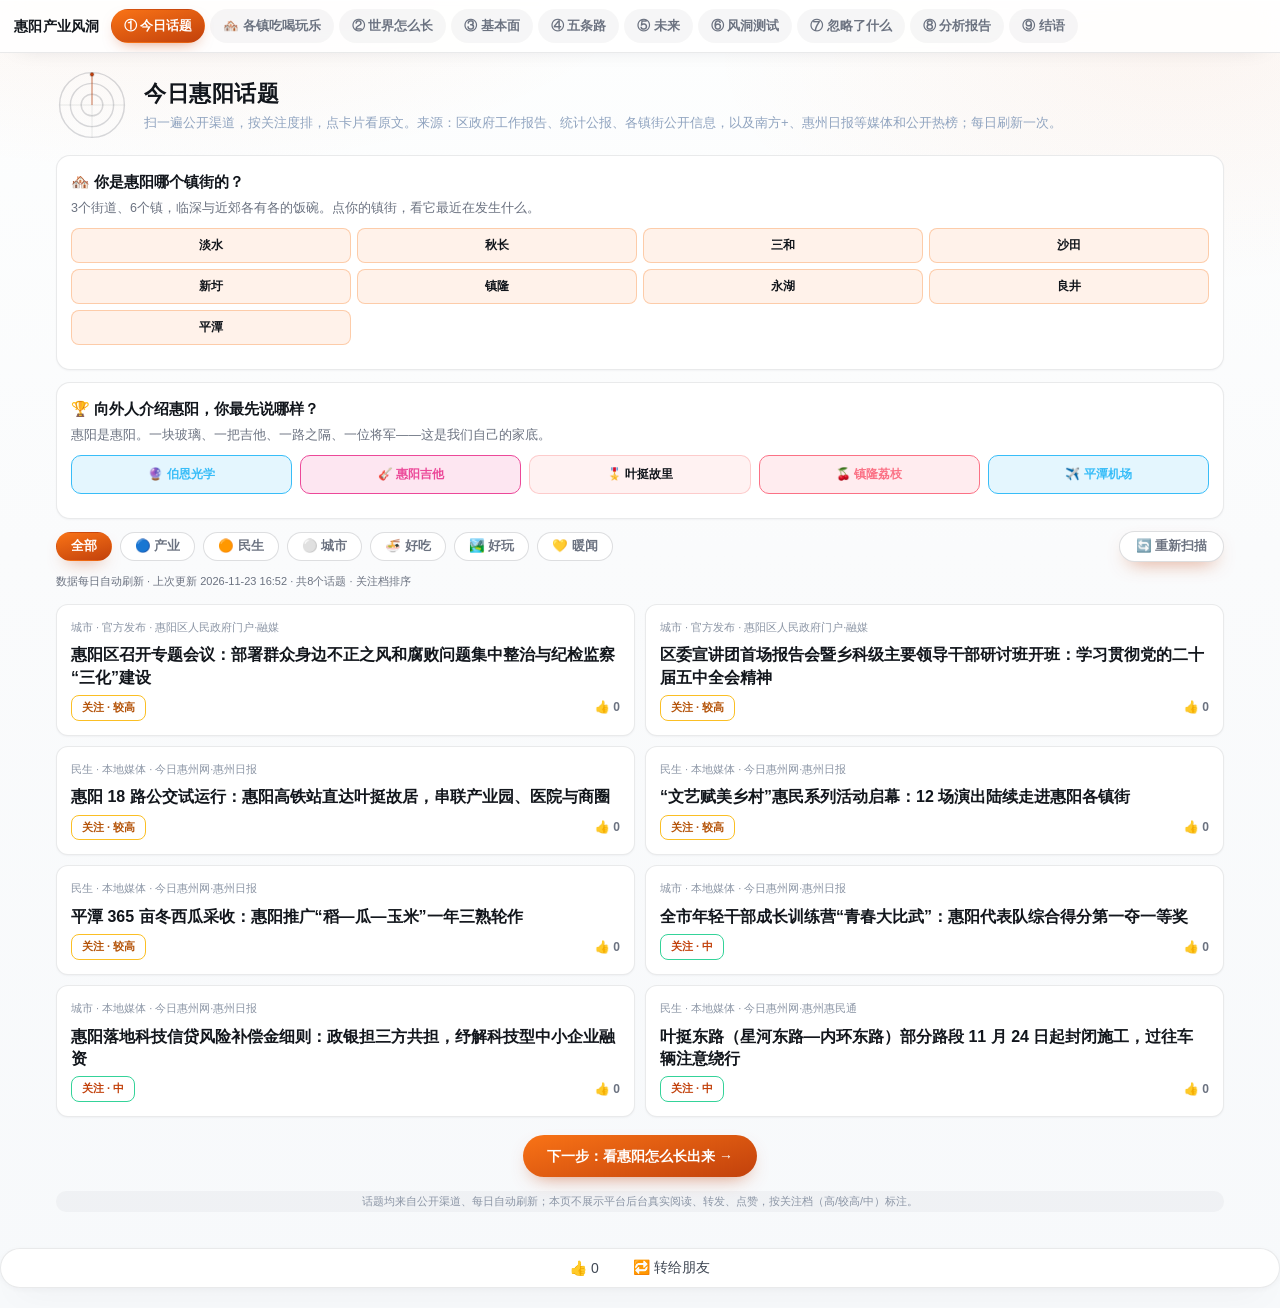
<file: index.html>
<!doctype html>
<html lang="zh-CN"><head><meta charset="utf-8"><meta name="viewport" content="width=device-width,initial-scale=1">
<title>惠阳产业风洞 · 今日话题</title>
<style>
*{box-sizing:border-box}
body{margin:0;background:#080b12;color:#e6edf3;font:14px/1.6 -apple-system,"PingFang SC","Microsoft YaHei",sans-serif}
.nav{position:sticky;top:0;z-index:50;display:flex;gap:5px;align-items:center;padding:9px 14px;background:rgba(8,11,18,.95);border-bottom:1px solid #1b2434;backdrop-filter:blur(8px);overflow-x:auto}
.nav b{font-size:14px;margin-right:6px;letter-spacing:.5px;flex:none}
.nav a{background:#131c2b;color:#93a4bd;border:1px solid #22304a;padding:6px 12px;border-radius:20px;font-size:12.5px;text-decoration:none;white-space:nowrap;flex:none}
.nav a.on{background:#ea580c;border-color:#f97316;color:#fff;font-weight:600}
.wrap{max-width:720px;margin:auto;padding:16px}
.head{display:flex;align-items:center;gap:16px;margin-bottom:14px}
.radar{width:72px;height:72px;flex:none;position:relative}
h1{font-size:22px;margin:0 0 2px;letter-spacing:.5px}
.sub{color:#8fa3bf;font-size:13px;margin:0}
.toolbar{display:flex;gap:8px;align-items:center;margin-bottom:10px;flex-wrap:wrap}
.cat{background:#131c2b;color:#93a4bd;border:1px solid #22304a;padding:5px 14px;border-radius:16px;font-size:12.5px;cursor:pointer;transition:.2s}
.cat.on{background:#ea580c;border-color:#f97316;color:#fff;font-weight:600}
.refresh{background:#f59e0b;color:#1a1206;border:0;padding:6px 16px;border-radius:16px;font-size:12.5px;font-weight:700;cursor:pointer;margin-left:auto}
.refresh:active{transform:scale(.96)}
.scan-info{font-size:11px;color:#5b6b82;margin-bottom:12px}
.next{text-align:center;margin-top:18px}
.next a{background:#ea580c;color:#fff;padding:10px 24px;border-radius:8px;text-decoration:none;font-weight:600;display:inline-block}
.disc{margin-top:14px;font-size:11px;color:#5b6b82;text-align:center}
@keyframes fd{from{opacity:0;transform:translateY(8px)}to{opacity:1;transform:none}}
@keyframes spin{to{transform:rotate(360deg)}}
.scanline{transform-origin:center;animation:spin 3s linear infinite}
.scanline.fast{animation-duration:.8s}
@keyframes pulse{0%,100%{opacity:.4}50%{opacity:1}}
.pulse{animation:pulse 1.5s ease-in-out infinite}
</style><link rel="stylesheet" href="ui/premium.css">
<script>/* premium 样式偶发 503：失败自动重试一次 */
(function(){var r={};Array.prototype.forEach.call(
document.querySelectorAll('link[rel="stylesheet"][href*="premium"]'),
function(l){l.addEventListener("error",function(){if(r[l.href])return;r[l.href]=1;
var s=document.createElement("link");s.rel="stylesheet";
s.href=l.href.split("?")[0]+"?retry="+Date.now();document.head.appendChild(s);});});})();</script>
</head><body>

<div class="nav">
  <b>惠阳产业风洞</b>
  <a href="index.html" class="on">① 今日话题</a>
  <a href="town.html">🏘️ 各镇吃喝玩乐</a>
  <a href="network.html">② 世界怎么长</a>
  <a href="who.html">③ 基本面</a>
  <a href="choices.html">④ 五条路</a>
  <a href="future.html">⑤ 未来</a>
  <a href="windtunnel.html">⑥ 风洞测试</a>
  <a href="blindspot.html">⑦ 忽略了什么</a>
  <a href="report.html">⑧ 分析报告</a>
  <a href="ending.html">⑨ 结语</a>
</div>

<div class="wrap">
  <div class="head">
    <svg class="radar" viewBox="0 0 80 80">
      <circle cx="40" cy="40" r="36" fill="none" stroke="#1c2739" stroke-width="1"/>
      <circle cx="40" cy="40" r="24" fill="none" stroke="#1c2739" stroke-width="1"/>
      <circle cx="40" cy="40" r="12" fill="none" stroke="#1c2739" stroke-width="1"/>
      <line x1="40" y1="4" x2="40" y2="76" stroke="#1c2739" stroke-width="1"/>
      <line x1="4" y1="40" x2="76" y2="40" stroke="#1c2739" stroke-width="1"/>
      <g class="scanline" id="scanline">
        <line x1="40" y1="40" x2="40" y2="6" stroke="#f97316" stroke-width="1.5" opacity="0.8"/>
        <circle cx="40" cy="6" r="2" fill="#f97316"/>
      </g>
    </svg>
    <div>
      <h1>今日惠阳话题</h1>
      <p class="sub">扫一遍公开渠道，按关注度排，点卡片看原文。来源：区政府工作报告、统计公报、各镇街公开信息，以及南方+、惠州日报等媒体和公开热榜；每日刷新一次。</p>
    </div>
  </div>

  <!-- 你是哪个镇街的 -->
  <div style="margin:12px 0;padding:14px;background:linear-gradient(135deg,#2a1506,#0f172a);border:1px solid #f97316;border-radius:14px">
    <div style="font-size:15px;font-weight:800;color:#fff;margin-bottom:4px">🏘️ 你是惠阳哪个镇街的？</div>
    <div style="font-size:12.5px;color:#94a3b8;margin-bottom:10px">3个街道、6个镇，临深与近郊各有各的饭碗。点你的镇街，看它最近在发生什么。</div>
    <div id="townGrid" style="display:grid;grid-template-columns:repeat(4,1fr);gap:6px"></div>
    <div id="townOut" style="margin-top:10px;font-size:12.5px;color:#cbd5e1;line-height:1.6"></div>
  </div>

  <!-- 惠阳骄傲 -->
  <div style="margin:12px 0;padding:14px;background:linear-gradient(135deg,#241a08,#0f172a);border:1px solid #fbbf24;border-radius:14px">
    <div style="font-size:15px;font-weight:800;color:#fff;margin-bottom:4px">🏆 向外人介绍惠阳，你最先说哪样？</div>
    <div style="font-size:12.5px;color:#94a3b8;margin-bottom:10px">惠阳是惠阳。一块玻璃、一把吉他、一路之隔、一位将军——这是我们自己的家底。</div>
    <div id="proudGrid" style="display:flex;gap:8px;flex-wrap:wrap"></div>
    <div id="proudOut" style="margin-top:10px;font-size:12.5px;color:#cbd5e1;line-height:1.6"></div>
  </div>


  <div class="toolbar">
    <button class="cat on" data-c="all">全部</button>
    <button class="cat" data-c="ind">🔵 产业</button>
    <button class="cat" data-c="life">🟠 民生</button>
    <button class="cat" data-c="city">⚪ 城市</button>
    <button class="cat" data-c="food">🍜 好吃</button>
    <button class="cat" data-c="fun">🏞️ 好玩</button>
    <button class="cat" data-c="gossip">💛 暖闻</button>
    <button class="refresh" id="btnScan">🔄 重新扫描</button>
  </div>
  <div class="scan-info" id="scanInfo">正在读取当日话题…</div>

  <div id="topicList"></div>

  <div class="next"><a href="network.html">下一步：看惠阳怎么长出来 →</a></div>
  <div class="disc">话题均来自公开渠道、每日自动刷新；本页不展示平台后台真实阅读、转发、点赞，按关注档（高/较高/中）标注。</div>
</div>

<script>
let curCat="all";
let liveTopics=[];

const catMap={industry:"ind",livelihood:"life",city:"city",food:"food",fun:"fun",gossip:"gossip"};
let allData=[];
let hotMeta={};

// 读取当日话题快照（由数据雷达每日生成、推送）
async function loadHot(){
  let j;
  for(let a=0;a<3;a++){
    try{
      const r=await fetch("hot.json?ts="+Date.now());
      if(!r.ok) throw new Error("http "+r.status);
      j=await r.json(); break;
    }catch(e){ if(a===2) throw e; await new Promise(s=>setTimeout(s,500)); }
  }
  hotMeta=j;
  allData=j.items.map(it=>({
    t:it.title, c:catMap[it.cat]||"city",
    src:it.source, srcLevel:it.srcLevel, url:it.url, d:it.summary,
    live:it.live, tier:it.tier
  }));
}

function allTopics(){return allData;}

function esc(s){return String(s==null?"":s).replace(/[&<>"']/g,c=>({"&":"&amp;","<":"&lt;",">":"&gt;",'"':"&quot;","'":"&#39;"}[c]));}
function render(){
  let list=curCat==="all"?allTopics():allTopics().filter(x=>x.c===curCat);
  const grads={ind:"linear-gradient(135deg,#1e3a8a,#0f1a2e)",life:"linear-gradient(135deg,#7c2d12,#1a0f0f)",city:"linear-gradient(135deg,#374151,#0f1a2e)",food:"linear-gradient(135deg,#7c2d12,#2a1506)",fun:"linear-gradient(135deg,#155e63,#0f1a2e)",gossip:"linear-gradient(135deg,#78350f,#241a08)"};
  const catName={ind:"产业",life:"民生",city:"城市",food:"好吃",fun:"好玩",gossip:"暖闻"};
  const tierColor={"高":"#f87171","较高":"#fbbf24","中":"#34d399"};
  const el=document.getElementById("topicList");
  el.style.cssText="display:grid;grid-template-columns:1fr 1fr;gap:10px";
  el.innerHTML=list.map((x)=>{
    const liveBadge=x.live?'<span style="background:#dc2626;color:#fff;font-size:9px;padding:1px 5px;border-radius:3px;margin-left:5px">实时</span>':'';
    const tc=tierColor[x.tier]||"#34d399";
    return `<div class="tcard" data-t="${esc(x.t)}" style="background:${grads[x.c]||grads.city};border-radius:12px;padding:14px;cursor:pointer">
      <div style="font-size:11px;color:#94a3b8">${catName[x.c]||"城市"}${liveBadge} · ${esc(x.srcLevel||"")} · ${esc(x.src||"")}</div>
      <div style="font-size:16px;font-weight:800;color:#fff;margin:8px 0 6px;line-height:1.4">${esc(x.t)}</div>
      <div style="display:flex;align-items:center;justify-content:space-between">
        <span style="font-size:11px;font-weight:800;color:${tc};border:1px solid ${tc};border-radius:8px;padding:3px 10px">关注 · ${esc(x.tier||"")}</span>
        <span class="likeBtn" onclick="event.stopPropagation();like(this,'${esc(x.t)}')" style="font-size:12px;color:#94a3b8;cursor:pointer">👍 <b class="ln">0</b></span>
      </div>
      <div class="detail" style="font-size:11.5px;color:#cbd5e1;margin-top:8px;display:none">${esc(x.d||"")}${x.url?'<div style="margin-top:8px"><a href="'+esc(x.url)+'" target="_blank" rel="noopener nofollow" style="color:#7dd3fc;text-decoration:underline" onclick="event.stopPropagation()">查看原始报道 ↗</a></div>':''}</div>
    </div>`;
  }).join("")||'<div style="grid-column:1/-1;color:#5b6b82;text-align:center;padding:26px 0">今日话题快照暂不可用（读取失败），可点「重新扫描」重试；页面其余内容不受影响。</div>';
  document.querySelectorAll("#topicList .tcard").forEach(c=>{
    c.onclick=()=>{const d=c.querySelector(".detail");d.style.display=d.style.display==="none"?"block":"none";};
  });
}
function like(el,t){
  let n=parseInt(el.querySelector(".ln").textContent)+1;
  el.querySelector(".ln").textContent=n;
  localStorage.setItem("like_"+t,n);
  el.style.transform="scale(1.2)";setTimeout(()=>el.style.transform="",200);
}
document.querySelectorAll(".cat").forEach(b=>{
  b.onclick=()=>{
    document.querySelectorAll(".cat").forEach(x=>x.classList.remove("on"));
    b.classList.add("on");
    curCat=b.dataset.c;
    render();
  };
});

function scanText(){
  return `数据每日自动刷新 · 上次更新 ${hotMeta.updated||"—"} · 共${allData.length}个话题 · 关注档排序`;
}

document.getElementById("btnScan").onclick=async function(){
  this.innerHTML='<span class="pulse">⏳</span> 扫描中…';
  document.getElementById("scanInfo").textContent="雷达旋转中，正在读取当日话题快照…";
  document.getElementById("scanline").classList.add("fast");
  try{
    await loadHot();
    this.innerHTML="🔄 重新扫描";
    document.getElementById("scanline").classList.remove("fast");
    document.getElementById("scanInfo").textContent=scanText();
  }catch(e){
    this.innerHTML="🔄 重新扫描";
    document.getElementById("scanline").classList.remove("fast");
    document.getElementById("scanInfo").textContent="扫描失败：快照暂不可用（请检查网络后重试）；页面其余内容不受影响。";
  }
  render();
};

(async()=>{
  let hotOk=true;
  try{ await loadHot(); }
  catch(e){ hotOk=false; hotMeta={}; allData=[]; }
  document.getElementById("scanInfo").textContent=hotOk?scanText():"今日话题快照暂不可用（读取失败），可点「重新扫描」重试；页面其余内容不受影响。";
  render();
})();
</script>

<div class="likebar">
  <button onclick="likePage()">👍 <span id="pcount">0</span></button>
  <button onclick="sharePage()">🔁 转给朋友</button>
</div>
<style>
.likebar{position:relative;bottom:auto;transform:none;display:flex;justify-content:center;align-items:center;margin:20px 0;background:rgba(15,23,42,.96);border:1px solid #f97316;border-radius:24px;padding:9px 20px;gap:22px;z-index:999;box-shadow:0 6px 24px rgba(0,0,0,.6)}
.likebar button{background:none;border:none;color:#e2e8f0;font-size:14px;cursor:pointer}
.likebar button:active{transform:scale(1.15)}
</style>
<script>
(function(){
  var k="like_"+location.pathname;
  var n=parseInt(localStorage.getItem(k)||"0");
  document.getElementById("pcount").textContent=n;
  window.likePage=function(){n++;localStorage.setItem(k,n);document.getElementById("pcount").textContent=n;};
  window.sharePage=function(){
    var m=document.getElementById("shareModal");
    if(!m){
      m=document.createElement("div");m.id="shareModal";
      m.style.cssText="position:fixed;inset:0;background:rgba(0,0,0,.8);z-index:9999;display:flex;align-items:center;justify-content:center;padding:20px";
      m.onclick=function(){m.remove();};
      m.innerHTML='<div style="background:#0f172a;padding:20px;border-radius:14px;text-align:center" onclick="event.stopPropagation()"><div style="color:#fff;font-size:14px;margin-bottom:12px">截图二维码，发给朋友/群</div><img src="https://api.qrserver.com/v1/create-qr-code/?size=200x200&data='+encodeURIComponent(location.href)+'" style="width:200px;height:200px;background:#fff;padding:8px;border-radius:8px"><div style="color:#94a3b8;font-size:12px;margin-top:12px">扫码打开</div></div>';
      document.body.appendChild(m);
    }
    navigator.clipboard && navigator.clipboard.writeText(location.href);
  };
})();
</script>
<script>
// 你是惠阳哪个镇街的
(function(){
  const TOWNS=[
    {n:"淡水",tag:"区中心·惠阳站",say:"区政府驻地，深汕高铁枢纽、老城商圈。"},
    {n:"秋长",tag:"伯恩·吉他·将军故里",say:"伯恩8万就业、吉他之乡、叶挺纪念园。"},
    {n:"三和",tag:"千亿园区",say:"象岭智慧科技产业园、具身智能主战场。"},
    {n:"沙田",tag:"温泉·舞麒麟",say:"润杨溪谷温泉、舞麒麟非遗。"},
    {n:"新圩",tag:"临深门户",say:"紧贴深圳，万洋科技城、产业一体化前沿。"},
    {n:"镇隆",tag:"荔枝之乡",say:"镇隆荔枝国家地标，山顶水库山野。"},
    {n:"永湖",tag:"慈姑·车载光学",say:"吊沥慈姑、伯恩车载光学基地。"},
    {n:"良井",tag:"汤粉·三黄鸡",say:"良井汤粉、三黄鸡，凤栖良田。"},
    {n:"平潭",tag:"机场·四季绿",say:"惠州平潭机场、都市蔬菜基地。"}
  ];
  document.getElementById("townGrid").innerHTML=TOWNS.map(t=>
    `<button onclick="pickTown('${t.n}')" style="background:#f9731622;border:1px solid #f9731644;color:#fdba74;border-radius:8px;padding:8px 4px;cursor:pointer;font-size:12px;font-weight:700">${t.n}</button>`
  ).join("");
  window.pickTown=function(n){
    const t=TOWNS.find(x=>x.n===n);if(!t)return;
    document.getElementById("townOut").innerHTML=`你是<b style="color:#fb923c">${t.n}人</b>——${t.tag}。<br>${t.say}<br><span style="color:#6b7280">这个镇街在惠阳这盘棋里，占的是${t.tag}这个位置。</span>`;
  };
})();
</script>
<script>
// 惠阳骄傲：向外人先说什么
(function(){
  const KEY="huiyang_proud_v1";
  const opts=[
    {k:"glass",label:"🔮 伯恩光学",c:"#38bdf8",say:"一块玻璃，全球智能设备外观结构龙头。"},
    {k:"guitar",label:"🎸 惠阳吉他",c:"#ec4899",say:"秋长吉他销40多国、半小时配齐。"},
    {k:"ye",label:"🎖️ 叶挺故里",c:"#f87171",say:"将军故里，红色客乡。"},
    {k:"lychee",label:"🍒 镇隆荔枝",c:"#fb7185",say:"国家地理标志，荔枝之乡。"},
    {k:"airport",label:"✈️ 平潭机场",c:"#38bdf8",say:"惠州机场，临深交通枢纽。"}
  ];
  let d=JSON.parse(localStorage.getItem(KEY)||'{}');
  opts.forEach(o=>{if(typeof d[o.k]!=="number")d[o.k]=0;});
  document.getElementById("proudGrid").innerHTML=opts.map(o=>
    `<button onclick="pickProud('${o.k}')" style="flex:1;min-width:80px;background:${o.c}22;border:1px solid ${o.c};color:${o.c};border-radius:10px;padding:10px 6px;cursor:pointer;font-size:12px;font-weight:700">${o.label}</button>`
  ).join("");
  window.pickProud=function(k){
    if(localStorage.getItem(KEY+"_done"))return;
    d[k]++;localStorage.setItem(KEY,JSON.stringify(d));localStorage.setItem(KEY+"_done","1");
    const my=opts.find(o=>o.k===k);
    document.getElementById("proudOut").innerHTML=`你选了<b style="color:${my.c}">${my.label}</b>。<br>这是你本机的记录——${my.say}<br>惠阳是惠阳，这就是我们的家底。`;
  };
})();
</script>
</body></html>
</file>
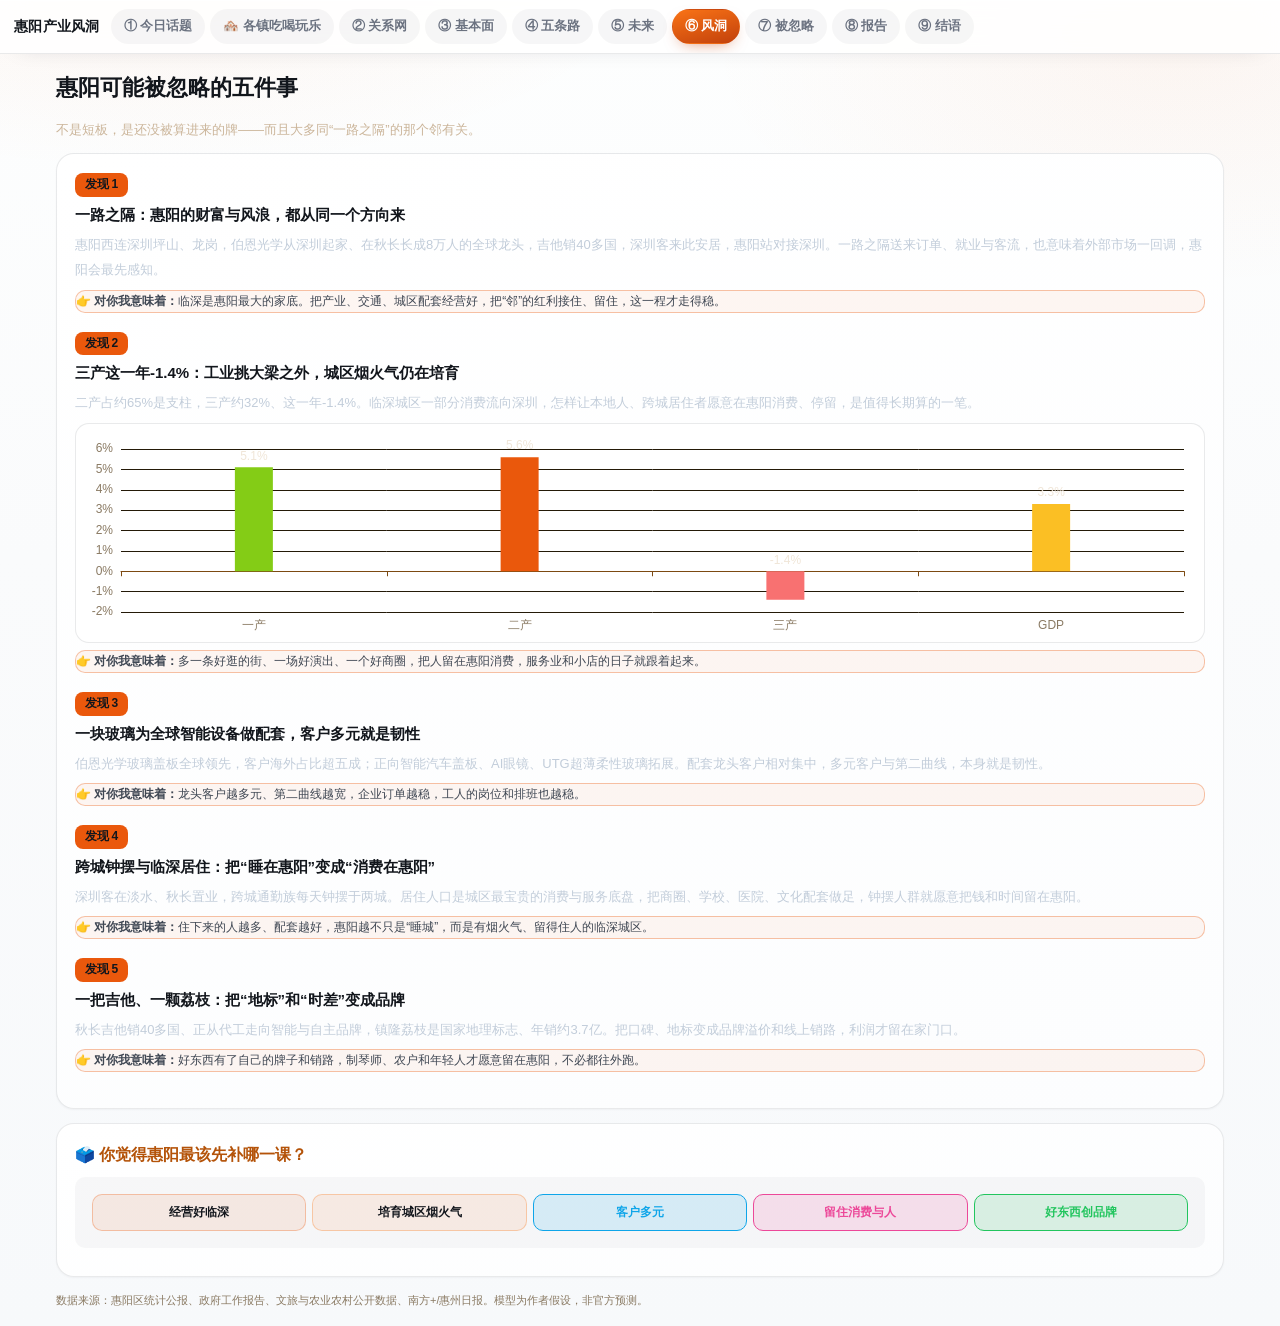
<file: blindspot.html>
<!doctype html>
<html lang="zh-CN"><head><meta charset="utf-8"><meta name="viewport" content="width=device-width,initial-scale=1">
<title>惠阳被忽略的</title>
<script src="lib/echarts.min.js"></script>
<script src="model.js?v=20261012f"></script>
<style>
*{box-sizing:border-box}
body{margin:0;background:#080b12;color:#e6edf3;font:14px/1.65 -apple-system,"PingFang SC","Microsoft YaHei",sans-serif}
.nav{position:sticky;top:0;z-index:50;display:flex;gap:5px;align-items:center;padding:9px 14px;background:rgba(8,11,18,.95);border-bottom:1px solid #1b2434;overflow-x:auto}
.nav b{font-size:14px;margin-right:6px;flex:none}
.nav a{background:#131c2b;color:#93a4bd;border:1px solid #22304a;padding:6px 12px;border-radius:20px;font-size:12.5px;text-decoration:none;white-space:nowrap;flex:none}
.nav a.on{background:#ea580c;border-color:#f97316;color:#fff;font-weight:600}
.wrap{max-width:680px;margin:auto;padding:16px}
.card{background:#0e1523;border:1px solid #1c2739;border-radius:14px;padding:18px;margin-bottom:14px}
h1{font-size:22px;margin:0 0 4px}.sub{color:#cbb59a;font-size:13px}
h2{font-size:16px;margin:0 0 6px}
.finding{margin-bottom:18px}
.finding .num{display:inline-block;background:#ea580c;color:#fff;border-radius:8px;padding:2px 10px;font-size:12px;font-weight:700;margin-bottom:6px}
.finding .t{font-size:15px;font-weight:700;color:#fff;margin-bottom:4px}
.finding .d{font-size:13px;color:#c2cdda;line-height:1.95}
.chart{width:100%;height:220px;margin-top:8px}
.means{margin-top:7px;font-size:12px;color:#fed7aa;line-height:1.75}
.vote{background:#131c2b;border-radius:10px;padding:14px;margin-top:8px}
.vote button{flex:1;min-width:70px;border-radius:10px;padding:10px 6px;cursor:pointer;font-size:11.5px;font-weight:700;margin:3px}
</style><link rel="stylesheet" href="ui/premium.css">
<script>/* premium 样式偶发 503：失败自动重试一次 */
(function(){var r={};Array.prototype.forEach.call(
document.querySelectorAll('link[rel="stylesheet"][href*="premium"]'),
function(l){l.addEventListener("error",function(){if(r[l.href])return;r[l.href]=1;
var s=document.createElement("link");s.rel="stylesheet";
s.href=l.href.split("?")[0]+"?retry="+Date.now();document.head.appendChild(s);});});})();</script>
</head><body>

<div class="nav">
  <b>惠阳产业风洞</b>
  <a href="index.html">① 今日话题</a><a href="town.html">🏘️ 各镇吃喝玩乐</a><a href="network.html">② 关系网</a><a href="who.html">③ 基本面</a><a href="choices.html">④ 五条路</a><a href="future.html">⑤ 未来</a><a href="windtunnel.html" class="on">⑥ 风洞</a><a href="blindspot.html">⑦ 被忽略</a><a href="report.html">⑧ 报告</a><a href="ending.html">⑨ 结语</a>
</div>

<div class="wrap">
  <h1>惠阳可能被忽略的五件事</h1>
  <p class="sub">不是短板，是还没被算进来的牌——而且大多同“一路之隔”的那个邻有关。</p>

  <div class="card" style="margin-top:12px">
    <div class="finding">
      <div class="num">发现 1</div>
      <div class="t">一路之隔：惠阳的财富与风浪，都从同一个方向来</div>
      <div class="d">惠阳西连深圳坪山、龙岗，伯恩光学从深圳起家、在秋长长成8万人的全球龙头，吉他销40多国，深圳客来此安居，惠阳站对接深圳。一路之隔送来订单、就业与客流，也意味着外部市场一回调，惠阳会最先感知。</div>
      <div class="means">👉 <b>对你我意味着：</b>临深是惠阳最大的家底。把产业、交通、城区配套经营好，把“邻”的红利接住、留住，这一程才走得稳。</div>
    </div>
    <div class="finding">
      <div class="num">发现 2</div>
      <div class="t">三产这一年-1.4%：工业挑大梁之外，城区烟火气仍在培育</div>
      <div class="d">二产占约65%是支柱，三产约32%、这一年-1.4%。临深城区一部分消费流向深圳，怎样让本地人、跨城居住者愿意在惠阳消费、停留，是值得长期算的一笔。</div>
      <div id="spChart" class="chart"></div>
      <div class="means">👉 <b>对你我意味着：</b>多一条好逛的街、一场好演出、一个好商圈，把人留在惠阳消费，服务业和小店的日子就跟着起来。</div>
    </div>
    <div class="finding">
      <div class="num">发现 3</div>
      <div class="t">一块玻璃为全球智能设备做配套，客户多元就是韧性</div>
      <div class="d">伯恩光学玻璃盖板全球领先，客户海外占比超五成；正向智能汽车盖板、AI眼镜、UTG超薄柔性玻璃拓展。配套龙头客户相对集中，多元客户与第二曲线，本身就是韧性。</div>
      <div class="means">👉 <b>对你我意味着：</b>龙头客户越多元、第二曲线越宽，企业订单越稳，工人的岗位和排班也越稳。</div>
    </div>
    <div class="finding">
      <div class="num">发现 4</div>
      <div class="t">跨城钟摆与临深居住：把“睡在惠阳”变成“消费在惠阳”</div>
      <div class="d">深圳客在淡水、秋长置业，跨城通勤族每天钟摆于两城。居住人口是城区最宝贵的消费与服务底盘，把商圈、学校、医院、文化配套做足，钟摆人群就愿意把钱和时间留在惠阳。</div>
      <div class="means">👉 <b>对你我意味着：</b>住下来的人越多、配套越好，惠阳越不只是“睡城”，而是有烟火气、留得住人的临深城区。</div>
    </div>
    <div class="finding">
      <div class="num">发现 5</div>
      <div class="t">一把吉他、一颗荔枝：把“地标”和“时差”变成品牌</div>
      <div class="d">秋长吉他销40多国、正从代工走向智能与自主品牌，镇隆荔枝是国家地理标志、年销约3.7亿。把口碑、地标变成品牌溢价和线上销路，利润才留在家门口。</div>
      <div class="means">👉 <b>对你我意味着：</b>好东西有了自己的牌子和销路，制琴师、农户和年轻人才愿意留在惠阳，不必都往外跑。</div>
    </div>
  </div>

  <div class="card" style="border-color:#fbbf24">
    <h2>🗳️ 你觉得惠阳最该先补哪一课？</h2>
    <div class="vote" id="voteGrid" style="display:flex;flex-wrap:wrap"></div>
    <div id="voteOut" style="margin-top:10px;font-size:12.5px;color:#cbd5e1"></div>
  </div>

  <div style="font-size:11px;color:#8a7a63;line-height:1.8">数据来源：惠阳区统计公报、政府工作报告、文旅与农业农村公开数据、南方+/惠州日报。模型为作者假设，非官方预测。</div>
</div>
<script>
// 2025 三次产业与GDP增速（突出三产-1.4%）
echarts.init(document.getElementById('spChart')).setOption({
  backgroundColor:'transparent',
  grid:{left:45,right:20,top:25,bottom:30},
  xAxis:{type:'category',data:['一产','二产','三产','GDP'],axisLabel:{color:'#8a7a63'},axisLine:{lineStyle:{color:'#7c4a12'}}},
  yAxis:{type:'value',axisLabel:{color:'#8a7a63',formatter:'{value}%'},splitLine:{lineStyle:{color:'#241a08'}}},
  series:[{type:'bar',barWidth:38,
    data:[
      {value:5.1,itemStyle:{color:'#84cc16'}},
      {value:5.6,itemStyle:{color:'#ea580c'}},
      {value:-1.4,itemStyle:{color:'#f87171'}},
      {value:3.3,itemStyle:{color:'#fbbf24'}}],
    label:{show:true,position:'top',color:'#f0e6d8',formatter:'{c}%'}}]
});
(function(){
  const KEY="huiyang_vote_v1";
  const opts=[
    {k:"neighbor",label:"经营好临深",c:"#ea580c"},
    {k:"service",label:"培育城区烟火气",c:"#f97316"},
    {k:"diversify",label:"客户多元",c:"#0ea5e9"},
    {k:"live",label:"留住消费与人",c:"#ec4899"},
    {k:"brand",label:"好东西创品牌",c:"#22c55e"}
  ];
  let d=JSON.parse(localStorage.getItem(KEY)||'{}');
  opts.forEach(o=>{if(typeof d[o.k]!=="number")d[o.k]=0;});
  document.getElementById('voteGrid').innerHTML=opts.map(o=>
    `<button style="background:${o.c}22;border:1px solid ${o.c};color:${o.c}" onclick="pick('${o.k}')">${o.label}</button>`).join("");
  window.pick=function(k){
    const cur=opts.find(o=>o.k===k);
    if(localStorage.getItem(KEY+"_done")){
      document.getElementById('voteOut').innerHTML=`你这一票投给了 <b style="color:${cur.c}">${cur.label}</b>。`;return;
    }
    d[k]++;localStorage.setItem(KEY,JSON.stringify(d));localStorage.setItem(KEY+"_done","1");
    document.getElementById('voteOut').innerHTML=`你这一票投给了 <b style="color:${cur.c}">${cur.label}</b>。<span style="color:#8a7a63">（本机选择，不同人的投票暂不汇总，不代表全体）</span>`;
  };
})();
</script>
</body></html>
</file>
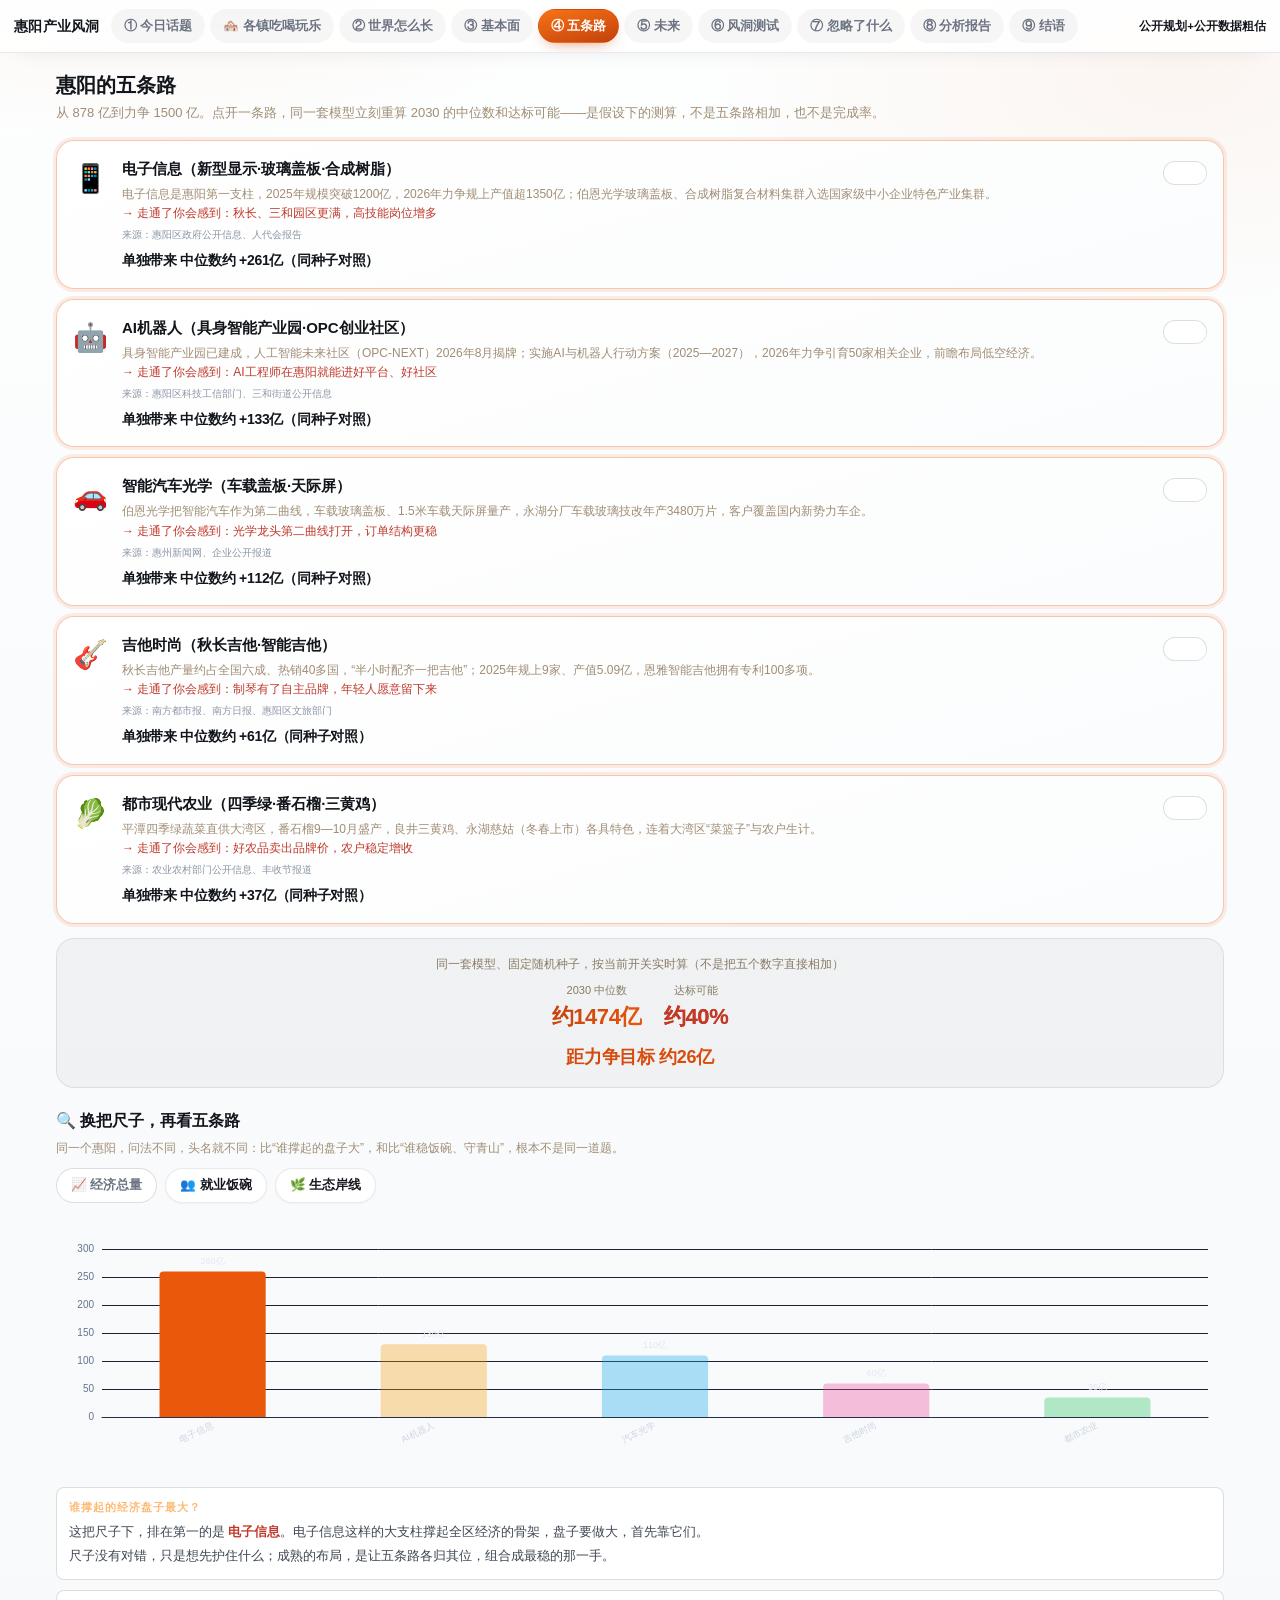
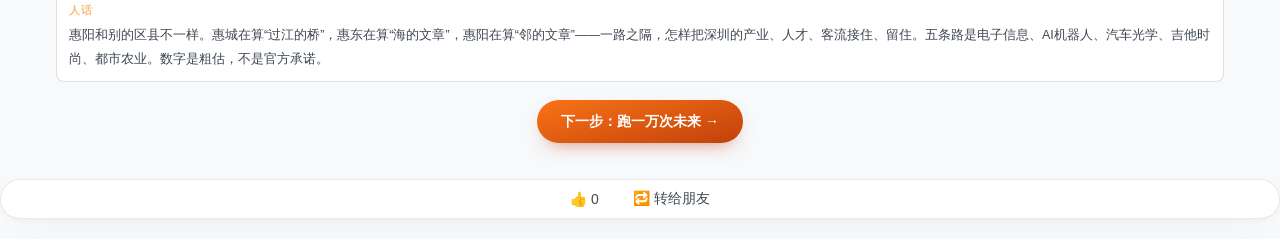
<file: choices.html>
<!doctype html>
<html lang="zh-CN"><head><meta charset="utf-8"><meta name="viewport" content="width=device-width,initial-scale=1">
<title>惠阳产业风洞 · 五条路</title>
<style>
*{box-sizing:border-box}
body{margin:0;background:#080b12;color:#e6edf3;font:14px/1.6 -apple-system,"PingFang SC","Microsoft YaHei",sans-serif}
.nav{position:sticky;top:0;z-index:50;display:flex;gap:5px;align-items:center;padding:9px 14px;background:rgba(8,11,18,.95);border-bottom:1px solid #1b2434;overflow-x:auto}
.nav b{font-size:14px;margin-right:6px;flex:none}
.nav a{background:#131c2b;color:#93a4bd;border:1px solid #22304a;padding:6px 12px;border-radius:20px;font-size:12.5px;text-decoration:none;white-space:nowrap;flex:none}
.nav a.on{background:#ea580c;border-color:#f97316;color:#fff;font-weight:600}
.nav .sp{margin-left:auto;font-size:11.5px;color:#8a7a63;flex:none}
.wrap{max-width:800px;margin:auto;padding:16px}
h1{font-size:20px;margin:0 0 2px}
.sub{color:#a08d75;font-size:13px;margin:0 0 16px}
.path{background:#0e1523;border:1px solid #1c2739;border-radius:12px;padding:16px;margin-bottom:10px;display:flex;gap:14px;align-items:flex-start;cursor:pointer;transition:.2s}
.path:hover{border-color:#f97316}
.path.off{opacity:.4}
.path .icon{font-size:28px;flex:none}
.path .body{flex:1}
.path .t{font-size:15px;font-weight:700;margin-bottom:4px}
.path .d{font-size:12px;color:#a08d75;line-height:1.6}
.path .src{font-size:10px;color:#8a7a63;margin-top:4px}
.path .num{font-size:14px;font-weight:700;color:#fbbf24;margin-top:6px}
.switch{width:44px;height:24px;background:#1c2739;border-radius:12px;position:relative;flex:none;margin-top:4px;transition:.2s}
.switch::after{content:'';position:absolute;width:20px;height:20px;background:#6b7280;border-radius:50%;top:2px;left:2px;transition:.2s}
.path.on .switch{background:#ea580c}
.path.on .switch::after{left:22px;background:#fff}
.gap{background:#0a0f1a;border:1px solid #1c2739;border-radius:12px;padding:16px;margin-top:14px;text-align:center}
.gap .big{font-size:28px;font-weight:800;color:#fbbf24}
.next{text-align:center;margin-top:18px}
.next a{background:#ea580c;color:#fff;padding:10px 24px;border-radius:8px;text-decoration:none;font-weight:600;display:inline-block}
.plain{background:#2a1506;border:1px solid #7c4a12;border-left:3px solid #f97316;border-radius:8px;padding:10px 12px;font-size:12.5px;line-height:1.9;color:#f5e6d3;margin-top:10px}
.plain .lab{display:block;font-size:10.5px;font-weight:800;color:#fdba74;letter-spacing:1px;margin-bottom:3px}
</style><link rel="stylesheet" href="ui/premium.css">
<script>/* premium 样式偶发 503：失败自动重试一次 */
(function(){var r={};Array.prototype.forEach.call(
document.querySelectorAll('link[rel="stylesheet"][href*="premium"]'),
function(l){l.addEventListener("error",function(){if(r[l.href])return;r[l.href]=1;
var s=document.createElement("link");s.rel="stylesheet";
s.href=l.href.split("?")[0]+"?retry="+Date.now();document.head.appendChild(s);});});})();</script>
</head><body>

<div class="nav">
  <b>惠阳产业风洞</b>
  <a href="index.html">① 今日话题</a>
  <a href="town.html">🏘️ 各镇吃喝玩乐</a>
  <a href="network.html">② 世界怎么长</a>
  <a href="who.html">③ 基本面</a>
  <a href="choices.html" class="on">④ 五条路</a>
  <a href="future.html">⑤ 未来</a>
  <a href="windtunnel.html">⑥ 风洞测试</a>
  <a href="blindspot.html">⑦ 忽略了什么</a>
  <a href="report.html">⑧ 分析报告</a>
  <a href="ending.html">⑨ 结语</a>
  <span class="sp">公开规划+公开数据粗估</span>
</div>

<div class="wrap">
  <h1>惠阳的五条路</h1>
  <p class="sub">从 878 亿到力争 1500 亿。点开一条路，同一套模型立刻重算 2030 的中位数和达标可能——是假设下的测算，不是五条路相加，也不是完成率。</p>

  <div class="path on" data-i="0">
    <div class="icon">📱</div>
    <div class="body">
      <div class="t">电子信息（新型显示·玻璃盖板·合成树脂）</div>
      <div class="d">电子信息是惠阳第一支柱，2025年规模突破1200亿，2026年力争规上产值超1350亿；伯恩光学玻璃盖板、合成树脂复合材料集群入选国家级中小企业特色产业集群。<br><span style="color:#fdba74">→ 走通了你会感到：秋长、三和园区更满，高技能岗位增多</span></div>
      <div class="src">来源：惠阳区政府公开信息、人代会报告</div>
      <div class="num">…</div>
    </div>
    <div class="switch"></div>
  </div>

  <div class="path on" data-i="1">
    <div class="icon">🤖</div>
    <div class="body">
      <div class="t">AI机器人（具身智能产业园·OPC创业社区）</div>
      <div class="d">具身智能产业园已建成，人工智能未来社区（OPC-NEXT）2026年8月揭牌；实施AI与机器人行动方案（2025—2027），2026年力争引育50家相关企业，前瞻布局低空经济。<br><span style="color:#fdba74">→ 走通了你会感到：AI工程师在惠阳就能进好平台、好社区</span></div>
      <div class="src">来源：惠阳区科技工信部门、三和街道公开信息</div>
      <div class="num">…</div>
    </div>
    <div class="switch"></div>
  </div>

  <div class="path on" data-i="2">
    <div class="icon">🚗</div>
    <div class="body">
      <div class="t">智能汽车光学（车载盖板·天际屏）</div>
      <div class="d">伯恩光学把智能汽车作为第二曲线，车载玻璃盖板、1.5米车载天际屏量产，永湖分厂车载玻璃技改年产3480万片，客户覆盖国内新势力车企。<br><span style="color:#fdba74">→ 走通了你会感到：光学龙头第二曲线打开，订单结构更稳</span></div>
      <div class="src">来源：惠州新闻网、企业公开报道</div>
      <div class="num">…</div>
    </div>
    <div class="switch"></div>
  </div>

  <div class="path on" data-i="3">
    <div class="icon">🎸</div>
    <div class="body">
      <div class="t">吉他时尚（秋长吉他·智能吉他）</div>
      <div class="d">秋长吉他产量约占全国六成、热销40多国，“半小时配齐一把吉他”；2025年规上9家、产值5.09亿，恩雅智能吉他拥有专利100多项。<br><span style="color:#fdba74">→ 走通了你会感到：制琴有了自主品牌，年轻人愿意留下来</span></div>
      <div class="src">来源：南方都市报、南方日报、惠阳区文旅部门</div>
      <div class="num">…</div>
    </div>
    <div class="switch"></div>
  </div>

  <div class="path on" data-i="4">
    <div class="icon">🥬</div>
    <div class="body">
      <div class="t">都市现代农业（四季绿·番石榴·三黄鸡）</div>
      <div class="d">平潭四季绿蔬菜直供大湾区，番石榴9—10月盛产，良井三黄鸡、永湖慈姑（冬春上市）各具特色，连着大湾区“菜篮子”与农户生计。<br><span style="color:#fdba74">→ 走通了你会感到：好农品卖出品牌价，农户稳定增收</span></div>
      <div class="src">来源：农业农村部门公开信息、丰收节报道</div>
      <div class="num">…</div>
    </div>
    <div class="switch"></div>
  </div>

  <div class="gap">
    <div style="font-size:12px;color:#8a7a63;margin-bottom:8px">同一套模型、固定随机种子，按当前开关实时算（不是把五个数字直接相加）</div>
    <div style="display:flex;gap:22px;justify-content:center;flex-wrap:wrap;margin-bottom:8px">
      <div><div style="font-size:11px;color:#8a7a63">2030 中位数</div><div class="big" id="curP50" style="font-size:22px;margin:0">—</div></div>
      <div><div style="font-size:11px;color:#8a7a63">达标可能</div><div class="big" id="curHit" style="font-size:22px;color:#fdba74;margin:0">—</div></div>
    </div>
    <div class="big" id="gapNum" style="font-size:18px;margin:0">—</div>
  </div>

  <h2 style="font-size:16px;margin:20px 0 4px">🔍 换把尺子，再看五条路</h2>
  <div style="font-size:12px;color:#a08d75;margin-bottom:10px;line-height:1.7">同一个惠阳，问法不同，头名就不同：比“谁撑起的盘子大”，和比“谁稳饭碗、守青山”，根本不是同一道题。</div>
  <div style="display:flex;gap:8px;flex-wrap:wrap;margin-bottom:12px">
    <button class="rbtn" data-k="gdp"  style="background:#ea580c;border:1px solid #f97316;color:#fff;padding:8px 14px;border-radius:18px;font-size:12.5px;cursor:pointer">📈 经济总量</button>
    <button class="rbtn" data-k="jobs" style="background:#131c2b;border:1px solid #22304a;color:#93a4bd;padding:8px 14px;border-radius:18px;font-size:12.5px;cursor:pointer">👥 就业饭碗</button>
    <button class="rbtn" data-k="eco"  style="background:#131c2b;border:1px solid #22304a;color:#93a4bd;padding:8px 14px;border-radius:18px;font-size:12.5px;cursor:pointer">🌿 生态岸线</button>
  </div>
  <div id="rulerChart" style="width:100%;height:262px"></div>
  <div id="rulerText" class="plain" style="margin-top:10px"></div>

  <div class="plain">
    <span class="lab">人话</span>
    惠阳和别的区县不一样。惠城在算“过江的桥”，惠东在算“海的文章”，惠阳在算“邻的文章”——一路之隔，怎样把深圳的产业、人才、客流接住、留住。五条路是电子信息、AI机器人、汽车光学、吉他时尚、都市农业。数字是粗估，不是官方承诺。
  </div>

  <div class="next"><a href="future.html">下一步：跑一万次未来 →</a></div>
</div>

<script src="lib/echarts.min.js"></script>
<script src="model.js?v=20261012f"></script>
<script>
const SEED=42,N=4000,P=HT.DEFAULT_PATHS;
const full=HT.run(SEED,N,P);
const margin=P.map((p,j)=>{
  const off=P.filter((_,k)=>k!==j);
  return full.p50-HT.run(SEED,N,off).p50;
});
document.querySelectorAll(".path").forEach(card=>{
  const i=+card.dataset.i;
  card.querySelector(".num").textContent="单独带来 中位数约 +"+Math.round(margin[i])+"亿（同种子对照）";
  card.onclick=()=>{card.classList.toggle("on");recalc();};
});
function activePaths(){
  return [...document.querySelectorAll(".path")]
    .filter(c=>c.classList.contains("on"))
    .map(c=>P[+c.dataset.i]);
}
function recalc(){
  const paths=activePaths();
  let p50,hit;
  if(paths.length===P.length){p50=full.p50;hit=full.hit;}
  else if(paths.length===0){p50=HT.BASE;hit=0;}
  else{const r=HT.run(SEED,N,paths);p50=r.p50;hit=r.hit;}
  const gap=HT.TARGET-p50;
  document.getElementById("curP50").textContent="约"+Math.round(p50)+"亿";
  document.getElementById("curHit").textContent="约"+Math.round(hit)+"%";
  const gn=document.getElementById("gapNum");
  gn.textContent=gap>0?("距力争目标 约"+Math.round(gap)+"亿"):"已到力争目标";
  gn.style.color=gap<=0?"#34d399":gap<100?"#fbbf24":"#f87171";
}
recalc();
</script>

<script>
// 价值实验：换把尺子，五条路重新排序
const VT = HT.valueTable();
const RMETA = {
  gdp:  {q: "谁撑起的经济盘子最大？",
    note: "电子信息这样的大支柱撑起全区经济的骨架，盘子要做大，首先靠它们。"},
  jobs: {q: "每多投一亿元，谁带回的饭碗最多？",
    note: "吉他、都市农业每亿元带动的岗位是大项目的好几倍，它们守着千家万户的日子，也守着年轻人留在家乡的理由。"},
  eco:  {q: "谁对绿水青山更友好？",
    note: "都市农业、吉他文化的生态友好度最高。绿水青山本身就是惠阳的家底，守住它，才有长久的发展。"}
};
const rulerChart = echarts.init(document.getElementById("rulerChart"));
const rbtns = document.querySelectorAll(".rbtn");
function drawRuler(k) {
  const sorted = VT[k], top = sorted[0];   // 已按该尺子降序
  rulerChart.setOption({
    backgroundColor: "transparent",
    grid: {left: 46, right: 16, top: 34, bottom: 60},
    xAxis: {type: "category", data: sorted.map(x => x.name),
      axisLabel: {color: "#cbd5e1", fontSize: 9, interval: 0, rotate: 26},
      axisTick: {show: false}, axisLine: {lineStyle: {color: "#22304a"}}},
    yAxis: {type: "value", axisLabel: {color: "#64748b", fontSize: 10},
      splitLine: {lineStyle: {color: "#1b2434"}}},
    series: [{type: "bar", barWidth: "48%",
      data: sorted.map(x => ({value: x.val,
        itemStyle: {color: (x.name === top.name ? x.color : x.color + "55"), borderRadius: [4, 4, 0, 0]}})),
      label: {show: true, position: "top", color: "#e2e8f0", fontSize: 9,
        formatter: p => p.value + sorted[p.dataIndex].unit}}]
  }, true);
  document.getElementById("rulerText").innerHTML =
    '<span class="lab">' + RMETA[k].q + '</span>这把尺子下，排在第一的是 <b style="color:#fdba74">' + top.name + '</b>。' + RMETA[k].note +
    '<br>尺子没有对错，只是想先护住什么；成熟的布局，是让五条路各归其位，组合成最稳的那一手。';
  rbtns.forEach(b => {
    const on = b.dataset.k === k;
    b.style.background = on ? "#ea580c" : "#131c2b";
    b.style.color = on ? "#fff" : "#93a4bd";
    b.style.border = on ? "1px solid #f97316" : "1px solid #22304a";
  });
}
rbtns.forEach(b => b.onclick = () => drawRuler(b.dataset.k));
drawRuler("gdp");
window.addEventListener("resize", () => rulerChart.resize());
</script>

<div class="likebar">
  <button onclick="likePage()">👍 <span id="pcount">0</span></button>
  <button onclick="sharePage()">🔁 转给朋友</button>
</div>
<style>
.likebar{position:relative;bottom:auto;transform:none;display:flex;justify-content:center;margin:20px 0;background:rgba(15,23,42,.96);border:1px solid #f97316;border-radius:24px;padding:9px 20px;gap:22px;z-index:999;box-shadow:0 6px 24px rgba(0,0,0,.6)}
.likebar button{background:none;border:none;color:#e2e8f0;font-size:14px;cursor:pointer}
.likebar button:active{transform:scale(1.15)}
</style>
<script>
(function(){
  var k="like_"+location.pathname;
  var n=parseInt(localStorage.getItem(k)||"0");
  document.getElementById("pcount").textContent=n;
  window.likePage=function(){n++;localStorage.setItem(k,n);document.getElementById("pcount").textContent=n;};
  window.sharePage=function(){
    var m=document.getElementById("shareModal");
    if(!m){
      m=document.createElement("div");m.id="shareModal";
      m.style.cssText="position:fixed;inset:0;background:rgba(0,0,0,.8);z-index:9999;display:flex;align-items:center;justify-content:center;padding:20px";
      m.onclick=function(){m.remove();};
      m.innerHTML='<div style="background:#0f172a;padding:20px;border-radius:14px;text-align:center" onclick="event.stopPropagation()"><div style="color:#fff;font-size:14px;margin-bottom:12px">截图二维码，发给朋友/群</div><img src="https://api.qrserver.com/v1/create-qr-code/?size=200x200&data='+encodeURIComponent(location.href)+'" style="width:200px;height:200;background:#fff;padding:8px;border-radius:8px"><div style="color:#94a3b8;font-size:12px;margin-top:12px">扫码打开</div></div>';
      document.body.appendChild(m);
    }
    navigator.clipboard && navigator.clipboard.writeText(location.href);
  };
})();
</script>
</body></html>
</file>
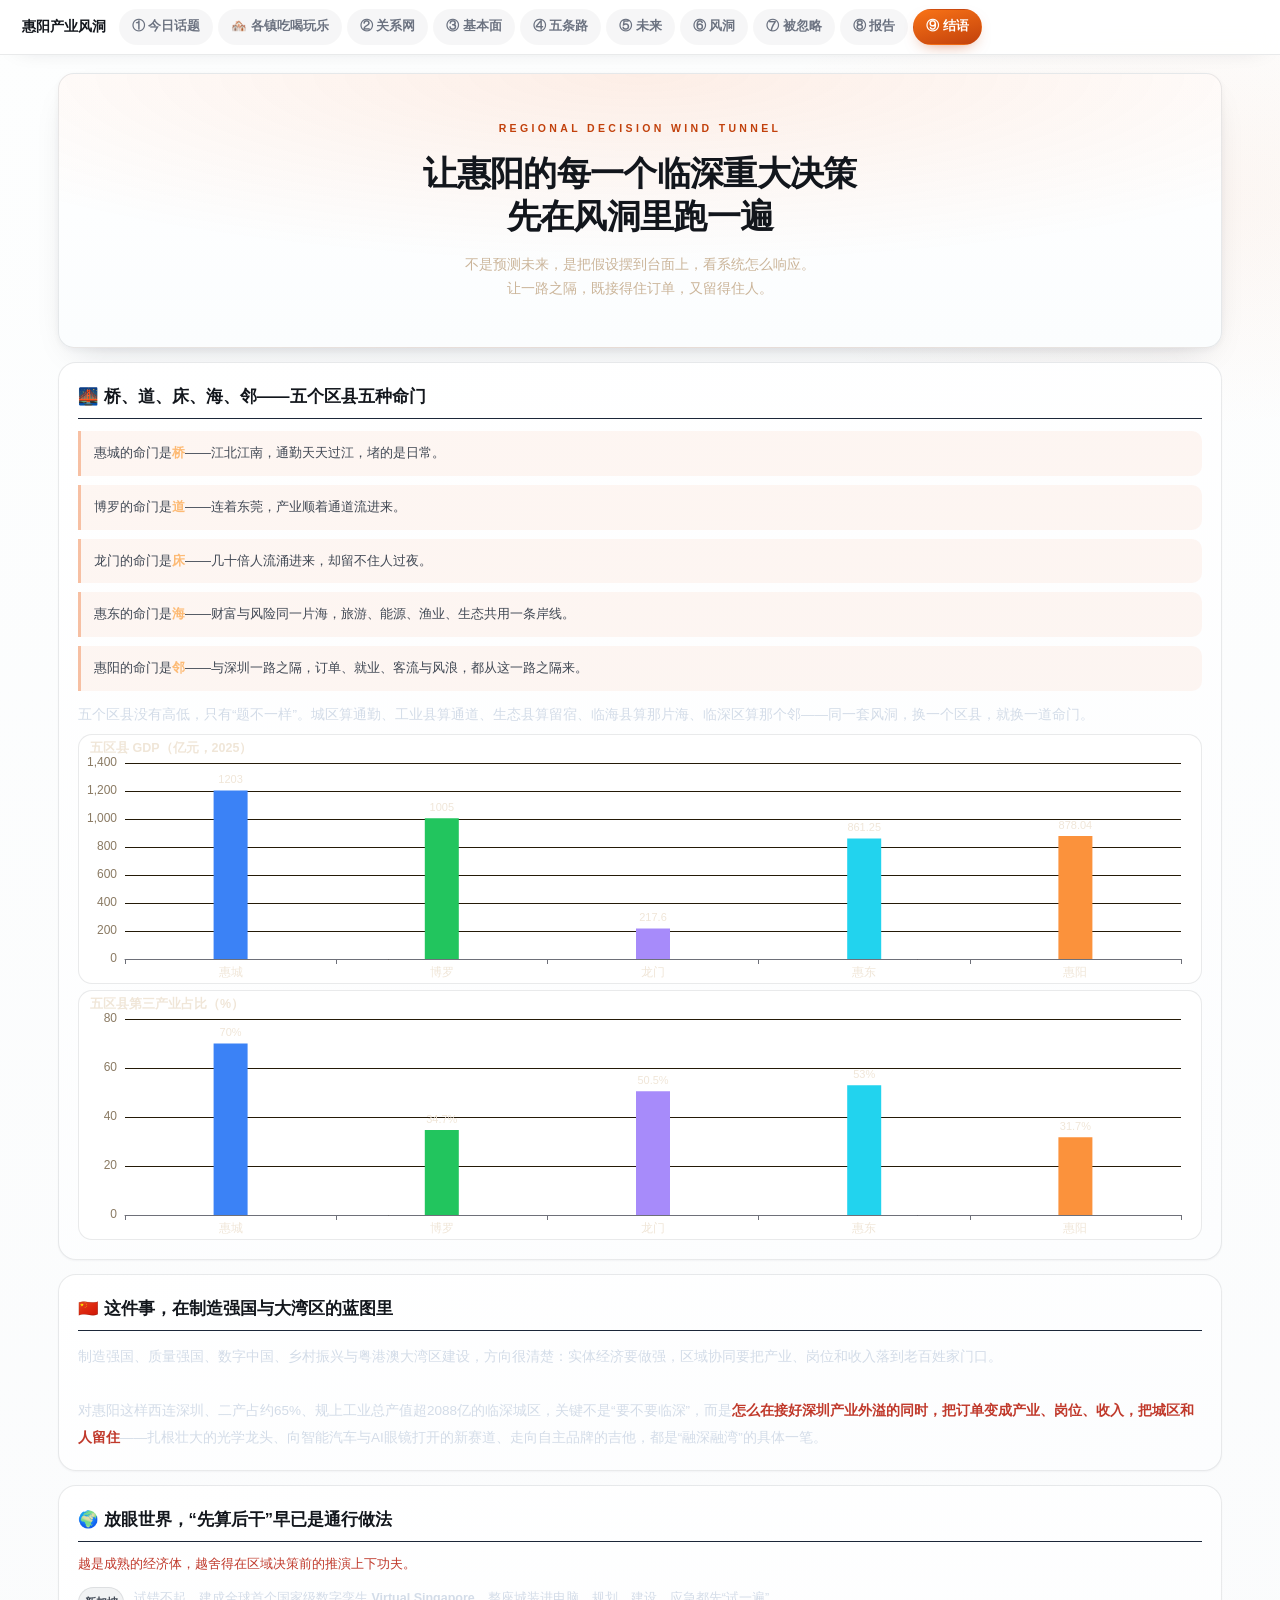
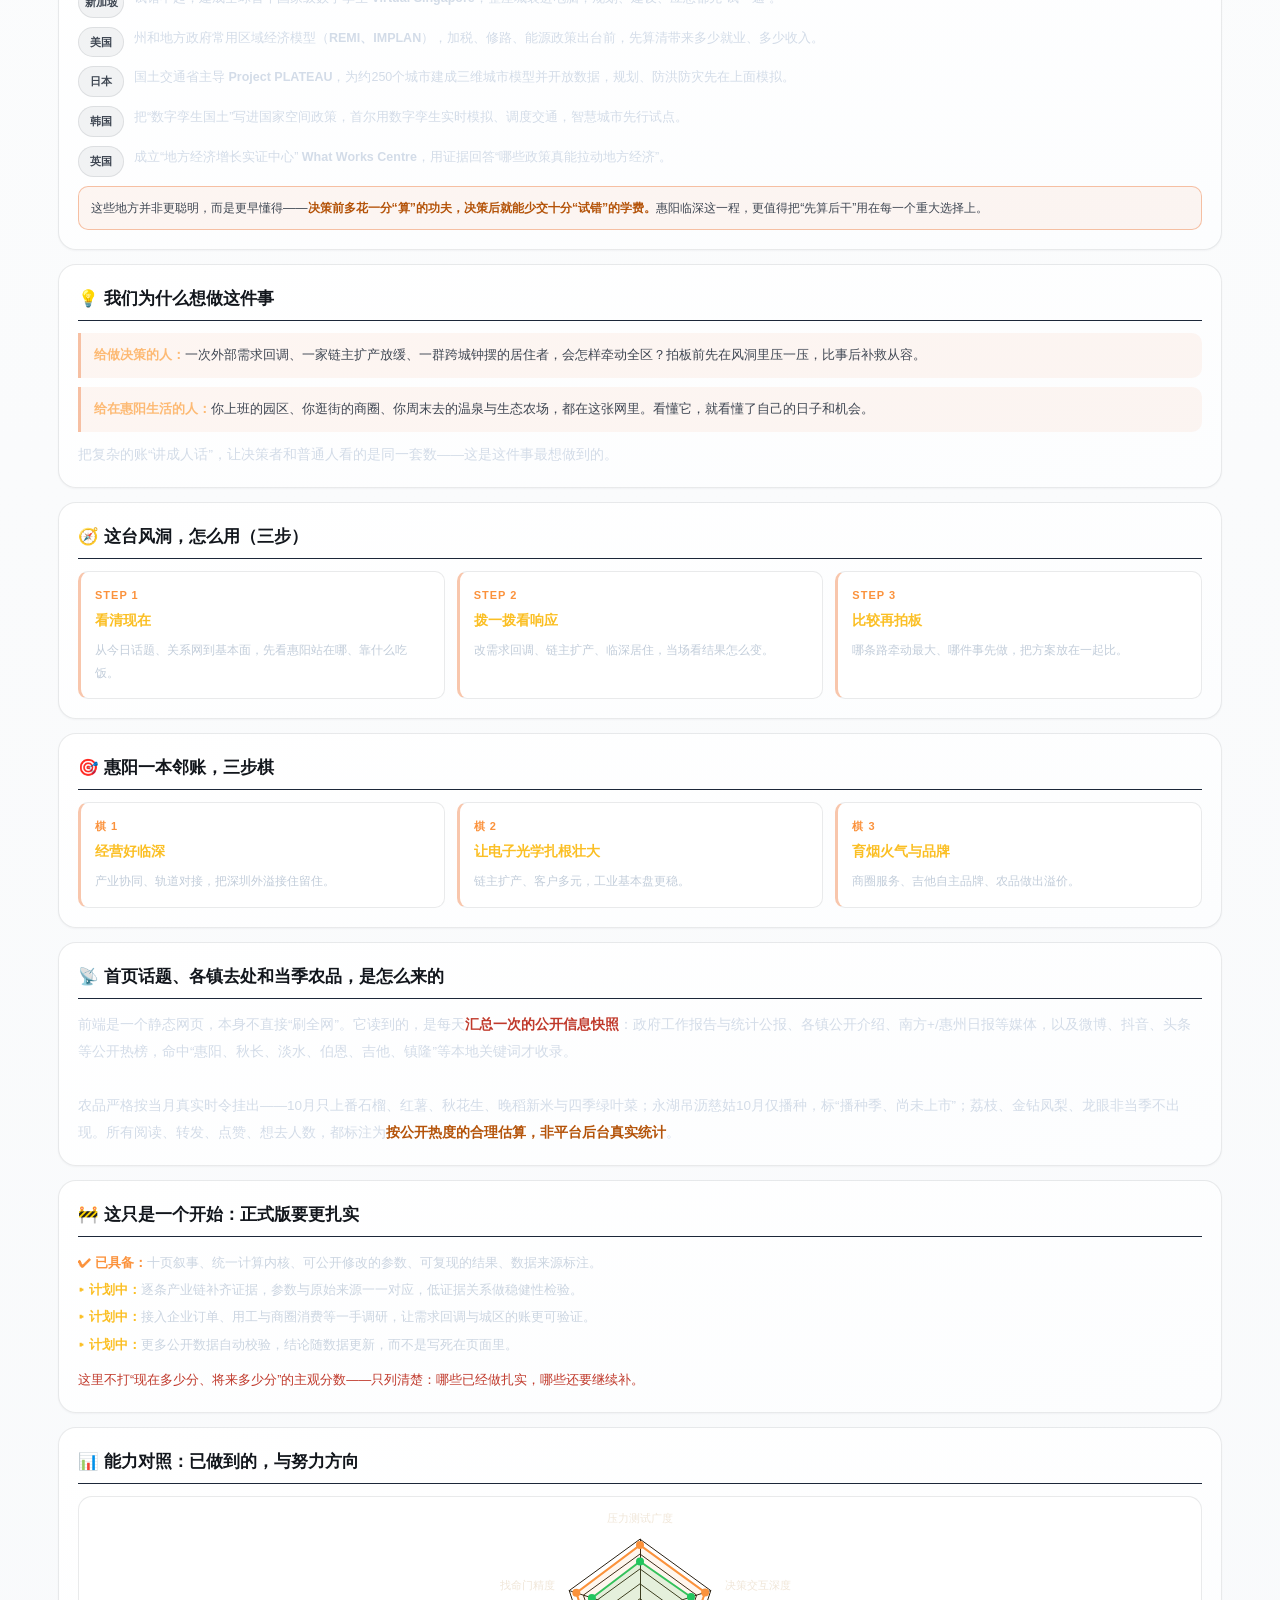
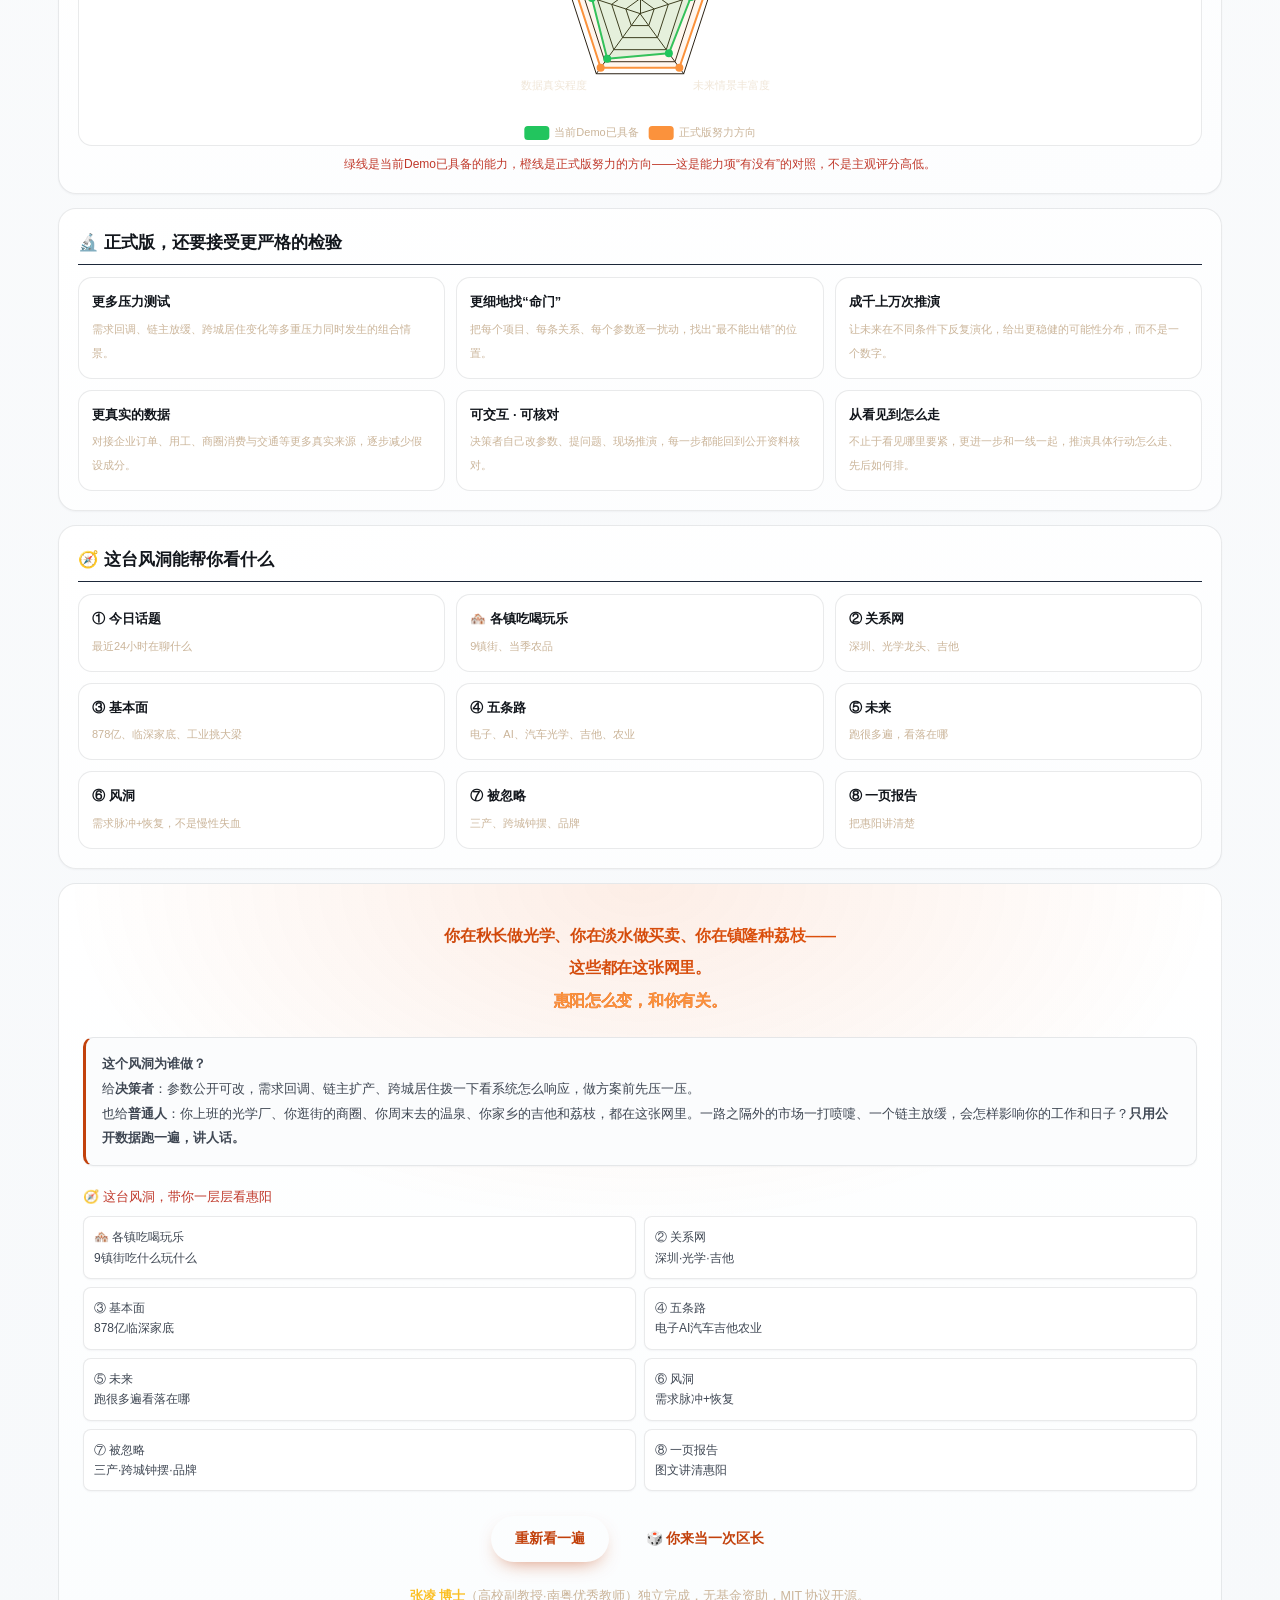
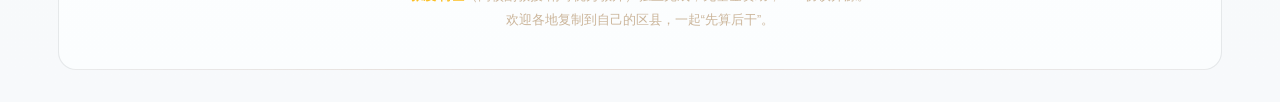
<file: ending.html>
<!doctype html>
<html lang="zh-CN"><head><meta charset="utf-8"><meta name="viewport" content="width=device-width,initial-scale=1">
<title>让每一个临深重大决策，先跑一遍 · 惠阳产业风洞</title>
<script src="lib/echarts.min.js"></script>
<style>
*{box-sizing:border-box}
body{margin:0;background:#080b12;color:#e6edf3;font:14px/1.7 -apple-system,"PingFang SC","Microsoft YaHei",sans-serif}
.nav{position:sticky;top:0;z-index:50;display:flex;gap:5px;align-items:center;padding:9px 14px;background:rgba(8,11,18,.95);border-bottom:1px solid #1b2434;overflow-x:auto}
.nav span{font-weight:800;color:#fff;padding:6px 8px;white-space:nowrap}
.nav a{background:#131c2b;color:#93a4bd;border:1px solid #22304a;padding:6px 12px;border-radius:20px;font-size:12.5px;text-decoration:none;white-space:nowrap;flex:none}
.nav a.on{background:#ea580c;border-color:#f97316;color:#fff;font-weight:600}
.wrap{max-width:880px;margin:auto;padding:18px}
.hero{text-align:center;padding:46px 22px;background:radial-gradient(ellipse at top,#2a1503 0%,#0a0f1a 70%);border:1px solid #1c2739;border-radius:16px;margin-bottom:14px}
.hero .kick{font-size:12px;letter-spacing:3px;color:#fb923c;margin-bottom:14px}
.hero h1{font-size:26px;line-height:1.5;margin:0}
.hero p{font-size:13.5px;color:#cbb59a;margin:14px 0 0;line-height:1.8}
.card{background:#0e1523;border:1px solid #1c2739;border-radius:12px;padding:19px;margin-bottom:14px}
.card h2{font-size:16.5px;margin:0 0 12px;padding-bottom:8px;border-bottom:1px solid #1c2739}
.quote{border-left:3px solid #fb923c;background:#0a0f1a;border-radius:0 8px 8px 0;padding:10px 13px;margin:9px 0;font-size:13px;color:#fbe7d3;line-height:1.9}
.quote b{color:#fdba74}
.deep{font-size:13.5px;line-height:2;color:#d3dce8}
.why{display:grid;grid-template-columns:repeat(3,1fr);gap:12px}
@media(max-width:700px){.why{grid-template-columns:1fr}}
.step{background:#0a0f1a;border:1px solid #1c2739;border-radius:10px;padding:14px}
.step .n{font-size:11px;font-weight:800;color:#fb923c;letter-spacing:1px}
.step h3{font-size:13.5px;margin:6px 0;color:#fbbf24}
.step p{font-size:12px;color:#c2cdda;margin:0;line-height:1.85}
.grid6{display:grid;grid-template-columns:repeat(3,1fr);gap:11px}
@media(max-width:700px){.grid6{grid-template-columns:1fr 1fr}}
.feat{background:#0a0f1a;border:1px solid #1c2739;border-radius:10px;padding:13px}
.feat b{font-size:12.8px;color:#e6edf3;display:block;margin-bottom:4px}
.feat span{font-size:11px;color:#cbb59a;line-height:1.7}
.chart{width:100%;height:250px;margin-top:6px}
.check{font-size:13px;line-height:2.1;color:#cbd5e1}
.check .yes{color:#fb923c;font-weight:700}.check .plan{color:#fbbf24;font-weight:700}
.closing{text-align:center;padding:36px 24px;background:linear-gradient(160deg,#2a1503,#0a0f1a);border:1px solid #c2570a;border-radius:14px;margin-bottom:14px}
.closing .big{font-size:15.5px;line-height:2.1;color:#e6edf3}.closing .big b{color:#fb923c}
.sign{font-size:12.5px;color:#cbb59a;margin-top:18px;line-height:1.9}.sign b{color:#fbbf24}
.btn{background:#ea580c;color:#fff;border:0;padding:11px 24px;border-radius:8px;font-size:14px;font-weight:600;cursor:pointer;text-decoration:none;display:inline-block;margin:4px}
.btn.ghost{background:transparent;border:1px solid #7c4a12;color:#f0e6d8}
.row{display:flex;gap:10px;margin-bottom:9px;align-items:flex-start}
.flag{flex:none;width:46px;background:#7c2d12;color:#fdba74;border-radius:7px;padding:5px 0;text-align:center;font-size:11px;font-weight:700}
.row .txt{flex:1;font-size:12.5px;color:#d3dce8;line-height:1.8}
.worldnote{background:#161207;border:1px solid #4a3a12;border-radius:8px;padding:10px 12px;font-size:12.3px;color:#f0e6d8;margin-top:6px;line-height:1.85}
</style><link rel="stylesheet" href="ui/premium.css">
<script>/* premium 样式偶发 503：失败自动重试一次 */
(function(){var r={};Array.prototype.forEach.call(
document.querySelectorAll('link[rel="stylesheet"][href*="premium"]'),
function(l){l.addEventListener("error",function(){if(r[l.href])return;r[l.href]=1;
var s=document.createElement("link");s.rel="stylesheet";
s.href=l.href.split("?")[0]+"?retry="+Date.now();document.head.appendChild(s);});});})();</script>
</head><body>

<div class="nav">
  <span>惠阳产业风洞</span>
  <a href="index.html">① 今日话题</a><a href="town.html">🏘️ 各镇吃喝玩乐</a><a href="network.html">② 关系网</a><a href="who.html">③ 基本面</a><a href="choices.html">④ 五条路</a><a href="future.html">⑤ 未来</a><a href="windtunnel.html">⑥ 风洞</a><a href="blindspot.html">⑦ 被忽略</a><a href="report.html">⑧ 报告</a><a href="ending.html" class="on">⑨ 结语</a>
</div>

<div class="wrap">
  <div class="hero">
    <div class="kick">REGIONAL DECISION WIND TUNNEL</div>
    <h1>让惠阳的每一个临深重大决策<br>先在风洞里跑一遍</h1>
    <p>不是预测未来，是把假设摆到台面上，看系统怎么响应。<br>让一路之隔，既接得住订单，又留得住人。</p>
  </div>

  <div class="card">
    <h2>🌉 桥、道、床、海、邻——五个区县五种命门</h2>
    <div class="quote">惠城的命门是<b>桥</b>——江北江南，通勤天天过江，堵的是日常。</div>
    <div class="quote">博罗的命门是<b>道</b>——连着东莞，产业顺着通道流进来。</div>
    <div class="quote">龙门的命门是<b>床</b>——几十倍人流涌进来，却留不住人过夜。</div>
    <div class="quote">惠东的命门是<b>海</b>——财富与风险同一片海，旅游、能源、渔业、生态共用一条岸线。</div>
    <div class="quote">惠阳的命门是<b>邻</b>——与深圳一路之隔，订单、就业、客流与风浪，都从这一路之隔来。</div>
    <div class="deep" style="margin-top:10px">五个区县没有高低，只有“题不一样”。城区算通勤、工业县算通道、生态县算留宿、临海县算那片海、临深区算那个邻——同一套风洞，换一个区县，就换一道命门。</div>
    <div id="cmpGdp" class="chart"></div>
    <div id="cmpThird" class="chart"></div>
  </div>

  <div class="card">
    <h2>🇨🇳 这件事，在制造强国与大湾区的蓝图里</h2>
    <div class="deep">
      制造强国、质量强国、数字中国、乡村振兴与粤港澳大湾区建设，方向很清楚：实体经济要做强，区域协同要把产业、岗位和收入落到老百姓家门口。<br><br>
      对惠阳这样西连深圳、二产占约65%、规上工业总产值超2088亿的临深城区，关键不是“要不要临深”，而是<b style="color:#fb923c">怎么在接好深圳产业外溢的同时，把订单变成产业、岗位、收入，把城区和人留住</b>——扎根壮大的光学龙头、向智能汽车与AI眼镜打开的新赛道、走向自主品牌的吉他，都是“融深融湾”的具体一笔。
    </div>
  </div>

  <div class="card">
    <h2>🌍 放眼世界，“先算后干”早已是通行做法</h2>
    <p style="font-size:12.5px;color:#cbb59a;margin:0 0 12px">越是成熟的经济体，越舍得在区域决策前的推演上下功夫。</p>
    <div class="row"><div class="flag">新加坡</div><div class="txt">试错不起，建成全球首个国家级数字孪生 <b>Virtual Singapore</b>，整座城装进电脑，规划、建设、应急都先“试一遍”。</div></div>
    <div class="row"><div class="flag">美国</div><div class="txt">州和地方政府常用区域经济模型（<b>REMI、IMPLAN</b>），加税、修路、能源政策出台前，先算清带来多少就业、多少收入。</div></div>
    <div class="row"><div class="flag">日本</div><div class="txt">国土交通省主导 <b>Project PLATEAU</b>，为约250个城市建成三维城市模型并开放数据，规划、防洪防灾先在上面模拟。</div></div>
    <div class="row"><div class="flag">韩国</div><div class="txt">把“数字孪生国土”写进国家空间政策，首尔用数字孪生实时模拟、调度交通，智慧城市先行试点。</div></div>
    <div class="row"><div class="flag">英国</div><div class="txt">成立“地方经济增长实证中心” <b>What Works Centre</b>，用证据回答“哪些政策真能拉动地方经济”。</div></div>
    <div class="worldnote">这些地方并非更聪明，而是更早懂得——<b style="color:#fbbf24">决策前多花一分“算”的功夫，决策后就能少交十分“试错”的学费。</b>惠阳临深这一程，更值得把“先算后干”用在每一个重大选择上。</div>
  </div>

  <div class="card">
    <h2>💡 我们为什么想做这件事</h2>
    <div class="quote"><b>给做决策的人：</b>一次外部需求回调、一家链主扩产放缓、一群跨城钟摆的居住者，会怎样牵动全区？拍板前先在风洞里压一压，比事后补救从容。</div>
    <div class="quote"><b>给在惠阳生活的人：</b>你上班的园区、你逛街的商圈、你周末去的温泉与生态农场，都在这张网里。看懂它，就看懂了自己的日子和机会。</div>
    <div class="deep" style="margin-top:8px">把复杂的账“讲成人话”，让决策者和普通人看的是同一套数——这是这件事最想做到的。</div>
  </div>

  <div class="card">
    <h2>🧭 这台风洞，怎么用（三步）</h2>
    <div class="why">
      <div class="step"><div class="n">STEP 1</div><h3>看清现在</h3><p>从今日话题、关系网到基本面，先看惠阳站在哪、靠什么吃饭。</p></div>
      <div class="step"><div class="n">STEP 2</div><h3>拨一拨看响应</h3><p>改需求回调、链主扩产、临深居住，当场看结果怎么变。</p></div>
      <div class="step"><div class="n">STEP 3</div><h3>比较再拍板</h3><p>哪条路牵动最大、哪件事先做，把方案放在一起比。</p></div>
    </div>
  </div>

  <div class="card">
    <h2>🎯 惠阳一本邻账，三步棋</h2>
    <div class="why">
      <div class="step"><div class="n">棋 1</div><h3>经营好临深</h3><p>产业协同、轨道对接，把深圳外溢接住留住。</p></div>
      <div class="step"><div class="n">棋 2</div><h3>让电子光学扎根壮大</h3><p>链主扩产、客户多元，工业基本盘更稳。</p></div>
      <div class="step"><div class="n">棋 3</div><h3>育烟火气与品牌</h3><p>商圈服务、吉他自主品牌、农品做出溢价。</p></div>
    </div>
  </div>

  <div class="card">
    <h2>📡 首页话题、各镇去处和当季农品，是怎么来的</h2>
    <div class="deep">
      前端是一个静态网页，本身不直接“刷全网”。它读到的，是每天<b style="color:#fb923c">汇总一次的公开信息快照</b>：政府工作报告与统计公报、各镇公开介绍、南方+/惠州日报等媒体，以及微博、抖音、头条等公开热榜，命中“惠阳、秋长、淡水、伯恩、吉他、镇隆”等本地关键词才收录。<br><br>
      农品严格按当月真实时令挂出——10月只上番石榴、红薯、秋花生、晚稻新米与四季绿叶菜；永湖吊沥慈姑10月仅播种，标“播种季、尚未上市”；荔枝、金钻凤梨、龙眼非当季不出现。所有阅读、转发、点赞、想去人数，都标注为<b style="color:#fbbf24">按公开热度的合理估算，非平台后台真实统计</b>。
    </div>
  </div>

  <div class="card">
    <h2>🚧 这只是一个开始：正式版要更扎实</h2>
    <div class="check">
      <span class="yes">✔ 已具备：</span>十页叙事、统一计算内核、可公开修改的参数、可复现的结果、数据来源标注。<br>
      <span class="plan">▸ 计划中：</span>逐条产业链补齐证据，参数与原始来源一一对应，低证据关系做稳健性检验。<br>
      <span class="plan">▸ 计划中：</span>接入企业订单、用工与商圈消费等一手调研，让需求回调与城区的账更可验证。<br>
      <span class="plan">▸ 计划中：</span>更多公开数据自动校验，结论随数据更新，而不是写死在页面里。
    </div>
    <div class="deep" style="margin-top:10px;color:#cbb59a;font-size:12.5px">这里不打“现在多少分、将来多少分”的主观分数——只列清楚：哪些已经做扎实，哪些还要继续补。</div>
  </div>

  <div class="card">
    <h2>📊 能力对照：已做到的，与努力方向</h2>
    <div id="chRadar" class="chart"></div>
    <p style="font-size:12px;color:#cbb59a;text-align:center;margin:8px 0 0">绿线是当前Demo已具备的能力，橙线是正式版努力的方向——这是能力项“有没有”的对照，不是主观评分高低。</p>
  </div>

  <div class="card">
    <h2>🔬 正式版，还要接受更严格的检验</h2>
    <div class="grid6">
      <div class="feat"><b>更多压力测试</b><span>需求回调、链主放缓、跨城居住变化等多重压力同时发生的组合情景。</span></div>
      <div class="feat"><b>更细地找“命门”</b><span>把每个项目、每条关系、每个参数逐一扰动，找出“最不能出错”的位置。</span></div>
      <div class="feat"><b>成千上万次推演</b><span>让未来在不同条件下反复演化，给出更稳健的可能性分布，而不是一个数字。</span></div>
      <div class="feat"><b>更真实的数据</b><span>对接企业订单、用工、商圈消费与交通等更多真实来源，逐步减少假设成分。</span></div>
      <div class="feat"><b>可交互 · 可核对</b><span>决策者自己改参数、提问题、现场推演，每一步都能回到公开资料核对。</span></div>
      <div class="feat"><b>从看见到怎么走</b><span>不止于看见哪里要紧，更进一步和一线一起，推演具体行动怎么走、先后如何排。</span></div>
    </div>
  </div>

  <div class="card">
    <h2>🧭 这台风洞能帮你看什么</h2>
    <div class="grid6">
      <div class="feat"><b>① 今日话题</b><span>最近24小时在聊什么</span></div>
      <div class="feat"><b>🏘️ 各镇吃喝玩乐</b><span>9镇街、当季农品</span></div>
      <div class="feat"><b>② 关系网</b><span>深圳、光学龙头、吉他</span></div>
      <div class="feat"><b>③ 基本面</b><span>878亿、临深家底、工业挑大梁</span></div>
      <div class="feat"><b>④ 五条路</b><span>电子、AI、汽车光学、吉他、农业</span></div>
      <div class="feat"><b>⑤ 未来</b><span>跑很多遍，看落在哪</span></div>
      <div class="feat"><b>⑥ 风洞</b><span>需求脉冲+恢复，不是慢性失血</span></div>
      <div class="feat"><b>⑦ 被忽略</b><span>三产、跨城钟摆、品牌</span></div>
      <div class="feat"><b>⑧ 一页报告</b><span>把惠阳讲清楚</span></div>
    </div>
  </div>

  <div class="closing">
    <div class="big">
      你在秋长做光学、你在淡水做买卖、你在镇隆种荔枝——<br>
      这些都在这张网里。<br>
      <b>惠阳怎么变，和你有关。</b>
    </div>
    <div style="background:#241503;border:1px solid #7c2d12;border-left:3px solid #fb923c;border-radius:10px;padding:14px 16px;margin:20px 0;font-size:13px;color:#f0e6d8;line-height:1.9;text-align:left">
      <b style="color:#fdba74">这个风洞为谁做？</b><br>
      给<b style="color:#fff">决策者</b>：参数公开可改，需求回调、链主扩产、跨城居住拨一下看系统怎么响应，做方案前先压一压。<br>
      也给<b style="color:#fff">普通人</b>：你上班的光学厂、你逛街的商圈、你周末去的温泉、你家乡的吉他和荔枝，都在这张网里。一路之隔外的市场一打喷嚏、一个链主放缓，会怎样影响你的工作和日子？<b style="color:#fff">只用公开数据跑一遍，讲人话。</b>
    </div>
    <p style="text-align:left;color:#cbb59a;font-size:13px;margin:18px 0 8px">🧭 这台风洞，带你一层层看惠阳</p>
    <div style="display:grid;grid-template-columns:1fr 1fr;gap:8px;text-align:left;margin-bottom:10px">
      <a href="town.html" style="background:#1a1208;border:1px solid #3a2a12;border-radius:8px;padding:10px;color:#f0e6d8;text-decoration:none;font-size:12px">🏘️ 各镇吃喝玩乐<br>9镇街吃什么玩什么</a>
      <a href="network.html" style="background:#1a1208;border:1px solid #3a2a12;border-radius:8px;padding:10px;color:#f0e6d8;text-decoration:none;font-size:12px">② 关系网<br>深圳·光学·吉他</a>
      <a href="who.html" style="background:#1a1208;border:1px solid #3a2a12;border-radius:8px;padding:10px;color:#f0e6d8;text-decoration:none;font-size:12px">③ 基本面<br>878亿临深家底</a>
      <a href="choices.html" style="background:#1a1208;border:1px solid #3a2a12;border-radius:8px;padding:10px;color:#f0e6d8;text-decoration:none;font-size:12px">④ 五条路<br>电子AI汽车吉他农业</a>
      <a href="future.html" style="background:#1a1208;border:1px solid #3a2a12;border-radius:8px;padding:10px;color:#f0e6d8;text-decoration:none;font-size:12px">⑤ 未来<br>跑很多遍看落在哪</a>
      <a href="windtunnel.html" style="background:#1a1208;border:1px solid #3a2a12;border-radius:8px;padding:10px;color:#f0e6d8;text-decoration:none;font-size:12px">⑥ 风洞<br>需求脉冲+恢复</a>
      <a href="blindspot.html" style="background:#1a1208;border:1px solid #3a2a12;border-radius:8px;padding:10px;color:#f0e6d8;text-decoration:none;font-size:12px">⑦ 被忽略<br>三产·跨城钟摆·品牌</a>
      <a href="report.html" style="background:#1a1208;border:1px solid #3a2a12;border-radius:8px;padding:10px;color:#f0e6d8;text-decoration:none;font-size:12px">⑧ 一页报告<br>图文讲清惠阳</a>
    </div>
    <div style="margin-top:20px">
      <a class="btn" href="index.html">重新看一遍</a>
      <a class="btn ghost" href="windtunnel.html">🎲 你来当一次区长</a>
    </div>
    <div class="sign">
      <b>张凌 博士</b>（高校副教授·南粤优秀教师）独立完成，无基金资助，MIT 协议开源。<br>
      欢迎各地复制到自己的区县，一起“先算后干”。
    </div>
  </div>
</div>

<script>
const axis={axisLabel:{color:'#8a7a63'},splitLine:{lineStyle:{color:'#241a08'}}};
const regions=['惠城','博罗','龙门','惠东','惠阳'];
// GDP 对比
echarts.init(document.getElementById('cmpGdp')).setOption({
 backgroundColor:'transparent',grid:{left:46,right:20,top:28,bottom:24},
 title:{text:'五区县 GDP（亿元，2025）',textStyle:{color:'#f0e6d8',fontSize:12.5},left:6,top:2},
 xAxis:{type:'category',data:regions,axisLabel:{color:'#f0e6d8'}},
 yAxis:Object.assign({type:'value'},axis),
 series:[{type:'bar',barWidth:34,data:[
   {value:1203,itemStyle:{color:'#3b82f6'}},{value:1005,itemStyle:{color:'#22c55e'}},
   {value:217.6,itemStyle:{color:'#a78bfa'}},{value:861.25,itemStyle:{color:'#22d3ee'}},
   {value:878.04,itemStyle:{color:'#fb923c'}}],
   label:{show:true,position:'top',color:'#f0e6d8',fontSize:11}}],
 tooltip:{trigger:'axis'}
});
// 三产占比对比
echarts.init(document.getElementById('cmpThird')).setOption({
 backgroundColor:'transparent',grid:{left:46,right:20,top:28,bottom:24},
 title:{text:'五区县第三产业占比（%）',textStyle:{color:'#f0e6d8',fontSize:12.5},left:6,top:2},
 xAxis:{type:'category',data:regions,axisLabel:{color:'#f0e6d8'}},
 yAxis:Object.assign({type:'value',max:80},axis),
 series:[{type:'bar',barWidth:34,data:[
   {value:70,itemStyle:{color:'#3b82f6'}},{value:34.7,itemStyle:{color:'#22c55e'}},
   {value:50.5,itemStyle:{color:'#a78bfa'}},{value:53.0,itemStyle:{color:'#22d3ee'}},
   {value:31.7,itemStyle:{color:'#fb923c'}}],
   label:{show:true,position:'top',formatter:'{c}%',color:'#f0e6d8',fontSize:11}}],
 tooltip:{trigger:'axis'}
});
// 能力对照（已做到 vs 努力方向，非主观评分）
echarts.init(document.getElementById('chRadar')).setOption({
 backgroundColor:'transparent',
 tooltip:{backgroundColor:'#16203a',borderColor:'#2b3a55',textStyle:{color:'#e6edf3'}},
 legend:{bottom:0,textStyle:{color:'#cbb59a',fontSize:11},data:['当前Demo已具备','正式版努力方向']},
 radar:{center:['50%','47%'],radius:'60%',
  indicator:[
   {name:'压力测试广度',max:100},{name:'找命门精度',max:100},{name:'数据真实程度',max:100},
   {name:'未来情景丰富度',max:100},{name:'决策交互深度',max:100}],
  axisName:{color:'#f0e6d8',fontSize:10.5},
  splitLine:{lineStyle:{color:'#2b2113'}},splitArea:{areaStyle:{color:['rgba(255,255,255,.015)','rgba(255,255,255,.03)']}},
  axisLine:{lineStyle:{color:'#2b2113'}}},
 series:[{type:'radar',
  data:[
   {value:[70,68,75,66,72],name:'当前Demo已具备',lineStyle:{color:'#22c55e'},itemStyle:{color:'#22c55e'},areaStyle:{color:'rgba(34,197,94,.18)'}},
   {value:[92,90,90,90,92],name:'正式版努力方向',lineStyle:{color:'#fb923c'},itemStyle:{color:'#fb923c'},areaStyle:{color:'rgba(251,146,60,.12)'}}
  ]}]
});
</script>
</body></html>
</file>
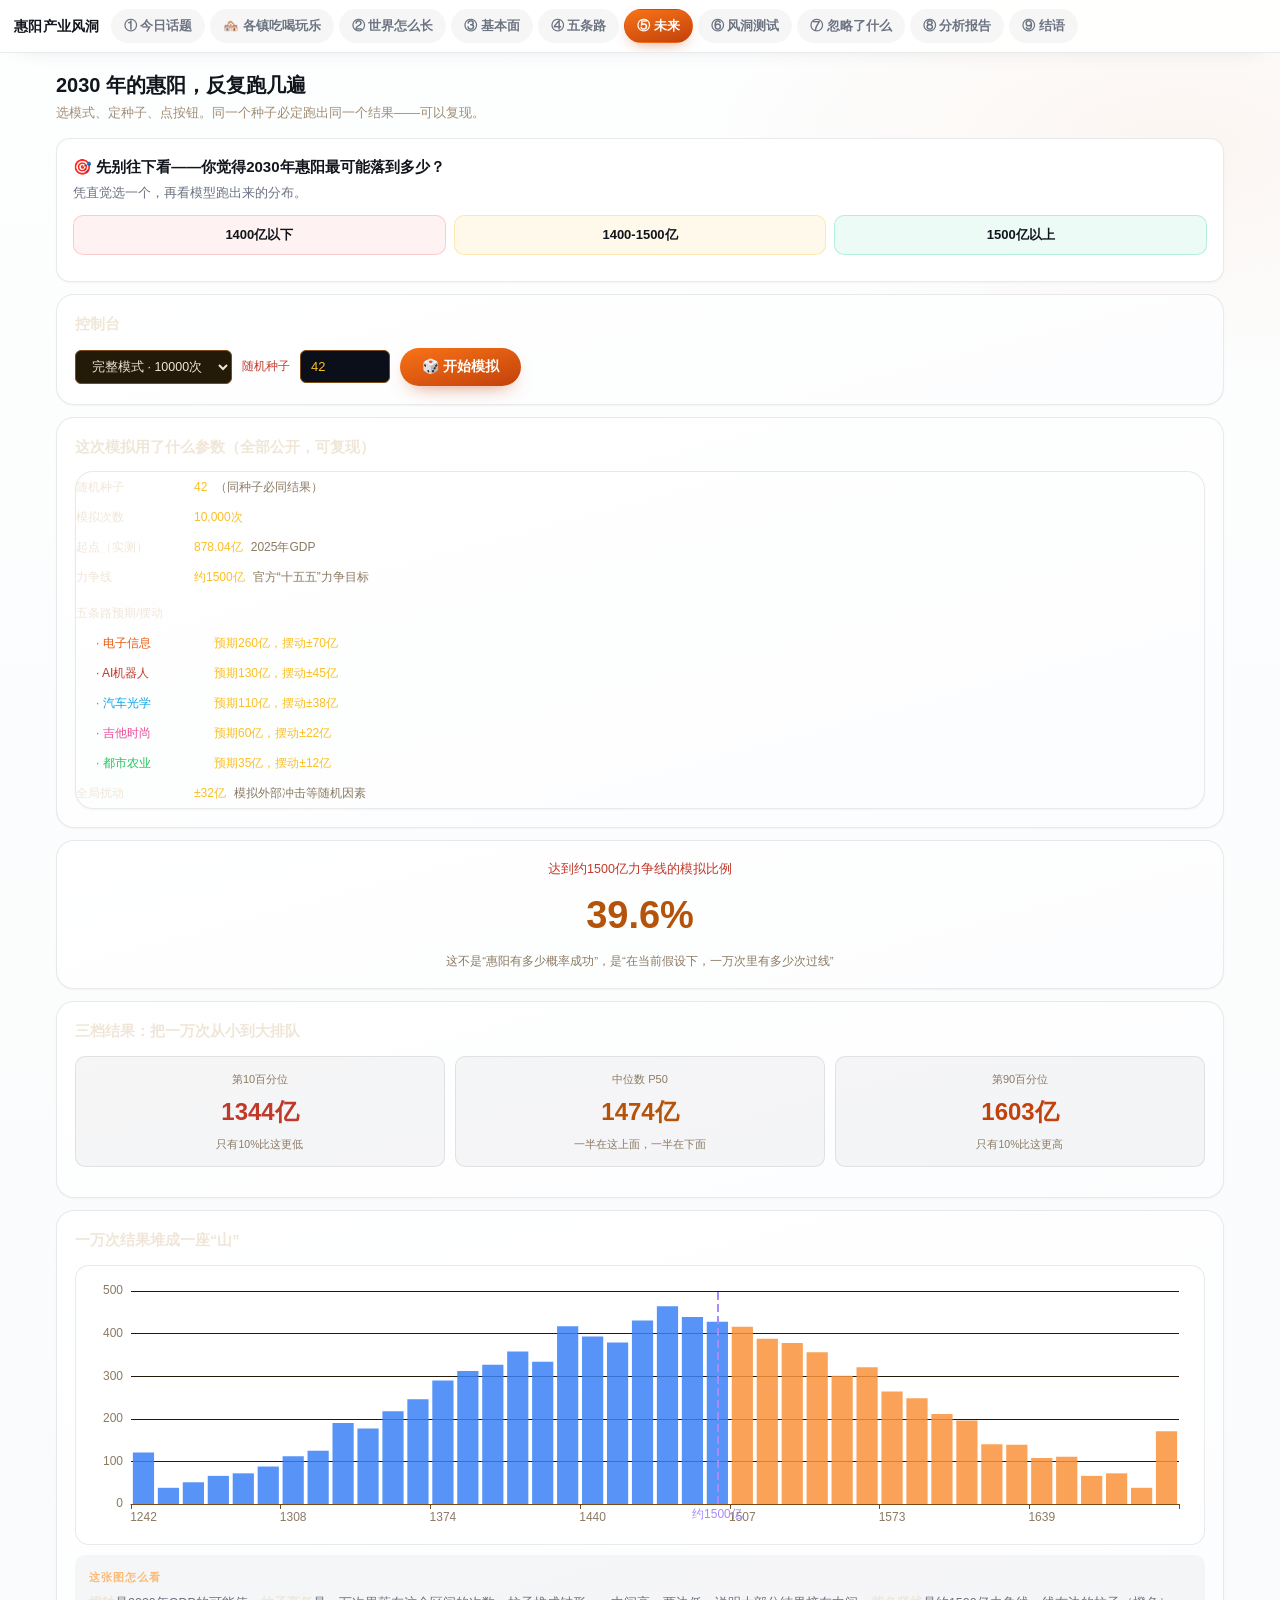
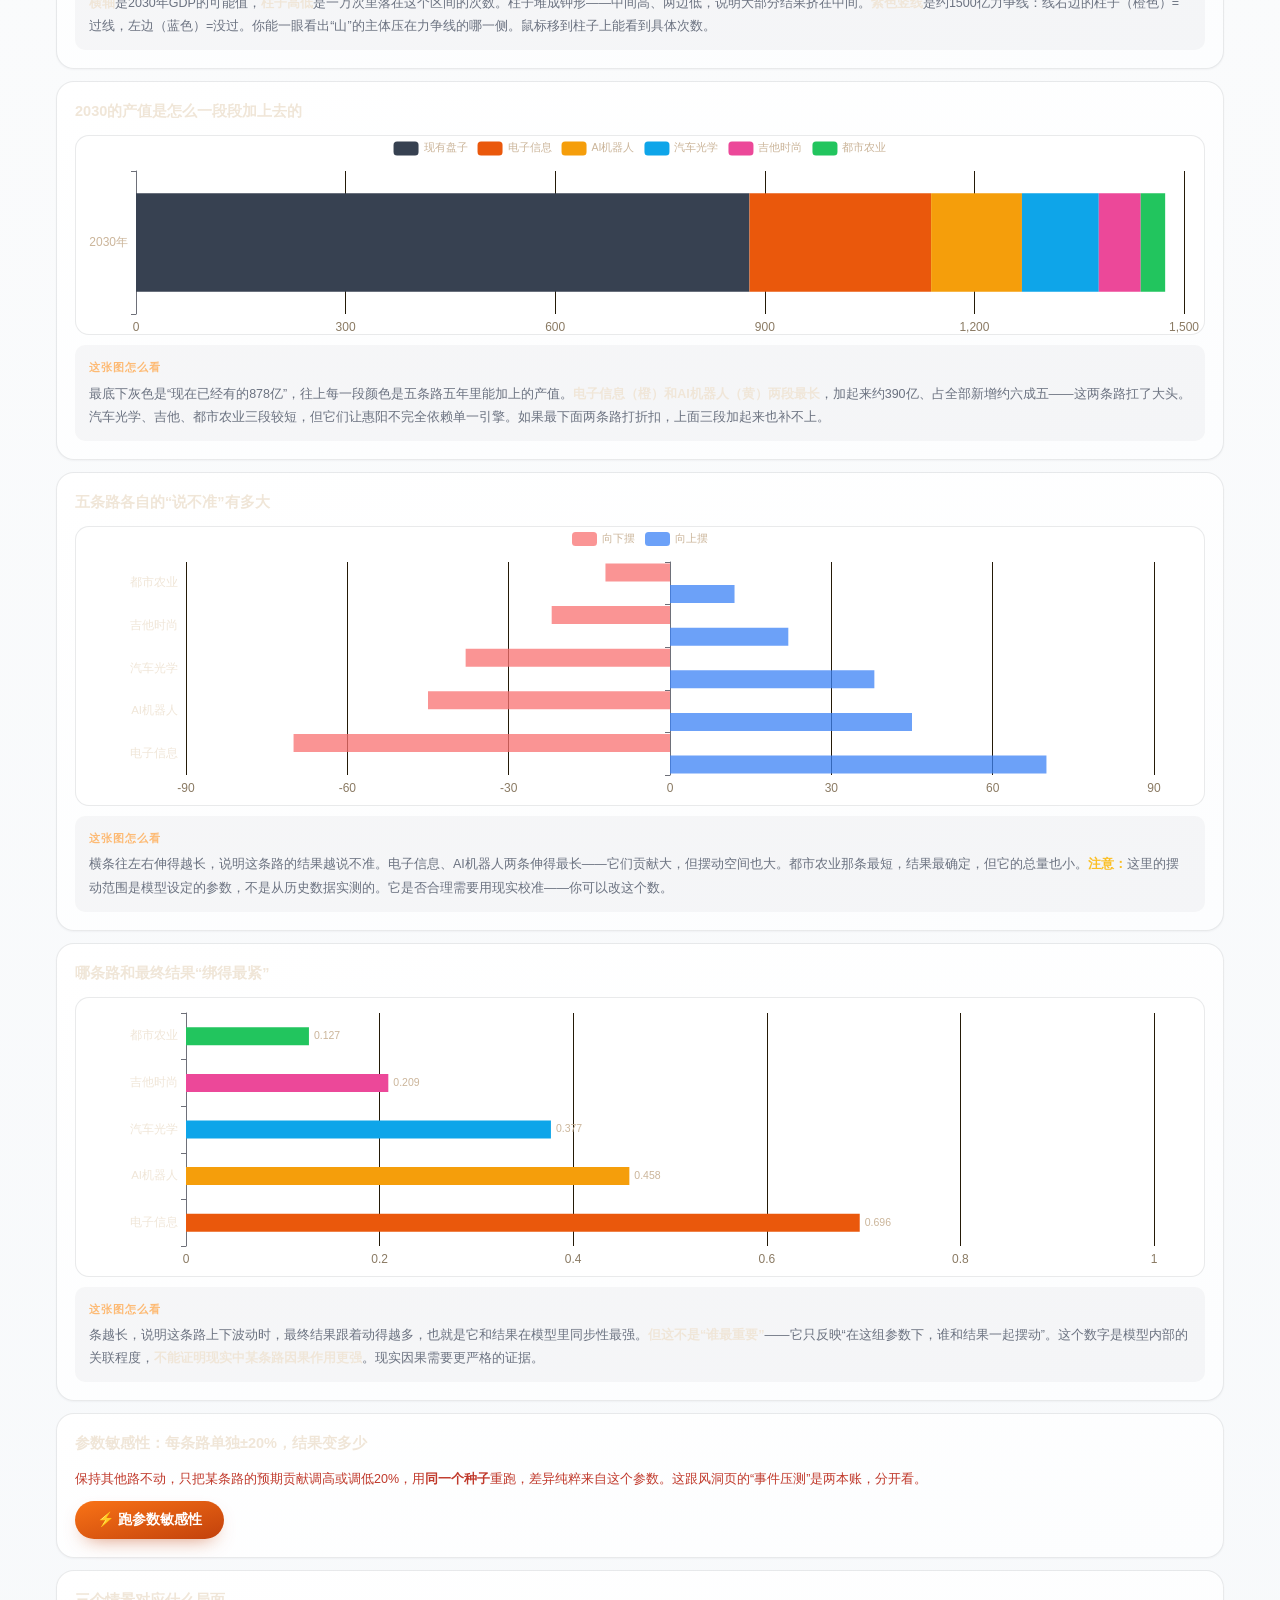
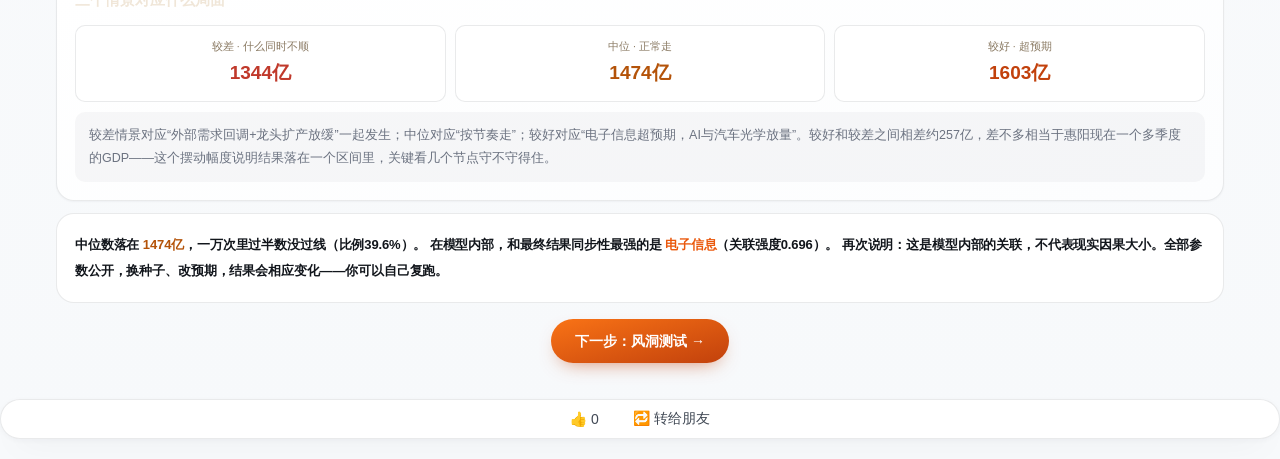
<file: future.html>
<!doctype html>
<html lang="zh-CN"><head><meta charset="utf-8"><meta name="viewport" content="width=device-width,initial-scale=1">
<title>惠阳产业风洞 · 未来</title>
<script src="lib/echarts.min.js"></script>
<script src="model.js?v=20261012f"></script>
<style>
*{box-sizing:border-box}
body{margin:0;background:#080b12;color:#e6edf3;font:14px/1.6 -apple-system,"PingFang SC","Microsoft YaHei",sans-serif}
.nav{position:sticky;top:0;z-index:50;display:flex;gap:5px;align-items:center;padding:9px 14px;background:rgba(8,11,18,.95);border-bottom:1px solid #1b2434;overflow-x:auto}
.nav b{font-size:14px;margin-right:6px;flex:none}
.nav a{background:#131c2b;color:#93a4bd;border:1px solid #22304a;padding:6px 12px;border-radius:20px;font-size:12.5px;text-decoration:none;white-space:nowrap;flex:none}
.nav a.on{background:#ea580c;border-color:#f97316;color:#fff;font-weight:600}
.wrap{max-width:880px;margin:auto;padding:16px}
h1{font-size:20px;margin:0 0 2px}
.sub{color:#a08d75;font-size:13px;margin:0 0 14px}
.card{background:#0e1523;border:1px solid #1c2739;border-radius:12px;padding:18px;margin-bottom:12px}
.card h2{font-size:14.5px;margin:0 0 12px;color:#f0e6d8}
.btn{background:#ea580c;color:#fff;border:0;padding:10px 22px;border-radius:8px;font-size:14px;font-weight:600;cursor:pointer}
.btn.gh{background:#f97316}
.ctrl{display:flex;gap:10px;align-items:center;flex-wrap:wrap}
select{background:#241a08;color:#f0e6d8;border:1px solid #7c4a12;padding:8px 12px;border-radius:6px;font-size:12.5px}
.seed-in{background:#0a0f1a;border:1px solid #7c4a12;color:#fbbf24;padding:8px 10px;border-radius:6px;font-size:13px;width:90px}
.prob{font-size:38px;font-weight:800;text-align:center;margin:6px 0}
.gauges{display:grid;grid-template-columns:repeat(3,1fr);gap:10px;margin:12px 0}
@media(max-width:700px){.gauges{grid-template-columns:1fr}}
.gauge{background:#0a0f1a;border:1px solid #1c2739;border-radius:10px;padding:14px;text-align:center}
.gauge .l{font-size:11px;color:#8a7a63}
.gauge .v{font-size:24px;font-weight:800;margin-top:5px;font-variant-numeric:tabular-nums}
.gauge .d{font-size:10.5px;color:#8a7a63;margin-top:4px}
.chart{width:100%;height:280px}
.chart-sm{height:200px}
.note{font-size:12.5px;color:#cbb59a;margin-top:10px;line-height:2;background:#0a0f1a;border-radius:8px;padding:12px 14px}
.note b{color:#f0e6d8}
.note .h{color:#fdba74;font-weight:800;display:block;font-size:11px;letter-spacing:1px;margin-bottom:5px}
.note .warn-h{color:#fbbf24}
.scen3{display:grid;grid-template-columns:repeat(3,1fr);gap:9px}
@media(max-width:700px){.scen3{grid-template-columns:1fr}}
.scen3 .s{background:#0a0f1a;border-radius:9px;padding:12px;text-align:center;border:1px solid}
.scen3 .s .l{font-size:10.5px;color:#8a7a63}
.scen3 .s .v{font-size:19px;font-weight:800;margin-top:4px}
.param-panel{font-size:12px;color:#cbb59a;line-height:2}
.param-panel .row{display:flex;gap:8px;padding:3px 0}
.param-panel .k{color:#f0e6d8;flex:none;min-width:110px}
.param-panel .v2{color:#fbbf24}
table.sens{width:100%;border-collapse:collapse;font-size:11.5px;margin-top:10px}
table.sens th{color:#8a7a63;font-weight:600;padding:6px 8px;text-align:right;border-bottom:1px solid #1c2739;font-size:10.5px}
table.sens th:first-child,table.sens td:first-child{text-align:left}
table.sens td{padding:6px 8px;text-align:right;border-bottom:1px solid #152033;color:#cbb59a}
.status{font-size:11.5px;color:#8a7a63;margin-left:8px}
.conclusion{background:#0e1523;border:1px solid #1c2739;border-radius:12px;padding:18px;font-size:13px;line-height:2;color:#cbd5e1}
.next{text-align:center;margin-top:16px}
.next a{background:#ea580c;color:#fff;padding:11px 24px;border-radius:8px;text-decoration:none;font-weight:600;display:inline-block}
#out{display:none}
</style><link rel="stylesheet" href="ui/premium.css">
<script>/* premium 样式偶发 503：失败自动重试一次 */
(function(){var r={};Array.prototype.forEach.call(
document.querySelectorAll('link[rel="stylesheet"][href*="premium"]'),
function(l){l.addEventListener("error",function(){if(r[l.href])return;r[l.href]=1;
var s=document.createElement("link");s.rel="stylesheet";
s.href=l.href.split("?")[0]+"?retry="+Date.now();document.head.appendChild(s);});});})();</script>
</head><body>

<div class="nav">
  <b>惠阳产业风洞</b>
  <a href="index.html">① 今日话题</a>
  <a href="town.html">🏘️ 各镇吃喝玩乐</a>
  <a href="network.html">② 世界怎么长</a>
  <a href="who.html">③ 基本面</a>
  <a href="choices.html">④ 五条路</a>
  <a href="future.html" class="on">⑤ 未来</a>
  <a href="windtunnel.html">⑥ 风洞测试</a>
  <a href="blindspot.html">⑦ 忽略了什么</a>
  <a href="report.html">⑧ 分析报告</a>
  <a href="ending.html">⑨ 结语</a>
</div>

<div class="wrap">
  <h1>2030 年的惠阳，反复跑几遍</h1>
  <p class="sub">选模式、定种子、点按钮。同一个种子必定跑出同一个结果——可以复现。</p>

  <!-- 先猜后揭 -->
  <div style="margin:12px 0;padding:16px;background:linear-gradient(135deg,#2a1506,#0f172a);border:1px solid #fbbf24;border-radius:14px">
    <div style="font-size:15px;font-weight:800;color:#fff;margin-bottom:4px">🎯 先别往下看——你觉得2030年惠阳最可能落到多少？</div>
    <div style="font-size:12.5px;color:#cbb59a;margin-bottom:12px">凭直觉选一个，再看模型跑出来的分布。</div>
    <div style="display:flex;gap:8px">
      <button onclick="guess(1)" style="flex:1;background:#f8717122;border:1px solid #f87171;color:#f87171;border-radius:10px;padding:10px 6px;cursor:pointer;font-size:13px;font-weight:700">1400亿以下</button>
      <button onclick="guess(2)" style="flex:1;background:#fbbf2422;border:1px solid #fbbf24;color:#fbbf24;border-radius:10px;padding:10px 6px;cursor:pointer;font-size:13px;font-weight:700">1400-1500亿</button>
      <button onclick="guess(3)" style="flex:1;background:#34d39922;border:1px solid #34d399;color:#34d399;border-radius:10px;padding:10px 6px;cursor:pointer;font-size:13px;font-weight:700">1500亿以上</button>
    </div>
    <div id="guessOut" style="margin-top:10px;font-size:12.5px;color:#cbd5e1"></div>
  </div>

  <!-- 控制 -->
  <div class="card">
    <h2>控制台</h2>
    <div class="ctrl">
      <select id="selN">
        <option value="1000">快速模式 · 1000次</option>
        <option value="10000" selected>完整模式 · 10000次</option>
      </select>
      <span style="font-size:12px;color:#cbb59a">随机种子</span>
      <input type="number" class="seed-in" id="seed" value="42">
      <button class="btn" id="bRun">🎲 开始模拟</button>
    </div>
  </div>

  <div id="out">
    <!-- 参数透明面板 -->
    <div class="card">
      <h2>这次模拟用了什么参数（全部公开，可复现）</h2>
      <div class="param-panel" id="paramPanel"></div>
    </div>

    <!-- 概率 -->
    <div class="card" style="text-align:center">
      <div style="font-size:12.5px;color:#cbb59a">达到约1500亿力争线的模拟比例</div>
      <div class="prob" id="prob">—</div>
      <div style="font-size:11.5px;color:#8a7a63">这不是“惠阳有多少概率成功”，是“在当前假设下，一万次里有多少次过线”</div>
    </div>

    <!-- 三档 -->
    <div class="card">
      <h2>三档结果：把一万次从小到大排队</h2>
      <div class="gauges">
        <div class="gauge" style="border-color:#7f1d1d">
          <div class="l">第10百分位</div>
          <div class="v" id="p10" style="color:#f87171">—</div>
          <div class="d">只有10%比这更低</div>
        </div>
        <div class="gauge" style="border-color:#713f12">
          <div class="l">中位数 P50</div>
          <div class="v" id="p50" style="color:#fbbf24">—</div>
          <div class="d">一半在这上面，一半在下面</div>
        </div>
        <div class="gauge" style="border-color:#14532d">
          <div class="l">第90百分位</div>
          <div class="v" id="p90" style="color:#34d399">—</div>
          <div class="d">只有10%比这更高</div>
        </div>
      </div>
    </div>

    <!-- 直方图 -->
    <div class="card">
      <h2>一万次结果堆成一座“山”</h2>
      <div id="chHist" class="chart"></div>
      <div class="note"><span class="h">这张图怎么看</span>
        <b>横轴</b>是2030年GDP的可能值，<b>柱子高低</b>是一万次里落在这个区间的次数。柱子堆成钟形——中间高、两边低，说明大部分结果挤在中间。<b>紫色竖线</b>是约1500亿力争线：线右边的柱子（橙色）=过线，左边（蓝色）=没过。你能一眼看出“山”的主体压在力争线的哪一侧。鼠标移到柱子上能看到具体次数。
      </div>
    </div>

    <!-- 贡献堆叠 -->
    <div class="card">
      <h2>2030的产值是怎么一段段加上去的</h2>
      <div id="chStack" class="chart-sm chart"></div>
      <div class="note"><span class="h">这张图怎么看</span>
        最底下灰色是“现在已经有的878亿”，往上每一段颜色是五条路五年里能加上的产值。<b>电子信息（橙）和AI机器人（黄）两段最长</b>，加起来约390亿、占全部新增约六成五——这两条路扛了大头。汽车光学、吉他、都市农业三段较短，但它们让惠阳不完全依赖单一引擎。如果最下面两条路打折扣，上面三段加起来也补不上。
      </div>
    </div>

    <!-- 龙卷风 波动 -->
    <div class="card">
      <h2>五条路各自的“说不准”有多大</h2>
      <div id="chTorn" class="chart"></div>
      <div class="note"><span class="h">这张图怎么看</span>
        横条往左右伸得越长，说明这条路的结果越说不准。电子信息、AI机器人两条伸得最长——它们贡献大，但摆动空间也大。都市农业那条最短，结果最确定，但它的总量也小。<b class="warn-h">注意：</b>这里的摆动范围是模型设定的参数，不是从历史数据实测的。它是否合理需要用现实校准——你可以改这个数。
      </div>
    </div>

    <!-- 路径系数 -->
    <div class="card">
      <h2>哪条路和最终结果“绑得最紧”</h2>
      <div id="chCoef" class="chart"></div>
      <div class="note"><span class="h">这张图怎么看</span>
        条越长，说明这条路上下波动时，最终结果跟着动得越多，也就是它和结果在模型里同步性最强。<b>但这不是“谁最重要”</b>——它只反映“在这组参数下，谁和结果一起摆动”。这个数字是模型内部的关联程度，<b>不能证明现实中某条路因果作用更强</b>。现实因果需要更严格的证据。
      </div>
    </div>

    <!-- 参数敏感性 -->
    <div class="card" style="border-color:#7c4a12">
      <h2>参数敏感性：每条路单独±20%，结果变多少</h2>
      <div style="font-size:12.5px;color:#cbb59a;line-height:1.9;margin-bottom:10px">
        保持其他路不动，只把某条路的预期贡献调高或调低20%，用<b>同一个种子</b>重跑，差异纯粹来自这个参数。这跟风洞页的“事件压测”是两本账，分开看。
      </div>
      <div class="ctrl">
        <button class="btn gh" id="bSens">⚡ 跑参数敏感性</button>
        <span class="status" id="sensStatus"></span>
      </div>
      <div id="sensOut" style="display:none">
        <div id="chSens" class="chart"></div>
        <table class="sens" id="sensTable"></table>
        <div class="note" style="margin-top:12px"><span class="h warn-h" style="color:#fbbf24">怎么用这个结果</span>
          蓝色=该路+20%后达标率的变化，红色=-20%后的变化。条越长=这条路越敏感。资源有限时先盯敏感的路——它动一点，达标率就动得多。但<b>“敏感”不等于“重要”</b>：敏感只说明模型里它和结果绑得紧，现实中先做哪条，还要看谁可控、成本低、见效快。
        </div>
      </div>
    </div>

    <!-- 三情景 -->
    <div class="card">
      <h2>三个情景对应什么局面</h2>
      <div class="scen3">
        <div class="s" style="border-color:#7f1d1d"><div class="l">较差 · 什么同时不顺</div><div class="v" id="sBad" style="color:#f87171">—</div></div>
        <div class="s" style="border-color:#713f12"><div class="l">中位 · 正常走</div><div class="v" id="sMid" style="color:#fbbf24">—</div></div>
        <div class="s" style="border-color:#14532d"><div class="l">较好 · 超预期</div><div class="v" id="sGood" style="color:#34d399">—</div></div>
      </div>
      <div class="note" style="margin-top:10px">
        较差情景对应“外部需求回调+龙头扩产放缓”一起发生；中位对应“按节奏走”；较好对应“电子信息超预期，AI与汽车光学放量”。较好和较差之间相差约257亿，差不多相当于惠阳现在一个多季度的GDP——这个摆动幅度说明结果落在一个区间里，关键看几个节点守不守得住。
      </div>
    </div>

    <div class="conclusion" id="conclusion"></div>
  </div>

  <div class="next"><a href="windtunnel.html">下一步：风洞测试 →</a></div>
</div>

<script>
const BASE=HT.BASE, TARGET=HT.TARGET, GLOBAL_SD=HT.NOISE_SD;
const PATHS=HT.DEFAULT_PATHS;
const charts={};
function initC(id){const c=echarts.init(document.getElementById(id));charts[id]=c;return c}
initC('chHist');initC('chStack');initC('chTorn');initC('chCoef');initC('chSens');

function simulateRaw(seed,N,paths){
  const m=HT.run(seed,N,paths);
  return {raw:m.rawResults, contribs:null};
}
function summarize(raw){
  const sorted=[...raw].sort((a,b)=>a-b);
  return {
    p10:HT.quantile(sorted,.1),p50:HT.quantile(sorted,.5),p90:HT.quantile(sorted,.9),
    hit:sorted.filter(x=>x>=TARGET).length/sorted.length*100,sorted
  };
}

function run(){
  const seed=+document.getElementById('seed').value||42;
  const N=+document.getElementById('selN').value;
  const m=HT.run(seed,N,PATHS);
  const s={p10:m.p10,p50:m.p50,p90:m.p90,hit:m.hit,sorted:m.results};
  const coefs=m.coefs;

  // 参数面板
  document.getElementById('paramPanel').innerHTML=`
    <div class="row"><span class="k">随机种子</span><span class="v2">${seed}</span><span style="color:#8a7a63">（同种子必同结果）</span></div>
    <div class="row"><span class="k">模拟次数</span><span class="v2">${N.toLocaleString()}次</span></div>
    <div class="row"><span class="k">起点（实测）</span><span class="v2">${BASE}亿</span><span style="color:#8a7a63">2025年GDP</span></div>
    <div class="row"><span class="k">力争线</span><span class="v2">约${TARGET}亿</span><span style="color:#8a7a63">官方“十五五”力争目标</span></div>
    <div class="row" style="margin-top:6px"><span class="k">五条路预期/摆动</span></div>
    ${PATHS.map(p=>`<div class="row" style="padding-left:20px"><span style="color:${p.color};min-width:110px">· ${p.name}</span><span class="v2">预期${p.mu}亿，摆动±${p.sd}亿</span></div>`).join('')}
    <div class="row"><span class="k">全局扰动</span><span class="v2">±${GLOBAL_SD}亿</span><span style="color:#8a7a63">模拟外部冲击等随机因素</span></div>
  `;

  const probColor=s.hit>50?'#34d399':s.hit>20?'#fbbf24':'#f87171';
  document.getElementById('prob').innerHTML=`<span style="color:${probColor}">${s.hit.toFixed(1)}%</span>`;
  document.getElementById('p10').textContent=Math.round(s.p10)+'亿';
  document.getElementById('p50').textContent=Math.round(s.p50)+'亿';
  document.getElementById('p90').textContent=Math.round(s.p90)+'亿';
  document.getElementById('sBad').textContent=Math.round(s.p10)+'亿';
  document.getElementById('sMid').textContent=Math.round(s.p50)+'亿';
  document.getElementById('sGood').textContent=Math.round(s.p90)+'亿';

  // 直方图
  const bins=42,min=Math.floor(s.p10*.92),max=Math.ceil(s.p90*1.06),step=(max-min)/bins;
  const tbi=Math.max(0,Math.min(bins-1,Math.round((TARGET-min)/step-.5)));
  const labels=[],data=[];
  for(let b=0;b<bins;b++){labels.push(Math.round(min+step*(b+.5)));data.push(0)}
  s.sorted.forEach(r=>{const bi=Math.min(bins-1,Math.max(0,Math.floor((r-min)/step)));data[bi]++});
  charts.chHist.setOption({
    backgroundColor:'transparent',
    tooltip:{trigger:'axis',backgroundColor:'#241a08',borderColor:'#7c4a12',textStyle:{color:'#f0e6d8'},formatter:ps=>`约${ps[0].name}亿<br/>出现${ps[0].value}次`},
    grid:{left:55,right:25,top:25,bottom:40},
    xAxis:{type:'category',data:labels,axisLabel:{color:'#8a7a63',interval:Math.floor(bins/8)},axisLine:{lineStyle:{color:'#7c4a12'}}},
    yAxis:{type:'value',axisLabel:{color:'#8a7a63'},splitLine:{lineStyle:{color:'#241a08'}}},
    series:[{type:'bar',data:data.map((v,i)=>({value:v,itemStyle:{color:labels[i]>=TARGET?'#fb923c':'#3b82f6',opacity:.85}})),barCategoryGap:'15%',
      markLine:{silent:true,symbol:'none',data:[{xAxis:tbi,lineStyle:{color:'#a78bfa',width:2,type:'dashed'},label:{color:'#a78bfa',formatter:'约1500亿',position:'start'}}]}}]
  });

  // 堆叠
  charts.chStack.setOption({
    backgroundColor:'transparent',
    tooltip:{trigger:'axis',backgroundColor:'#241a08',borderColor:'#7c4a12',textStyle:{color:'#f0e6d8'},axisPointer:{type:'shadow'}},
    legend:{top:0,textStyle:{color:'#cbb59a',fontSize:10.5},type:'scroll'},
    grid:{left:60,right:20,top:35,bottom:20},
    xAxis:{type:'value',axisLabel:{color:'#8a7a63'},splitLine:{lineStyle:{color:'#241a08'}}},
    yAxis:{type:'category',data:['2030年'],axisLabel:{color:'#cbb59a'}},
    series:[
      {name:'现有盘子',type:'bar',stack:'s',data:[BASE],itemStyle:{color:'#374151'}},
      ...PATHS.map(p=>({name:p.name,type:'bar',stack:'s',data:[p.mu],itemStyle:{color:p.color}}))
    ]
  });

  // 龙卷风（设定波动）
  const tSorted=[...PATHS].sort((a,b)=>b.sd-a.sd);
  charts.chTorn.setOption({
    backgroundColor:'transparent',
    tooltip:{trigger:'axis',backgroundColor:'#241a08',borderColor:'#7c4a12',textStyle:{color:'#f0e6d8'},formatter:ps=>{const p=tSorted[ps[0].dataIndex];return `${p.name}<br/>摆动±${p.sd}亿`}},
    legend:{top:0,textStyle:{color:'#cbb59a',fontSize:10.5},data:['向下摆','向上摆']},
    grid:{left:110,right:50,top:35,bottom:30},
    xAxis:{type:'value',axisLabel:{color:'#8a7a63',formatter:'{value}'},splitLine:{lineStyle:{color:'#241a08'}}},
    yAxis:{type:'category',data:tSorted.map(p=>p.name),axisLabel:{color:'#f0e6d8',fontSize:11.5}},
    series:[
      {name:'向下摆',type:'bar',data:tSorted.map(p=>-p.sd),itemStyle:{color:'#f87171',opacity:.75},barWidth:18},
      {name:'向上摆',type:'bar',data:tSorted.map(p=>p.sd),itemStyle:{color:'#3b82f6',opacity:.75},barWidth:18}
    ]
  });

  // 路径系数（直接读 model 输出的 coefs）
  const cOrder=coefs.map((v,i)=>({v,p:PATHS[i]})).sort((a,b)=>b.v-a.v);
  charts.chCoef.setOption({
    backgroundColor:'transparent',
    tooltip:{trigger:'axis',backgroundColor:'#241a08',borderColor:'#7c4a12',textStyle:{color:'#f0e6d8'},formatter:ps=>`${cOrder[ps[0].dataIndex].p.name}<br/>关联强度 ${ps[0].value.toFixed(3)}`},
    grid:{left:110,right:50,top:15,bottom:30},
    xAxis:{type:'value',max:1,axisLabel:{color:'#8a7a63'},splitLine:{lineStyle:{color:'#241a08'}}},
    yAxis:{type:'category',data:cOrder.map(o=>o.p.name),axisLabel:{color:'#f0e6d8',fontSize:11.5}},
    series:[{type:'bar',data:cOrder.map(o=>({value:o.v.toFixed(3),itemStyle:{color:o.p.color}})),barWidth:18,
      label:{show:true,position:'right',color:'#cbb59a',fontSize:10.5}}]
  });

  const topCoef=cOrder[0];
  document.getElementById('conclusion').innerHTML=`
    中位数落在 <b style="color:#fbbf24">${Math.round(s.p50)}亿</b>，${s.hit>50?'一万次里过半数过了约1500亿力争线':'一万次里过半数没过线'}（比例${s.hit.toFixed(1)}%）。
    在模型内部，和最终结果同步性最强的是 <b style="color:${topCoef.p.color}">${topCoef.p.name}</b>（关联强度${topCoef.v.toFixed(3)}）。
    再次说明：这是模型内部的关联，不代表现实因果大小。全部参数公开，换种子、改预期，结果会相应变化——你可以自己复跑。
  `;
  document.getElementById('out').style.display='block';
  window.sensBase={seed,s};
}

function runSensitivity(){
  const seed=+document.getElementById('seed').value||42;
  const N=+document.getElementById('selN').value;
  document.getElementById('sensStatus').textContent='正在跑 11 次模拟…';
  const base=summarize(simulateRaw(seed,N,PATHS).raw);
  const rows=[];
  PATHS.forEach((p,i)=>{
    const plus=PATHS.map((q,j)=>j===i?{...q,mu:q.mu*1.2}:q);
    const minus=PATHS.map((q,j)=>j===i?{...q,mu:q.mu*.8}:q);
    const rP=summarize(simulateRaw(seed,N,plus).raw);
    const rM=summarize(simulateRaw(seed,N,minus).raw);
    rows.push({name:p.name,color:p.color,
      plusProb:rP.hit-base.hit,minusProb:rM.hit-base.hit,
      p50P:rP.p50-base.p50,p50M:rM.p50-base.p50});
  });
  rows.sort((a,b)=>(Math.abs(b.plusProb)+Math.abs(b.minusProb))-(Math.abs(a.plusProb)+Math.abs(a.minusProb)));
  charts.chSens.setOption({
    backgroundColor:'transparent',
    tooltip:{trigger:'axis',backgroundColor:'#241a08',borderColor:'#7c4a12',textStyle:{color:'#f0e6d8'},formatter:ps=>{const r=rows[ps[0].dataIndex];const d=ps[0].seriesName==='+20%'?r.plusProb:r.minusProb;return `${r.name}<br/>${ps[0].seriesName}：达标率${d>=0?'+':''}${d.toFixed(1)}%`}},
    legend:{top:0,textStyle:{color:'#cbb59a',fontSize:11},data:['+20%','-20%']},
    grid:{left:110,right:50,top:35,bottom:30},
    xAxis:{type:'value',axisLabel:{color:'#8a7a63',formatter:'{value}%'},splitLine:{lineStyle:{color:'#241a08'}}},
    yAxis:{type:'category',data:rows.map(r=>r.name),axisLabel:{color:'#f0e6d8',fontSize:11.5}},
    series:[
      {name:'+20%',type:'bar',data:rows.map(r=>r.plusProb.toFixed(1)),itemStyle:{color:'#3b82f6',opacity:.8},barWidth:16},
      {name:'-20%',type:'bar',data:rows.map(r=>r.minusProb.toFixed(1)),itemStyle:{color:'#f87171',opacity:.8},barWidth:16}
    ]
  });
  document.getElementById('sensTable').innerHTML=`
    <tr><th>路径</th><th>-20%中位</th><th>基准</th><th>+20%中位</th><th>摆动</th></tr>
    ${rows.map(r=>`<tr><td style="color:${r.color}">${r.name}</td>
      <td style="color:#f87171">${Math.round(base.p50+r.p50M)}</td>
      <td style="color:#fbbf24">${Math.round(base.p50)}</td>
      <td style="color:#34d399">${Math.round(base.p50+r.p50P)}</td>
      <td>±${Math.round((Math.abs(r.p50P)+Math.abs(r.p50M))/2)}</td></tr>`).join('')}
  `;
  document.getElementById('sensStatus').textContent=`完成（基准达标率${base.hit.toFixed(1)}%）`;
  document.getElementById('sensOut').style.display='block';
}

document.getElementById('bRun').onclick=run;
document.getElementById('bSens').onclick=runSensitivity;
window.addEventListener('resize',()=>Object.values(charts).forEach(c=>c.resize()));
run();
</script>

<div class="likebar">
  <button onclick="likePage()">👍 <span id="pcount">0</span></button>
  <button onclick="sharePage()">🔁 转给朋友</button>
</div>
<style>
.likebar{position:relative;bottom:auto;transform:none;display:flex;justify-content:center;margin:20px 0;background:rgba(15,23,42,.96);border:1px solid #f97316;border-radius:24px;padding:9px 20px;gap:22px;z-index:999;box-shadow:0 6px 24px rgba(0,0,0,.6)}
.likebar button{background:none;border:none;color:#e2e8f0;font-size:14px;cursor:pointer}
.likebar button:active{transform:scale(1.15)}
</style>
<script>
(function(){
  var k="like_"+location.pathname;
  var n=parseInt(localStorage.getItem(k)||"0");
  document.getElementById("pcount").textContent=n;
  window.likePage=function(){n++;localStorage.setItem(k,n);document.getElementById("pcount").textContent=n;};
  window.sharePage=function(){
    var m=document.getElementById("shareModal");
    if(!m){
      m=document.createElement("div");m.id="shareModal";
      m.style.cssText="position:fixed;inset:0;background:rgba(0,0,0,.8);z-index:9999;display:flex;align-items:center;justify-content:center;padding:20px";
      m.onclick=function(){m.remove();};
      m.innerHTML='<div style="background:#0f172a;padding:20px;border-radius:14px;text-align:center" onclick="event.stopPropagation()"><div style="color:#fff;font-size:14px;margin-bottom:12px">截图二维码，发给朋友/群</div><img src="https://api.qrserver.com/v1/create-qr-code/?size=200x200&data='+encodeURIComponent(location.href)+'" style="width:200px;height:200;background:#fff;padding:8px;border-radius:8px"><div style="color:#94a3b8;font-size:12px;margin-top:12px">扫码打开</div></div>';
      document.body.appendChild(m);
    }
    navigator.clipboard && navigator.clipboard.writeText(location.href);
  };
})();
</script>
<script>
function guess(n){
  const msgs={
    1:"你偏谨慎。模型跑出来中位数约1473亿——比你猜的要乐观一些。",
    2:"你猜在中间。模型中位数约1473亿，正好落在这个区间里。",
    3:"你偏乐观。模型只有约39.5%的比例过1500亿——不到四成，没那么稳。"
  };
  document.getElementById("guessOut").innerHTML="揭晓："+msgs[n]+"<br>下面这张分布，就是它跑了一万遍的结果。";
}
</script>
</body></html>
</file>
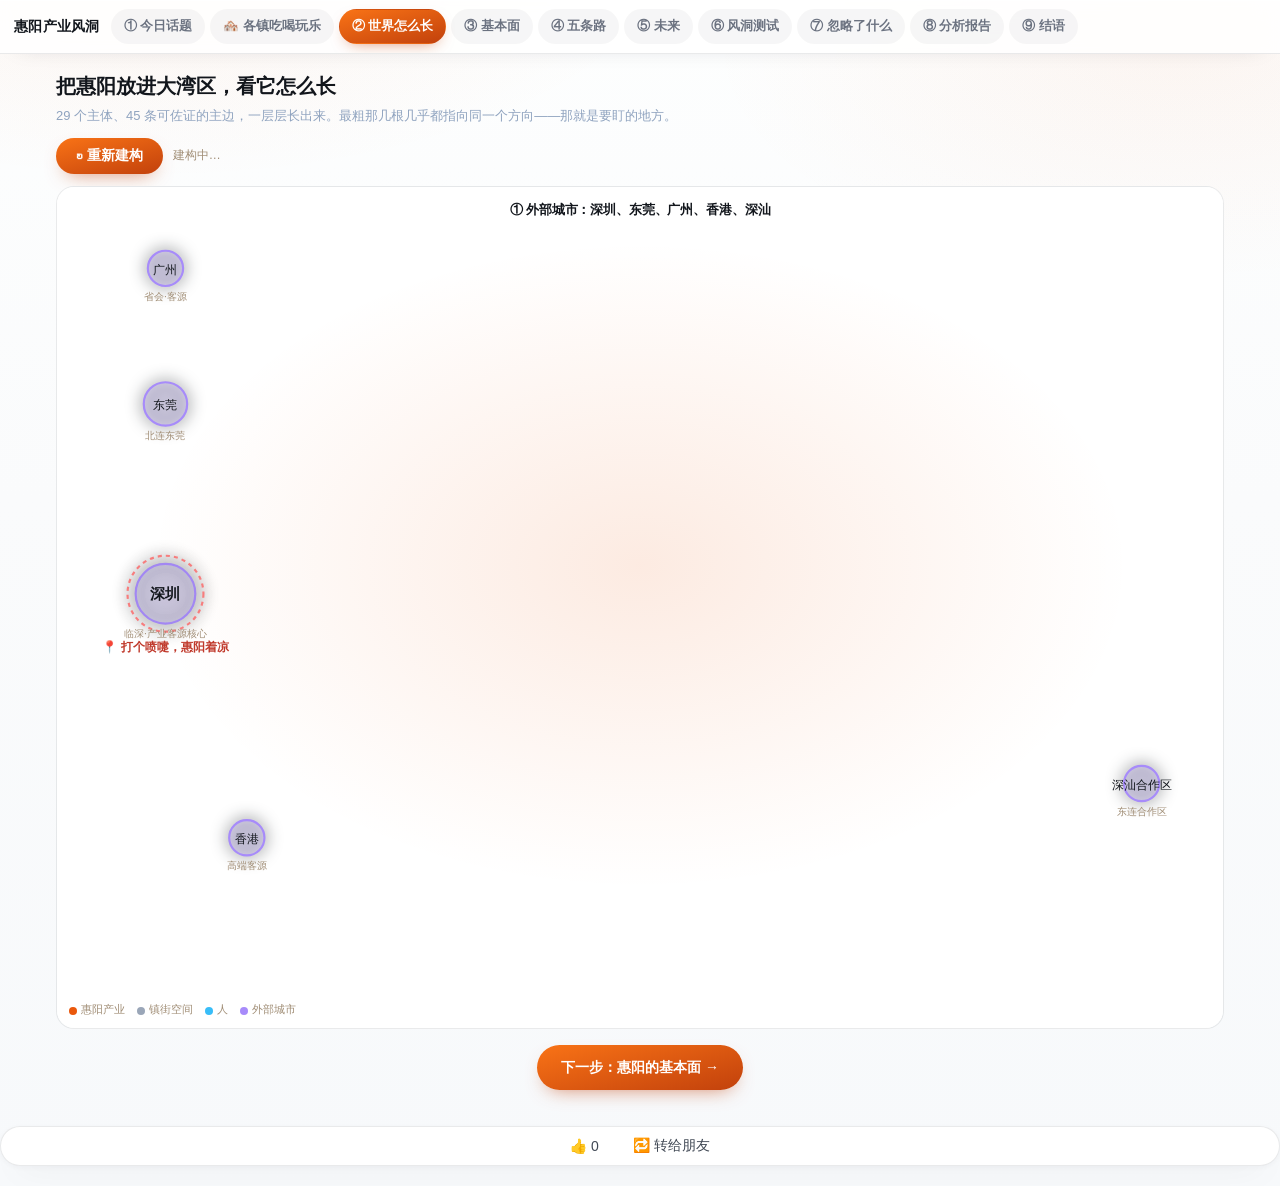
<file: network.html>
<!doctype html>
<html lang="zh-CN"><head><meta charset="utf-8"><meta name="viewport" content="width=device-width,initial-scale=1">
<title>惠阳产业风洞 · 建构世界</title>
<style>
*{box-sizing:border-box}
body{margin:0;background:#080b12;color:#e6edf3;font:14px/1.65 -apple-system,"PingFang SC","Microsoft YaHei",sans-serif}
.nav{position:sticky;top:0;z-index:50;display:flex;gap:5px;align-items:center;padding:9px 14px;background:rgba(8,11,18,.95);border-bottom:1px solid #1b2434;overflow-x:auto}
.nav b{font-size:14px;margin-right:6px;flex:none}
.nav a{background:#131c2b;color:#93a4bd;border:1px solid #22304a;padding:6px 12px;border-radius:20px;font-size:12.5px;text-decoration:none;white-space:nowrap;flex:none}
.nav a.on{background:#ea580c;border-color:#f97316;color:#fff;font-weight:600}
.wrap{max-width:920px;margin:auto;padding:16px}
h1{font-size:20px;margin:0 0 2px}
.sub{color:#8fa3bf;font-size:13px;margin:0 0 12px}
.stage{background:radial-gradient(ellipse at center,#28160a,#080b12);border:1px solid #3a2410;border-radius:12px;position:relative;overflow:hidden}
svg{display:block;width:100%;height:auto}
.actbar{display:flex;gap:10px;align-items:center;margin:12px 0;flex-wrap:wrap}
.btn{background:#ea580c;color:#fff;border:0;padding:9px 20px;border-radius:8px;font-size:13.5px;font-weight:600;cursor:pointer}
.cnt{font-size:12px;color:#a08d75;font-variant-numeric:tabular-nums}
.acttitle{position:absolute;top:12px;left:50%;transform:translateX(-50%);font-size:13px;font-weight:700;letter-spacing:2px;color:#f0e6d8;z-index:5}
.legend{position:absolute;bottom:9px;left:12px;font-size:10.5px;color:#a08d75;display:flex;gap:12px;flex-wrap:wrap;z-index:5}
.dot{display:inline-block;width:8px;height:8px;border-radius:50%;margin-right:4px;vertical-align:middle}
.gnode{opacity:0;animation:flyIn .55s cubic-bezier(.2,.8,.3,1) forwards}
.gnode circle{filter:drop-shadow(0 0 6px currentColor)}
@keyframes flyIn{
  0%{opacity:0;transform:translateY(-42px)}
  60%{opacity:1;transform:translateY(3px)}
  100%{opacity:1;transform:translateY(0)}
}
.edge{animation:drawEdge .6s ease-out forwards}
@keyframes drawEdge{to{stroke-dashoffset:0}}
.k3{display:grid;grid-template-columns:repeat(3,1fr);gap:10px;margin-top:14px}
@media(max-width:700px){.k3{grid-template-columns:1fr}}
.k3 .b{background:#0e1523;border:1px solid #1c2739;border-radius:10px;padding:13px}
.k3 .b .l{font-size:11px;color:#a08d75}
.k3 .b .v{font-size:19px;font-weight:800;margin-top:4px}
.plain{margin-top:9px;background:#2a1506;border:1px solid #7c4a12;border-left:3px solid #f97316;border-radius:8px;padding:10px 12px;font-size:12.5px;line-height:1.9;color:#f5e6d3}
.plain .lab{display:block;font-size:10.5px;font-weight:800;color:#fdba74;letter-spacing:1px;margin-bottom:3px}
.next{text-align:center;margin-top:16px}
.next a{background:#ea580c;color:#fff;padding:11px 24px;border-radius:8px;text-decoration:none;font-weight:600;display:inline-block}
#after{display:none}
.rank-row{display:flex;align-items:center;gap:8px;margin-bottom:6px;font-size:12px}
.rank-row .name{width:100px;flex:none;color:#cbd5e1;text-align:right;font-size:11px}
.rank-row .bar-bg{flex:1;height:14px;background:#0a0f1a;border-radius:3px;overflow:hidden}
.rank-row .bar{height:100%;border-radius:3px}
.rank-row .val{width:55px;flex:none;font-size:11px;color:#a08d75;font-variant-numeric:tabular-nums}
.algo-note{font-size:11px;color:#8a7a63;margin-top:8px;padding:8px 10px;background:#0a0f1a;border-radius:6px;border-left:2px solid #7c4a12}
.blood-tag{display:inline-block;font-size:9px;padding:1px 5px;border-radius:3px;font-weight:700;margin-left:4px}
.blood-A{background:#14532d;color:#86efac}
.blood-B{background:#1e3a5f;color:#93c5fd}
.blood-C{background:#4a3a12;color:#fcd34d}
.blood-D{background:#4a1a1a;color:#fca5a5}
</style><link rel="stylesheet" href="ui/premium.css">
<script>/* premium 样式偶发 503：失败自动重试一次 */
(function(){var r={};Array.prototype.forEach.call(
document.querySelectorAll('link[rel="stylesheet"][href*="premium"]'),
function(l){l.addEventListener("error",function(){if(r[l.href])return;r[l.href]=1;
var s=document.createElement("link");s.rel="stylesheet";
s.href=l.href.split("?")[0]+"?retry="+Date.now();document.head.appendChild(s);});});})();</script>
</head><body>

<div class="nav">
  <b>惠阳产业风洞</b>
  <a href="index.html">① 今日话题</a>
  <a href="town.html">🏘️ 各镇吃喝玩乐</a>
  <a href="network.html" class="on">② 世界怎么长</a>
  <a href="who.html">③ 基本面</a>
  <a href="choices.html">④ 五条路</a>
  <a href="future.html">⑤ 未来</a>
  <a href="windtunnel.html">⑥ 风洞测试</a>
  <a href="blindspot.html">⑦ 忽略了什么</a>
  <a href="report.html">⑧ 分析报告</a>
  <a href="ending.html">⑨ 结语</a>
</div>

<div class="wrap">
  <h1>把惠阳放进大湾区，看它怎么长</h1>
  <p class="sub">29 个主体、45 条可佐证的主边，一层层长出来。最粗那几根几乎都指向同一个方向——那就是要盯的地方。</p>

  <div class="actbar">
    <button class="btn" id="bReplay">↻ 重新建构</button>
    <span class="cnt" id="cnt">准备中…</span>
  </div>

  <div class="stage">
    <div class="acttitle" id="acttitle"></div>
    <svg id="svg" viewBox="0 0 860 620">
      <g id="edges"></g>
      <g id="nodes"></g>
    </svg>
    <div class="legend">
      <span><i class="dot" style="background:#ea580c"></i>惠阳产业</span>
      <span><i class="dot" style="background:#9aa6b8"></i>镇街空间</span>
      <span><i class="dot" style="background:#38bdf8"></i>人</span>
      <span><i class="dot" style="background:#a78bfa"></i>外部城市</span>
    </div>
  </div>

  <div id="after">
    <div class="k3">
      <div class="b"><div class="l">现在连得最多</div><div class="v" id="kDegree" style="color:#fdba74">—</div><div style="font-size:11px;color:#8a7a63;margin-top:3px" id="kDegreeDesc"></div></div>
      <div class="b"><div class="l">网络密度</div><div class="v" style="color:#fbbf24">约11%</div><div style="font-size:11px;color:#8a7a63;margin-top:3px">45/406，大量潜在连接是暗的</div></div>
      <div class="b"><div class="l">最不能断的（必经度第一）</div><div class="v" id="kBetween" style="color:#a78bfa">—</div><div style="font-size:11px;color:#8a7a63;margin-top:3px" id="kBetweenDesc"></div></div>
    </div>

    <div class="plain">
      <span class="lab">人话</span>
      惠阳最紧的那几根线，几乎都连向同一个方向——西边的深圳。伯恩光学从深圳起家、在秋长长成8万人的全球龙头，吉他从代工到自主品牌销40多国，深圳客来淡水、秋长安居，跨城通勤族每天钟摆于两城。一路之隔，是惠阳最大的财富，也意味着外部市场一回调，订单、就业、消费会跟着波动。这正是惠阳要在风洞里算清楚的事：深圳打个喷嚏，惠阳多久能恢复，怎样把“邻”的红利留得更稳、更久。<span class="blood-tag blood-A">A 实测</span>
    </div>

    <div style="margin-top:14px">
      <div style="font-size:13px;font-weight:700;margin-bottom:8px;color:#f0e6d8">谁连得最多？</div>
      <div id="degreeRanks"></div>
    </div>

    <div style="margin-top:14px">
      <div style="font-size:13px;font-weight:700;margin-bottom:8px;color:#f0e6d8">谁在关键路径上？</div>
      <div id="betweenRanks"></div>
    </div>

    <div class="algo-note">
      数据血统：<span class="blood-tag blood-A">A 实测</span>统计公报/官方发布 ｜
      <span class="blood-tag blood-B">B 推估</span>镇街与产业联系 ｜
      <span class="blood-tag blood-C">C 假设</span>跨城协同边权重 ｜
      网络结构由作者根据公开主体与关系构建，边权重含假设，可改参数复跑。
    </div>
  </div>

  <div class="next"><a href="who.html">下一步：惠阳的基本面 →</a></div>
</div>

<script>
const NODES=[
  {id:"sz",name:"深圳",x:80,y:300,type:"ext",w:4,label:"临深·产业客源核心"},
  {id:"dg",name:"东莞",x:80,y:160,type:"ext",w:2,label:"北连东莞"},
  {id:"gz",name:"广州",x:80,y:60,type:"ext",w:1,label:"省会·客源"},
  {id:"hk",name:"香港",x:140,y:480,type:"ext",w:1,label:"高端客源"},
  {id:"ss",name:"深汕合作区",x:800,y:440,type:"ext",w:1,label:"东连合作区"},
  {id:"ds",name:"淡水",x:430,y:300,type:"space",w:3,label:"区中心·惠阳站"},
  {id:"qc",name:"秋长",x:330,y:385,type:"space",w:4,label:"伯恩总部·吉他·将军故里"},
  {id:"sh",name:"三和",x:570,y:250,type:"space",w:3,label:"千亿园区·具身智能"},
  {id:"st",name:"沙田",x:250,y:475,type:"space",w:2,label:"温泉·舞麒麟"},
  {id:"xx",name:"新圩",x:235,y:235,type:"space",w:3,label:"临深门户·万洋"},
  {id:"zl",name:"镇隆",x:340,y:135,type:"space",w:2,label:"荔枝之乡"},
  {id:"yh",name:"永湖",x:565,y:425,type:"space",w:2,label:"慈姑·车载光学"},
  {id:"lj",name:"良井",x:690,y:405,type:"space",w:1,label:"汤粉·三黄鸡"},
  {id:"pt",name:"平潭",x:710,y:255,type:"space",w:2,label:"机场·四季绿"},
  {id:"boen",name:"伯恩光学",x:300,y:330,type:"ind",w:4,label:"一块玻璃·8万就业"},
  {id:"glass",name:"光学玻璃盖板",x:410,y:250,type:"ind",w:3,label:"UTG·柔性玻璃"},
  {id:"elec",name:"电子信息",x:525,y:175,type:"ind",w:4,label:"规模破1200亿"},
  {id:"ai",name:"AI机器人",x:630,y:165,type:"ind",w:3,label:"具身智能产业园"},
  {id:"auto",name:"智能汽车光学",x:475,y:365,type:"ind",w:3,label:"车载第二曲线"},
  {id:"guitar",name:"吉他时尚",x:275,y:425,type:"ind",w:3,label:"销40多国"},
  {id:"agri",name:"都市现代农业",x:655,y:475,type:"ind",w:2,label:"大湾区菜篮子"},
  {id:"resin",name:"合成树脂复合材料",x:605,y:310,type:"ind",w:2,label:"国家级集群"},
  {id:"bike",name:"自行车·家具",x:185,y:345,type:"ind",w:1,label:"喜德盛·华叶"},
  {id:"p1",name:"光学制造工人",x:360,y:300,type:"talent",w:4,label:"伯恩8万就业"},
  {id:"p2",name:"跨城通勤族",x:175,y:270,type:"talent",w:3,label:"临深钟摆"},
  {id:"p3",name:"深圳置业客",x:160,y:405,type:"talent",w:3,label:"临深居住"},
  {id:"p4",name:"AI工程师",x:655,y:215,type:"talent",w:2,label:"具身智能人才"},
  {id:"p5",name:"吉他工匠",x:225,y:435,type:"talent",w:2,label:"制琴师"},
  {id:"p6",name:"农户",x:620,y:490,type:"talent",w:2,label:"菜篮子农户"}
];

const EDGES=[
  ["sz","qc",4,"A"],["sz","xx",4,"A"],["sz","elec",3,"A"],
  ["boen","qc",4,"A"],["boen","glass",4,"A"],["glass","auto",4,"A"],
  ["p1","boen",4,"A"],["p2","sz",4,"A"],
  ["elec","glass",3,"A"],["elec","ai",3,"B"],["ai","sh",3,"A"],
  ["elec","sh",3,"A"],["guitar","qc",4,"A"],["p5","guitar",3,"A"],
  ["yh","auto",3,"A"],["p3","ds",3,"B"],["sz","glass",3,"B"],
  ["sz","auto",3,"B"],["p1","glass",3,"B"],["qc","ds",3,"A"],
  ["resin","sh",2,"B"],["resin","auto",2,"B"],["p4","ai",3,"A"],
  ["st","qc",2,"B"],["dg","xx",2,"B"],["agri","lj",2,"B"],
  ["p6","agri",3,"A"],["zl","ds",2,"C"],["pt","sh",2,"C"],
  ["bike","xx",1,"C"],["gz","guitar",1,"C"],["hk","ds",1,"C"],
  ["ss","pt",1,"C"],["ds","sh",2,"B"],["p2","xx",3,"B"],
  ["p3","st",2,"C"],["glass","guitar",2,"C"],["auto","agri",1,"C"],
  ["elec","resin",2,"B"],["p4","elec",2,"B"],["qc","st",2,"B"],
  ["yh","lj",2,"C"],["boen","auto",3,"B"],["p1","elec",2,"B"],
  ["sh","pt",2,"C"]
];

const COLORS={ind:"#ea580c",space:"#9aa6b8",talent:"#38bdf8",ext:"#a78bfa"};
const BLOOD_COLORS={A:"#22c55e",B:"#3b82f6",C:"#fbbf24",D:"#f87171"};
const SVGNS="http://www.w3.org/2000/svg";

function nodeById(id){return NODES.find(n=>n.id===id)}
function buildGraph(){
  const adj={};NODES.forEach(n=>adj[n.id]=[]);
  EDGES.forEach(([f,t])=>{adj[f].push(t);adj[t].push(f)});
  return adj;
}
function betweenness(adj){
  const scores={};NODES.forEach(n=>scores[n.id]=0);
  for(const src of NODES){
    const S=[],P={},sig={},d={};
    NODES.forEach(n=>{P[n.id]=[];sig[n.id]=0;d[n.id]=-1});
    sig[src.id]=1;d[src.id]=0;
    const Q=[src.id];
    while(Q.length){
      const v=Q.shift();S.push(v);
      for(const w of adj[v]){
        if(d[w]<0){d[w]=d[v]+1;Q.push(w)}
        if(d[w]===d[v]+1){sig[w]+=sig[v];P[w].push(v)}
      }
    }
    const delta={};NODES.forEach(n=>delta[n.id]=0);
    while(S.length){
      const w=S.pop();
      for(const v of P[w]){delta[v]+=(sig[v]/sig[w])*(1+delta[w])}
      if(w!==src.id)scores[w]+=delta[w];
    }
  }
  return scores;
}

let timers=[];
function clearTimers(){timers.forEach(t=>clearTimeout(t));timers=[]}
function later(fn,ms){const t=setTimeout(fn,ms);timers.push(t);return t}

function nodeMarkup(n){
  const r=10+n.w*3;
  const KEY={"sz":"打个喷嚏，惠阳着凉","boen":"一块玻璃·8万就业","guitar":"一把吉他销40国"};
  const note=KEY[n.id]||"";
  const ring=note?`<circle cx="${n.x}" cy="${n.y}" r="${r+6}" fill="none" stroke="#f87171" stroke-width="2" stroke-dasharray="3 3" opacity="0.9"></circle>`:"";
  const tag=note?`<text x="${n.x}" y="${n.y+r+20}" text-anchor="middle" fill="#fca5a5" font-size="9" font-weight="700">📍 ${note}</text>`:"";
  return `
    <circle cx="${n.x}" cy="${n.y}" r="${r}" fill="${COLORS[n.type]}" fill-opacity="0.2" stroke="${COLORS[n.type]}" stroke-width="1.5"/>${ring}
    <text x="${n.x}" y="${n.y+4}" text-anchor="middle" fill="#e6edf3" font-size="${n.w>=3?11:9}" font-weight="${n.w>=3?700:400}">${n.name}</text>
    <text x="${n.x}" y="${n.y+r+10}" text-anchor="middle" fill="#a08d75" font-size="7.5">${n.label}</text>${tag}
  `;
}


function start(){
  clearTimers();
  const adj=buildGraph();
  const degree={};NODES.forEach(n=>degree[n.id]=adj[n.id].length);
  const btw=betweenness(adj);

  const eg=document.getElementById("edges");
  const ng=document.getElementById("nodes");
  eg.innerHTML="";ng.innerHTML="";
  document.getElementById("after").style.display="none";
  document.getElementById("cnt").textContent="建构中…";

  const phases=[
    {title:"① 外部城市：深圳、东莞、广州、香港、深汕",filter:n=>n.type==="ext"},
    {title:"② 惠阳镇街临深与近郊落下",filter:n=>n.type==="space"},
    {title:"③ 产业节点接上",filter:n=>n.type==="ind"},
    {title:"④ 就业的人落下",filter:n=>n.type==="talent"},
  ];

  let clock=0;
  const nodeGroups={};
  phases.forEach(ph=>{
    later(()=>{document.getElementById("acttitle").textContent=ph.title},clock);
    NODES.filter(ph.filter).forEach((n,i)=>{
      later(()=>{
        const g=document.createElementNS(SVGNS,"g");
        g.setAttribute("class","gnode");
        g.innerHTML=nodeMarkup(n);
        ng.appendChild(g);
        nodeGroups[n.id]=g;
      },clock+i*130);
    });
    clock+=NODES.filter(ph.filter).length*130+700;
  });

  later(()=>{
    document.getElementById("acttitle").textContent="⑤ 线长出来：注意最粗的那根连向哪一边";
    EDGES.forEach(([f,t,w,blood],i)=>{
      const n1=nodeById(f),n2=nodeById(t);
      const isCross=n1.type==="ext"||n2.type==="ext";
      const line=document.createElementNS(SVGNS,"line");
      line.setAttribute("x1",n1.x);line.setAttribute("y1",n1.y);
      line.setAttribute("x2",n2.x);line.setAttribute("y2",n2.y);
      let color;
      if(isCross)color="#a78bfa";
      else color=BLOOD_COLORS[blood];
      const elen=Math.hypot(n2.x-n1.x,n2.y-n1.y);
      line.setAttribute("stroke",color);
      line.setAttribute("stroke-width",w);
      line.setAttribute("stroke-opacity",isCross?0.85:0.4);
      line.setAttribute("stroke-linecap","round");
      line.setAttribute("class","edge");
      line.setAttribute("stroke-dasharray",elen);
      line.setAttribute("stroke-dashoffset",elen);
      line.style.animationDelay=(i*0.055)+"s";
      eg.appendChild(line);
    });
    later(()=>{
      document.getElementById("acttitle").textContent="";
      showAfter(degree,btw);
    },EDGES.length*55+900);
  },clock);
}

function showAfter(degree,btw){
  document.getElementById("after").style.display="block";
  document.getElementById("cnt").textContent=`29个节点 · ${EDGES.length}条主边 · 建构完成`;

  const degSorted=Object.entries(degree).sort((a,b)=>b[1]-a[1]);
  const topDeg=nodeById(degSorted[0][0]);
  document.getElementById("kDegree").textContent=topDeg.name;
  document.getElementById("kDegreeDesc").textContent=`连了${degSorted[0][1]}条线，全场第一`;
  const maxDeg=Math.max(...Object.values(degree));
  document.getElementById("degreeRanks").innerHTML=degSorted.slice(0,8).map(([id,v])=>{
    const n=nodeById(id);
    return `<div class="rank-row">
      <span class="name">${n.name}</span>
      <div class="bar-bg"><div class="bar" style="width:${v/maxDeg*100}%;background:${COLORS[n.type]}"></div></div>
      <span class="val">${v}条</span>
    </div>`;
  }).join("");

  const btwSorted=Object.entries(btw).sort((a,b)=>b[1]-a[1]);
  const topBtw=nodeById(btwSorted[0][0]);
  document.getElementById("kBetween").textContent=topBtw.name;
  document.getElementById("kBetweenDesc").textContent=`最短路径经过最多`;
  const maxBtw=btwSorted[0][1]||1;
  document.getElementById("betweenRanks").innerHTML=btwSorted.slice(0,8).map(([id,v])=>{
    const n=nodeById(id);
    return `<div class="rank-row">
      <span class="name">${n.name}</span>
      <div class="bar-bg"><div class="bar" style="width:${v/maxBtw*100}%;background:#a78bfa"></div></div>
      <span class="val">${v.toFixed(0)}</span>
    </div>`;
  }).join("");
}

document.getElementById("bReplay").onclick=start;
start();
</script>

<div class="likebar">
  <button onclick="likePage()">👍 <span id="pcount">0</span></button>
  <button onclick="sharePage()">🔁 转给朋友</button>
</div>
<style>
.likebar{position:relative;bottom:auto;transform:none;display:flex;justify-content:center;margin:20px 0;background:rgba(15,23,42,.96);border:1px solid #f97316;border-radius:24px;padding:9px 20px;gap:22px;z-index:999;box-shadow:0 6px 24px rgba(0,0,0,.6)}
.likebar button{background:none;border:none;color:#e2e8f0;font-size:14px;cursor:pointer}
.likebar button:active{transform:scale(1.15)}
</style>
<script>
(function(){
  var k="like_"+location.pathname;
  var n=parseInt(localStorage.getItem(k)||"0");
  document.getElementById("pcount").textContent=n;
  window.likePage=function(){n++;localStorage.setItem(k,n);document.getElementById("pcount").textContent=n;};
  window.sharePage=function(){
    var m=document.getElementById("shareModal");
    if(!m){
      m=document.createElement("div");m.id="shareModal";
      m.style.cssText="position:fixed;inset:0;background:rgba(0,0,0,.8);z-index:9999;display:flex;align-items:center;justify-content:center;padding:20px";
      m.onclick=function(){m.remove();};
      m.innerHTML='<div style="background:#0f172a;padding:20px;border-radius:14px;text-align:center" onclick="event.stopPropagation()"><div style="color:#fff;font-size:14px;margin-bottom:12px">截图二维码，发给朋友/群</div><img src="https://api.qrserver.com/v1/create-qr-code/?size=200x200&data='+encodeURIComponent(location.href)+'" style="width:200px;height:200;background:#fff;padding:8px;border-radius:8px"><div style="color:#94a3b8;font-size:12px;margin-top:12px">扫码打开</div></div>';
      document.body.appendChild(m);
    }
    navigator.clipboard && navigator.clipboard.writeText(location.href);
  };
})();
</script>
</body></html>
</file>
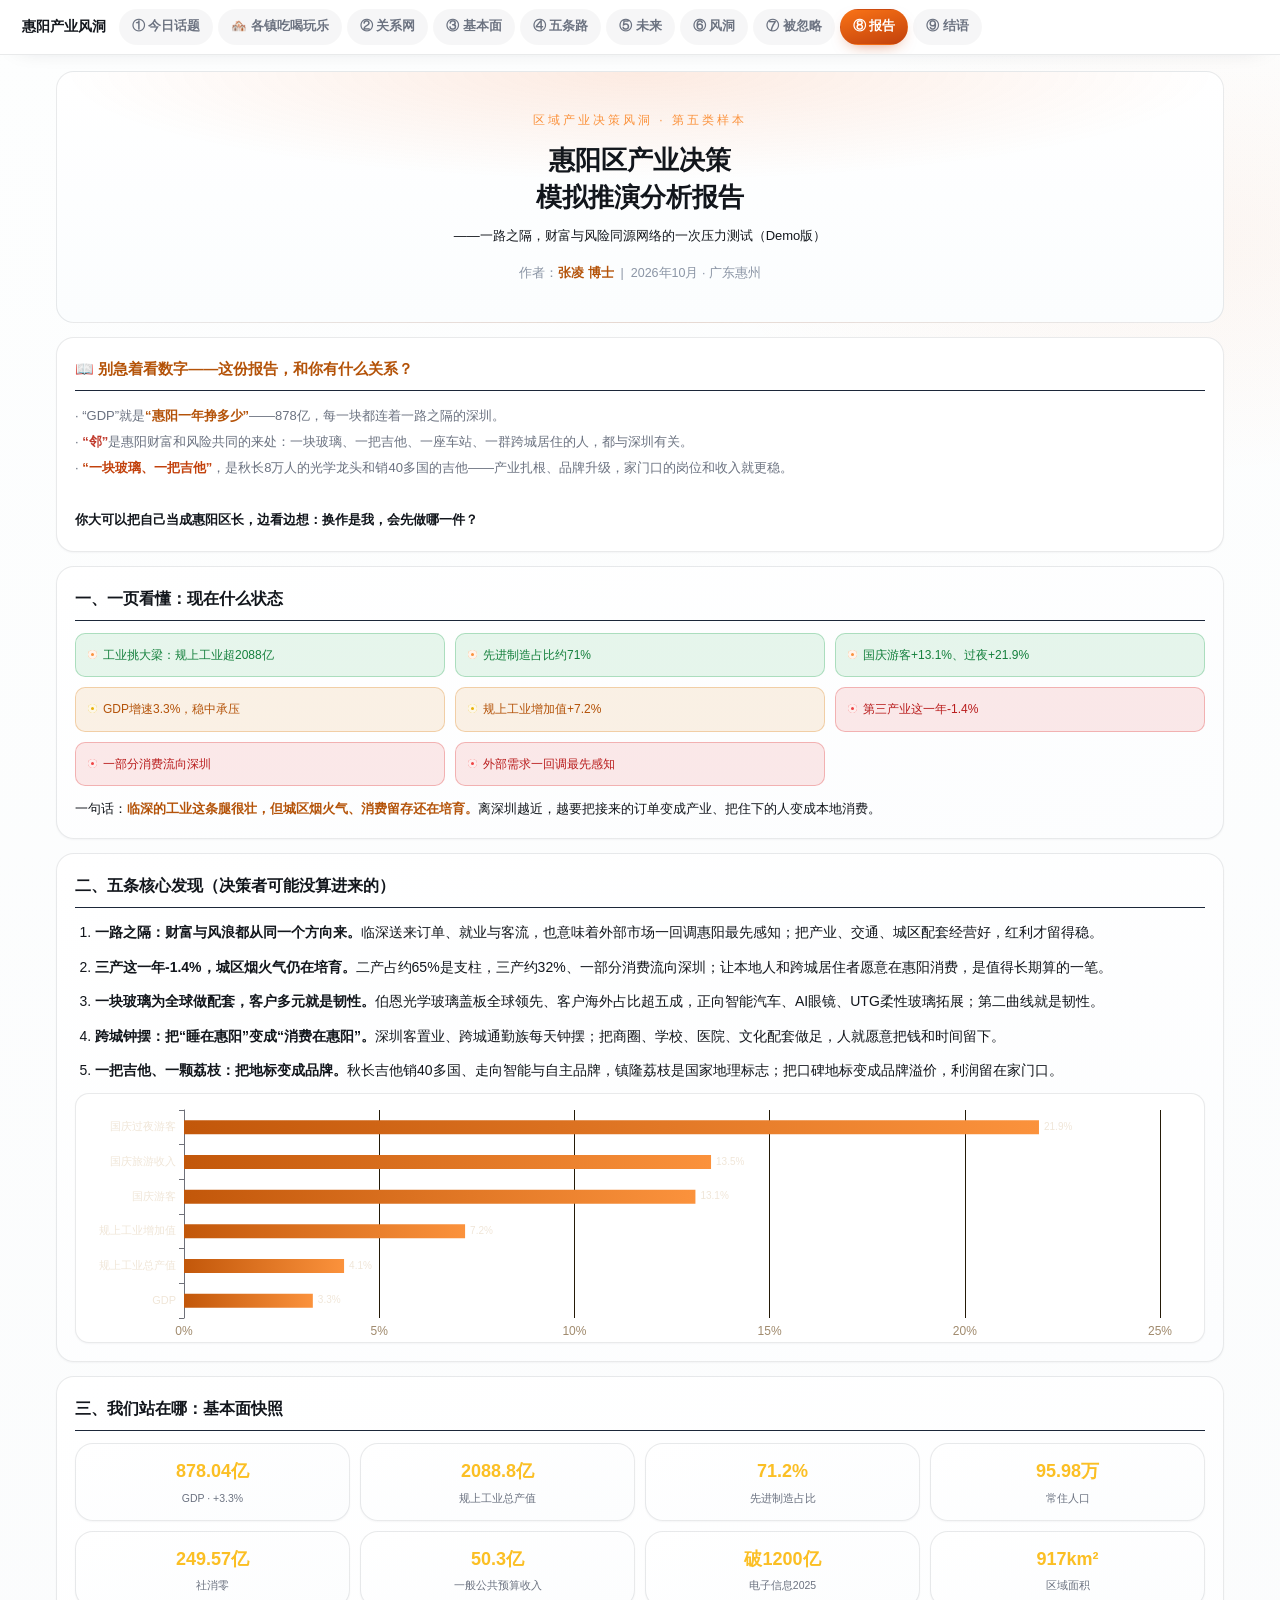
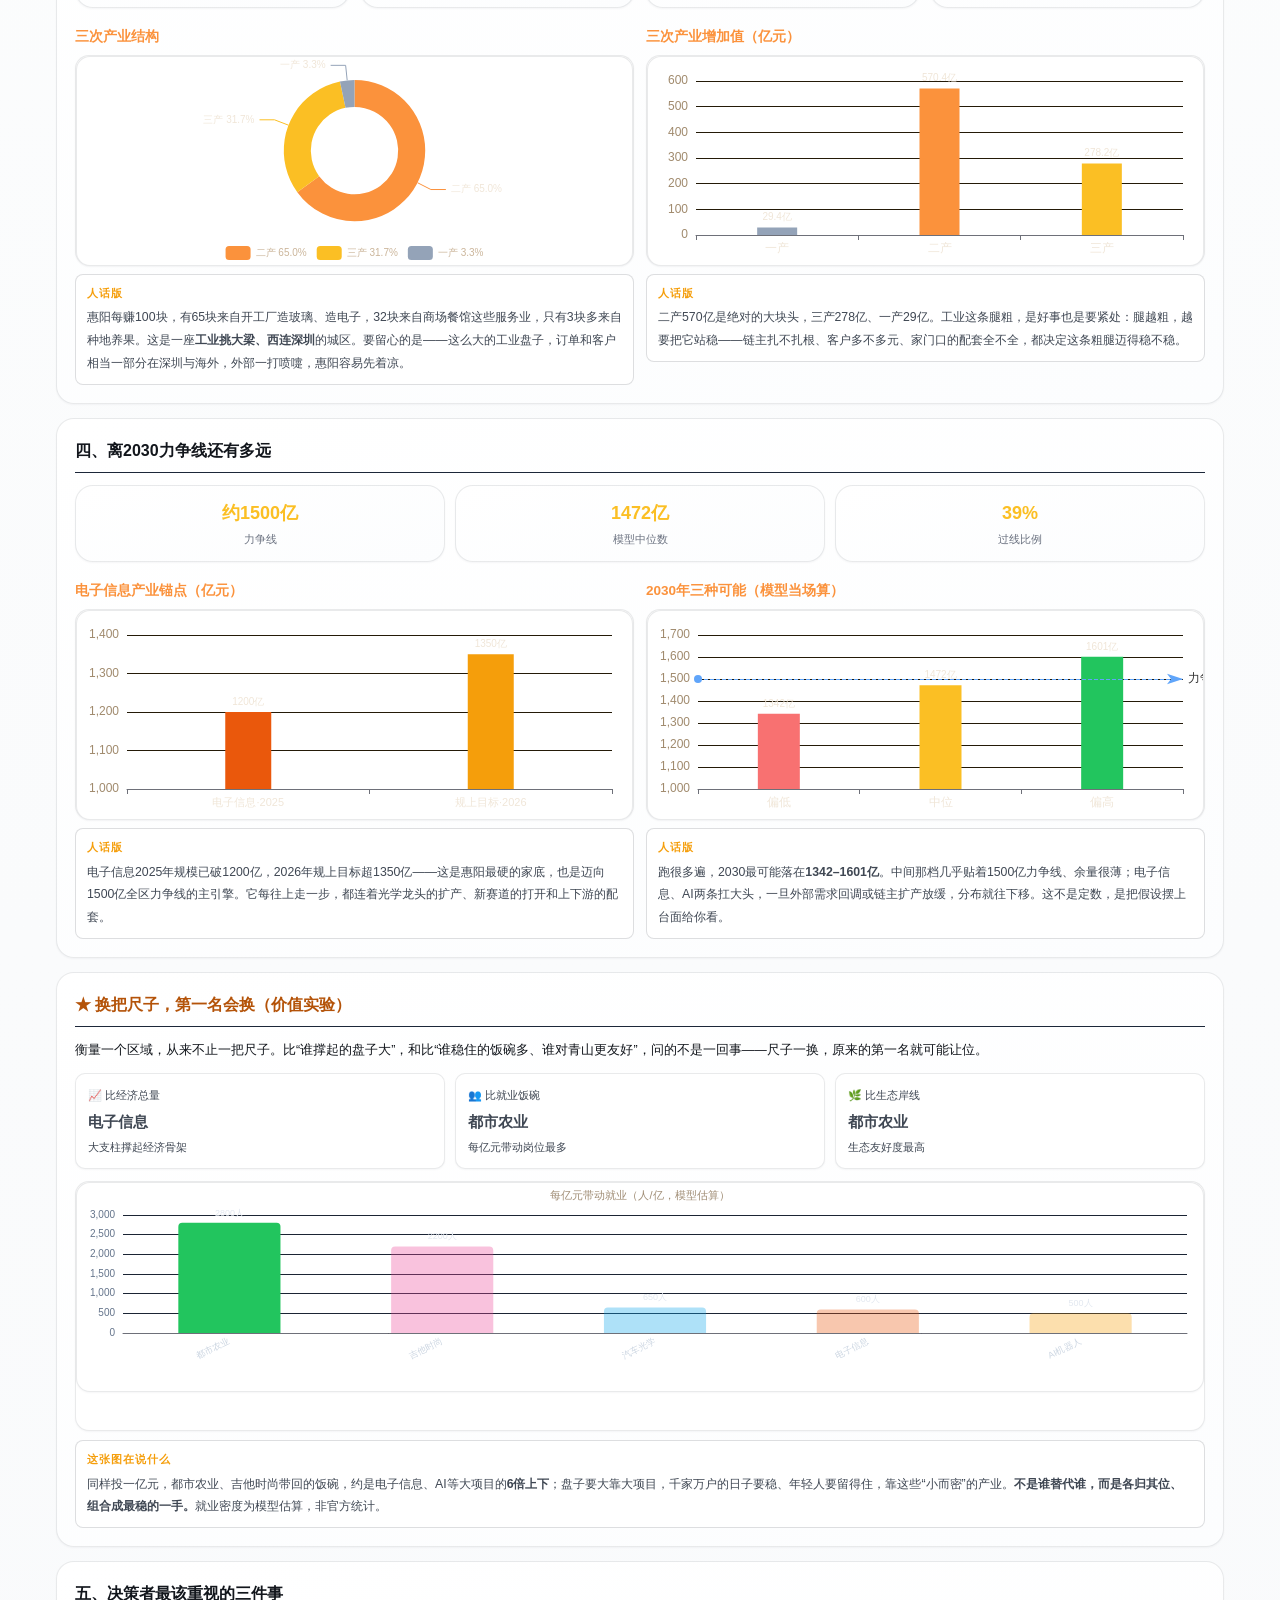
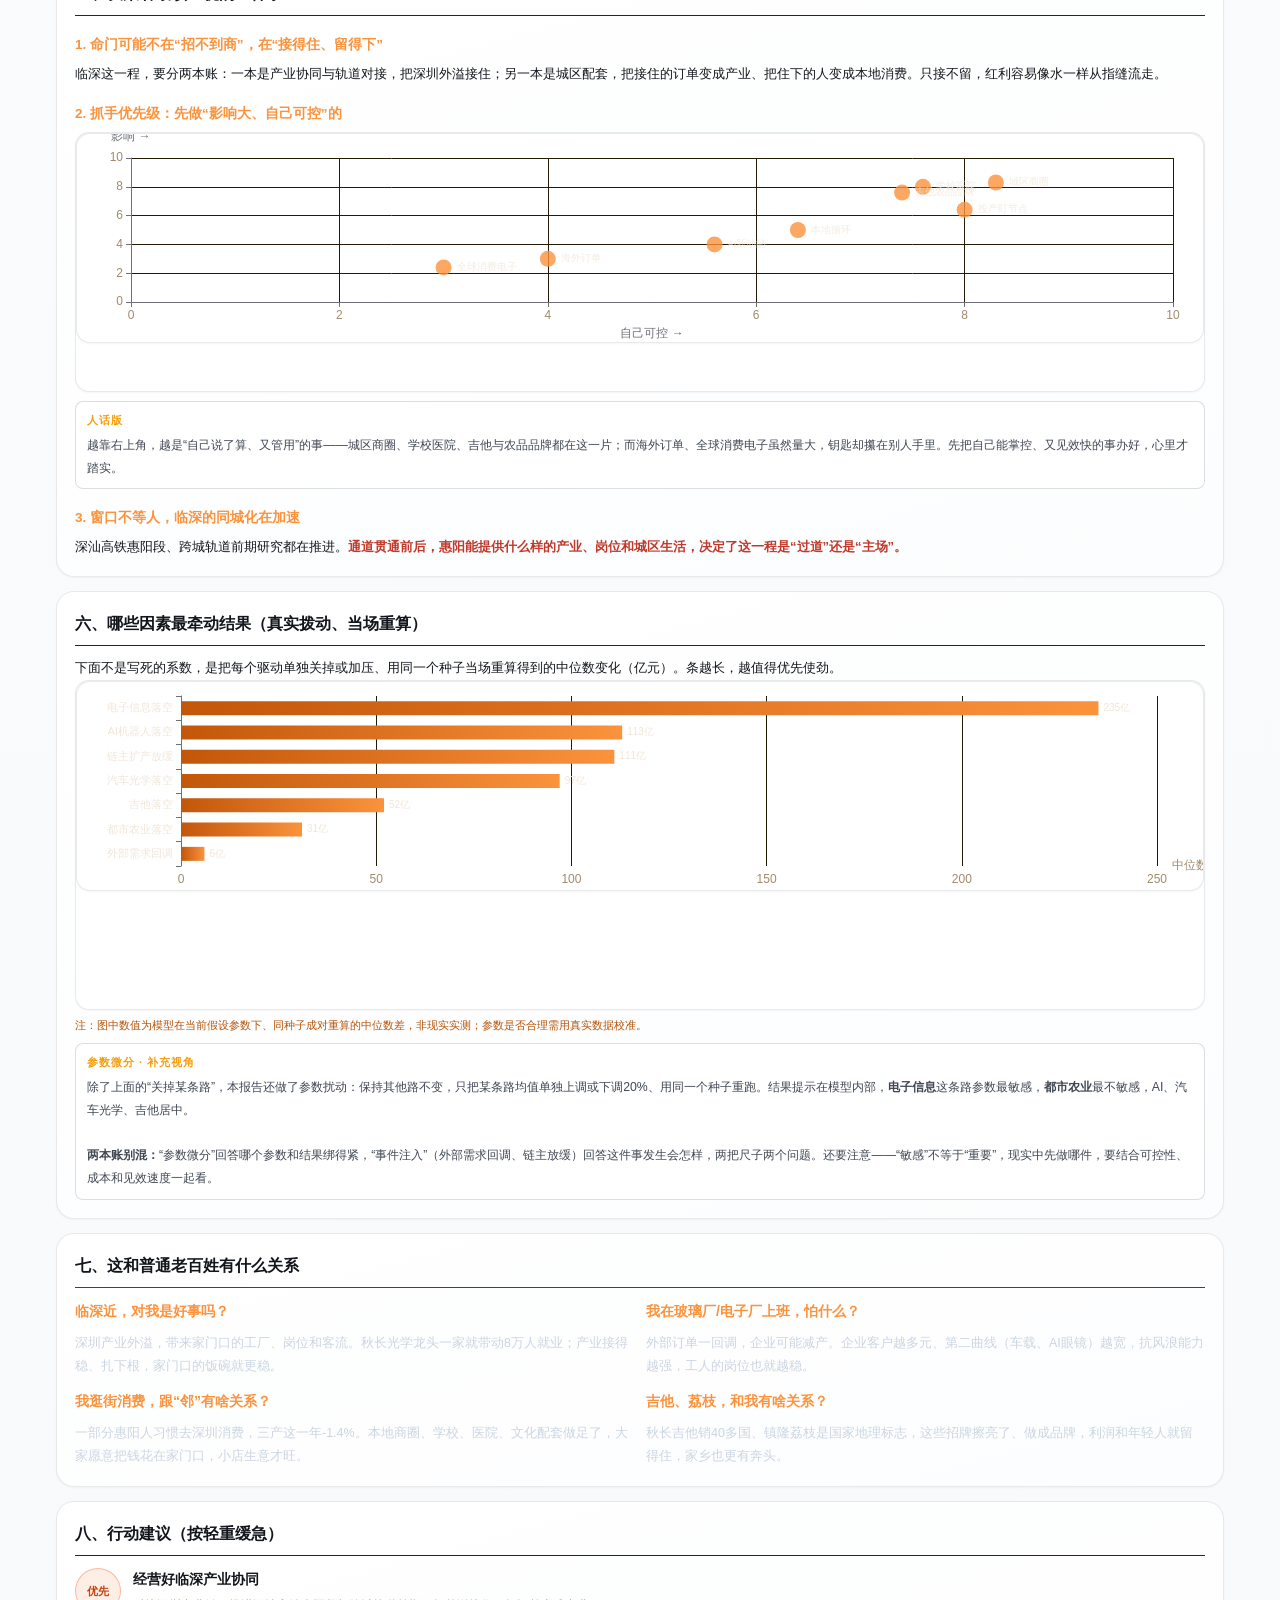
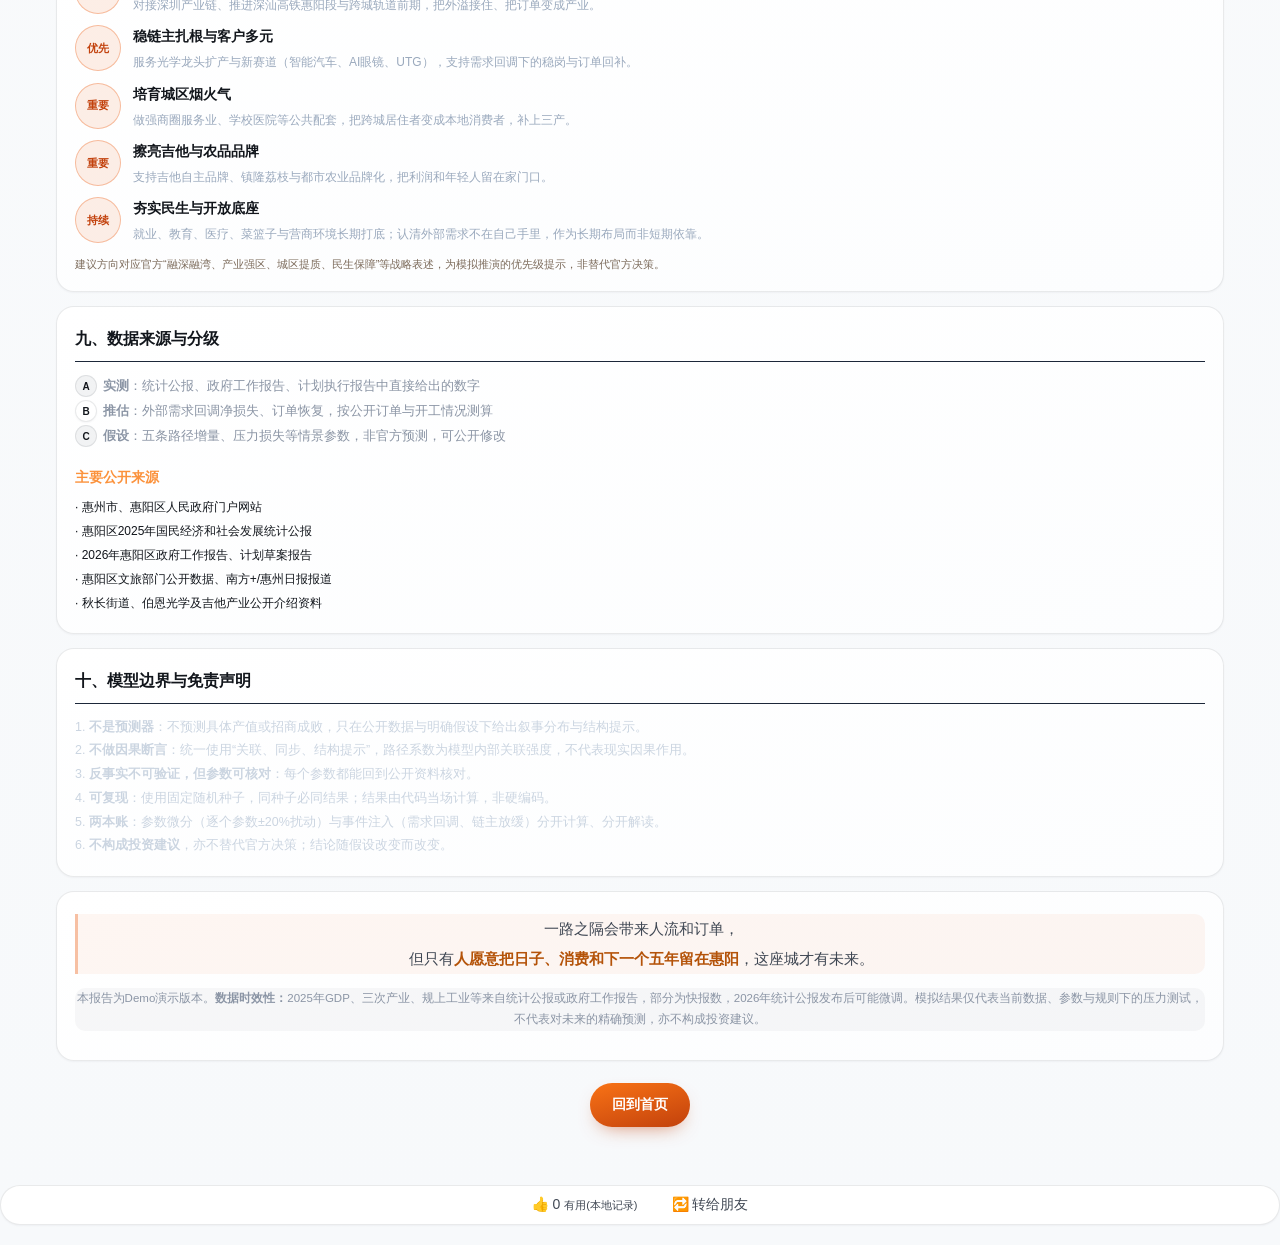
<file: report.html>
<!doctype html>
<html lang="zh-CN"><head><meta charset="utf-8"><meta name="viewport" content="width=device-width,initial-scale=1">
<title>惠阳产业分析报告（Demo版）· 张凌</title>
<script src="model.js?v=20261012f"></script>
<script src="lib/echarts.min.js"></script>
<style>
*{box-sizing:border-box}
body{margin:0;background:#080b12;color:#e6edf3;font:14px/1.7 -apple-system,"PingFang SC","Microsoft YaHei",sans-serif}
.nav{position:sticky;top:0;z-index:50;display:flex;gap:5px;align-items:center;padding:9px 14px;background:rgba(8,11,18,.95);border-bottom:1px solid #1b2434;overflow-x:auto}
.nav span{font-weight:800;color:#fff;padding:6px 8px;white-space:nowrap}
.nav a{background:#131c2b;color:#93a4bd;border:1px solid #22304a;padding:6px 12px;border-radius:20px;font-size:12.5px;text-decoration:none;white-space:nowrap;flex:none}
.nav a.on{background:#ea580c;border-color:#f97316;color:#fff;font-weight:600}
.wrap{max-width:820px;margin:auto;padding:16px}
.cover{text-align:center;padding:38px 20px;background:linear-gradient(160deg,#2a1503,#0a0f1a);border:1px solid #1c2739;border-radius:16px;margin-bottom:14px}
.cover .kick{font-size:12px;letter-spacing:3px;color:#fb923c;margin-bottom:12px}
.cover h1{font-size:26px;line-height:1.4;margin:0 0 10px}
.cover .meta{font-size:12.5px;color:#cbb59a;margin-top:16px}
.card{background:#0e1523;border:1px solid #1c2739;border-radius:12px;padding:18px;margin-bottom:14px}
.card h2{font-size:16px;margin:0 0 12px;padding-bottom:8px;border-bottom:1px solid #1c2739}
.card h3{font-size:13.5px;color:#fb923c;margin:18px 0 6px}
.kpis{display:grid;grid-template-columns:repeat(4,1fr);gap:10px;margin:12px 0}
@media(max-width:700px){.kpis{grid-template-columns:repeat(2,1fr)}}
.kpi{background:#0a0f1a;border:1px solid #1c2739;border-radius:10px;padding:12px;text-align:center}
.kpi .v{font-size:18px;font-weight:800;color:#fbbf24}
.kpi .l{font-size:10.5px;color:#9aa9bd;margin-top:3px}
.lights{display:grid;grid-template-columns:repeat(3,1fr);gap:10px;margin:12px 0}
@media(max-width:700px){.lights{grid-template-columns:1fr 1fr}}
.light{border-radius:10px;padding:11px 12px;font-size:12px;border:1px solid}
.light .dot{display:inline-block;width:9px;height:9px;border-radius:50%;margin-right:6px}
.g{background:#1a1208;border-color:#7c2d12}.g .dot{background:#fb923c}
.y{background:#1a1808;border-color:#713f12}.y .dot{background:#eab308}
.r{background:#1a0c0c;border-color:#7f1d1d}.r .dot{background:#ef4444}
ol.find{margin:0;padding-left:20px}
ol.find li{margin-bottom:10px;line-height:1.75}
.two{display:grid;grid-template-columns:1fr 1fr;gap:12px}
@media(max-width:700px){.two{grid-template-columns:1fr}}
.people{background:linear-gradient(160deg,#241503,#0e1523);border:1px solid #7c2d12}
.people .q{font-size:14px;font-weight:700;color:#fb923c;margin-bottom:8px}
.people .a{font-size:12.5px;color:#cbd5e1;line-height:1.85}
.action{display:flex;gap:12px;margin-bottom:10px;align-items:flex-start}
.action .pri{flex:none;width:46px;height:46px;border-radius:10px;display:flex;align-items:center;justify-content:center;font-size:11px;font-weight:700;color:#fff}
.action .body{flex:1}
.action .body b{font-size:13.5px}
.action .body p{font-size:12px;color:#9aa9bd;margin:3px 0 0}
.src-list{font-size:12.5px;color:#cbd5e1;line-height:2}
.src-list .grade{display:inline-block;width:22px;height:22px;line-height:22px;text-align:center;border-radius:50%;font-size:10px;font-weight:700;margin-right:6px}
.bound{font-size:12.5px;line-height:1.9;color:#cbd5e1}
.tagline{font-size:12px;color:#cbb59a;font-style:italic;margin-top:8px}
.disc{font-size:11.5px;color:#8fa3bf;line-height:1.8;text-align:center}
.btn{background:#ea580c;color:#fff;border:0;padding:10px 22px;border-radius:8px;font-size:14px;font-weight:600;cursor:pointer;text-decoration:none;display:inline-block}
.bigquote{font-size:15px;line-height:2;text-align:center;color:#e6edf3}
.plain{margin-top:9px;background:#161207;border:1px solid #4a3a12;border-left:3px solid #f59e0b;border-radius:8px;padding:9px 11px;font-size:12.3px;line-height:1.85;color:#f0e6d8}
.plain .lab{display:block;font-size:10.5px;font-weight:800;color:#f59e0b;letter-spacing:1px;margin-bottom:3px}
.chartbox{width:100%;height:210px}
table{width:100%;border-collapse:collapse;margin-top:8px;font-size:12.5px}
th,td{border:1px solid #1c2739;padding:8px 10px;text-align:left;line-height:1.6}
th{background:#131c2b;color:#f0e6d8}
.lvl{display:inline-block;font-size:10.5px;padding:1px 8px;border-radius:9px;font-weight:700}
.lvl.a{background:#ea580c22;color:#fb923c;border:1px solid #ea580c}
.lvl.b{background:#f59e0b22;color:#fbbf24;border:1px solid #f59e0b}
</style><link rel="stylesheet" href="ui/premium.css">
<script>/* premium 样式偶发 503：失败自动重试一次 */
(function(){var r={};Array.prototype.forEach.call(
document.querySelectorAll('link[rel="stylesheet"][href*="premium"]'),
function(l){l.addEventListener("error",function(){if(r[l.href])return;r[l.href]=1;
var s=document.createElement("link");s.rel="stylesheet";
s.href=l.href.split("?")[0]+"?retry="+Date.now();document.head.appendChild(s);});});})();</script>
</head><body>

<div class="nav">
  <span>惠阳产业风洞</span>
  <a href="index.html">① 今日话题</a><a href="town.html">🏘️ 各镇吃喝玩乐</a><a href="network.html">② 关系网</a><a href="who.html">③ 基本面</a><a href="choices.html">④ 五条路</a><a href="future.html">⑤ 未来</a><a href="windtunnel.html">⑥ 风洞</a><a href="blindspot.html">⑦ 被忽略</a><a href="report.html" class="on">⑧ 报告</a><a href="ending.html">⑨ 结语</a>
</div>

<div class="wrap">

  <div class="cover">
    <div class="kick">区域产业决策风洞 · 第五类样本</div>
    <h1>惠阳区产业决策<br>模拟推演分析报告</h1>
    <div style="font-size:13px;color:#cbd5e1">——一路之隔，财富与风险同源网络的一次压力测试（Demo版）</div>
    <div class="meta">作者：<b style="color:#fbbf24">张凌 博士</b> &nbsp;|&nbsp; 2026年10月 · 广东惠州</div>
  </div>

  <div class="card" style="border-color:#f59e0b;background:linear-gradient(135deg,#241503,#0e1523)">
    <h2 style="font-size:15px;color:#fcd34d">📖 别急着看数字——这份报告，和你有什么关系？</h2>
    <div style="font-size:13px;line-height:2;color:#f0e6d8">
      · “GDP”就是<b style="color:#fbbf24">“惠阳一年挣多少”</b>——878亿，每一块都连着一路之隔的深圳。<br>
      · <b style="color:#fb923c">“邻”</b>是惠阳财富和风险共同的来处：一块玻璃、一把吉他、一座车站、一群跨城居住的人，都与深圳有关。<br>
      · <b style="color:#60a5fa">“一块玻璃、一把吉他”</b>，是秋长8万人的光学龙头和销40多国的吉他——产业扎根、品牌升级，家门口的岗位和收入就更稳。<br><br>
      <b style="color:#fff">你大可以把自己当成惠阳区长，边看边想：换作是我，会先做哪一件？</b>
    </div>
  </div>

  <div class="card">
    <h2>一、一页看懂：现在什么状态</h2>
    <div class="lights">
      <div class="light g"><span class="dot"></span>工业挑大梁：规上工业超2088亿</div>
      <div class="light g"><span class="dot"></span>先进制造占比约71%</div>
      <div class="light g"><span class="dot"></span>国庆游客+13.1%、过夜+21.9%</div>
      <div class="light y"><span class="dot"></span>GDP增速3.3%，稳中承压</div>
      <div class="light y"><span class="dot"></span>规上工业增加值+7.2%</div>
      <div class="light r"><span class="dot"></span>第三产业这一年-1.4%</div>
      <div class="light r"><span class="dot"></span>一部分消费流向深圳</div>
      <div class="light r"><span class="dot"></span>外部需求一回调最先感知</div>
    </div>
    <p style="font-size:13px;color:#cbd5e1;margin:8px 0 0">一句话：<b style="color:#fbbf24">临深的工业这条腿很壮，但城区烟火气、消费留存还在培育。</b>离深圳越近，越要把接来的订单变成产业、把住下的人变成本地消费。</p>
  </div>

  <div class="card">
    <h2>二、五条核心发现（决策者可能没算进来的）</h2>
    <ol class="find">
      <li><b>一路之隔：财富与风浪都从同一个方向来。</b>临深送来订单、就业与客流，也意味着外部市场一回调惠阳最先感知；把产业、交通、城区配套经营好，红利才留得稳。</li>
      <li><b>三产这一年-1.4%，城区烟火气仍在培育。</b>二产占约65%是支柱，三产约32%、一部分消费流向深圳；让本地人和跨城居住者愿意在惠阳消费，是值得长期算的一笔。</li>
      <li><b>一块玻璃为全球做配套，客户多元就是韧性。</b>伯恩光学玻璃盖板全球领先、客户海外占比超五成，正向智能汽车、AI眼镜、UTG柔性玻璃拓展；第二曲线就是韧性。</li>
      <li><b>跨城钟摆：把“睡在惠阳”变成“消费在惠阳”。</b>深圳客置业、跨城通勤族每天钟摆；把商圈、学校、医院、文化配套做足，人就愿意把钱和时间留下。</li>
      <li><b>一把吉他、一颗荔枝：把地标变成品牌。</b>秋长吉他销40多国、走向智能与自主品牌，镇隆荔枝是国家地理标志；把口碑地标变成品牌溢价，利润留在家门口。</li>
    </ol>
    <div id="findChart" class="chartbox" style="height:250px"></div>
  </div>

  <div class="card">
    <h2>三、我们站在哪：基本面快照</h2>
    <div class="kpis">
      <div class="kpi"><div class="v">878.04亿</div><div class="l">GDP · +3.3%</div></div>
      <div class="kpi"><div class="v">2088.8亿</div><div class="l">规上工业总产值</div></div>
      <div class="kpi"><div class="v">71.2%</div><div class="l">先进制造占比</div></div>
      <div class="kpi"><div class="v">95.98万</div><div class="l">常住人口</div></div>
      <div class="kpi"><div class="v">249.57亿</div><div class="l">社消零</div></div>
      <div class="kpi"><div class="v">50.3亿</div><div class="l">一般公共预算收入</div></div>
      <div class="kpi"><div class="v">破1200亿</div><div class="l">电子信息2025</div></div>
      <div class="kpi"><div class="v">917km²</div><div class="l">区域面积</div></div>
    </div>
    <div class="two">
      <div>
        <h3 style="margin-top:6px">三次产业结构</h3>
        <div class="chartbox"><div id="struct" class="chartbox"></div></div>
        <div class="plain"><span class="lab">人话版</span>惠阳每赚100块，有65块来自开工厂造玻璃、造电子，32块来自商场餐馆这些服务业，只有3块多来自种地养果。这是一座<b>工业挑大梁、西连深圳</b>的城区。要留心的是——这么大的工业盘子，订单和客户相当一部分在深圳与海外，外部一打喷嚏，惠阳容易先着凉。</div>
      </div>
      <div>
        <h3 style="margin-top:6px">三次产业增加值（亿元）</h3>
        <div class="chartbox"><div id="indval" class="chartbox"></div></div>
        <div class="plain"><span class="lab">人话版</span>二产570亿是绝对的大块头，三产278亿、一产29亿。工业这条腿粗，是好事也是要紧处：腿越粗，越要把它站稳——链主扎不扎根、客户多不多元、家门口的配套全不全，都决定这条粗腿迈得稳不稳。</div>
      </div>
    </div>
  </div>

  <div class="card">
    <h2>四、离2030力争线还有多远</h2>
    <div class="kpis" style="grid-template-columns:repeat(3,1fr)">
      <div class="kpi"><div class="v">约1500亿</div><div class="l">力争线</div></div>
      <div class="kpi"><div class="v" id="m50">—</div><div class="l">模型中位数</div></div>
      <div class="kpi"><div class="v" id="mhit">—</div><div class="l">过线比例</div></div>
    </div>
    <div class="two">
      <div>
        <h3 style="margin-top:6px">电子信息产业锚点（亿元）</h3>
        <div class="chartbox"><div id="anchor" class="chartbox"></div></div>
        <div class="plain"><span class="lab">人话版</span>电子信息2025年规模已破1200亿，2026年规上目标超1350亿——这是惠阳最硬的家底，也是迈向1500亿全区力争线的主引擎。它每往上走一步，都连着光学龙头的扩产、新赛道的打开和上下游的配套。</div>
      </div>
      <div>
        <h3 style="margin-top:6px">2030年三种可能（模型当场算）</h3>
        <div class="chartbox"><div id="scen" class="chartbox"></div></div>
        <div class="plain"><span class="lab">人话版</span>跑很多遍，2030最可能落在<b id="scenRange"></b>。中间那档几乎贴着1500亿力争线、余量很薄；电子信息、AI两条扛大头，一旦外部需求回调或链主扩产放缓，分布就往下移。这不是定数，是把假设摆上台面给你看。</div>
      </div>
    </div>
  </div>

  <div class="card" style="border-color:#b45309">
    <h2 style="color:#fcd34d">★ 换把尺子，第一名会换（价值实验）</h2>
    <div style="font-size:12.5px;color:#cbd5e1;line-height:1.8">衡量一个区域，从来不止一把尺子。比“谁撑起的盘子大”，和比“谁稳住的饭碗多、谁对青山更友好”，问的不是一回事——尺子一换，原来的第一名就可能让位。</div>
    <div style="display:flex;gap:10px;flex-wrap:wrap;margin:12px 0">
      <div style="flex:1;min-width:150px;background:#0a0f1a;border:1px solid #1c2739;border-radius:10px;padding:12px">
        <div style="font-size:11px;color:#8a7a63">📈 比经济总量</div>
        <div style="font-size:15px;font-weight:700;color:#fdba74;margin-top:4px">电子信息</div>
        <div style="font-size:11px;color:#a08d75;margin-top:3px">大支柱撑起经济骨架</div>
      </div>
      <div style="flex:1;min-width:150px;background:#0a0f1a;border:1px solid #1c2739;border-radius:10px;padding:12px">
        <div style="font-size:11px;color:#8a7a63">👥 比就业饭碗</div>
        <div style="font-size:15px;font-weight:700;color:#fdba74;margin-top:4px">都市农业</div>
        <div style="font-size:11px;color:#a08d75;margin-top:3px">每亿元带动岗位最多</div>
      </div>
      <div style="flex:1;min-width:150px;background:#0a0f1a;border:1px solid #1c2739;border-radius:10px;padding:12px">
        <div style="font-size:11px;color:#8a7a63">🌿 比生态岸线</div>
        <div style="font-size:15px;font-weight:700;color:#fdba74;margin-top:4px">都市农业</div>
        <div style="font-size:11px;color:#a08d75;margin-top:3px">生态友好度最高</div>
      </div>
    </div>
    <div class="chartbox" style="height:250px"><div id="valueJobs" class="chartbox"></div></div>
    <div class="plain"><span class="lab">这张图在说什么</span>同样投一亿元，都市农业、吉他时尚带回的饭碗，约是电子信息、AI等大项目的<b id="vjMult"></b>；盘子要大靠大项目，千家万户的日子要稳、年轻人要留得住，靠这些“小而密”的产业。<b>不是谁替代谁，而是各归其位、组合成最稳的一手。</b>就业密度为模型估算，非官方统计。</div>
  </div>

  <div class="card" style="border-color:#7c2d12">
    <h2>五、决策者最该重视的三件事</h2>
    <h3>1. 命门可能不在“招不到商”，在“接得住、留得下”</h3>
    <p style="font-size:13px;color:#cbd5e1;margin:0">临深这一程，要分两本账：一本是产业协同与轨道对接，把深圳外溢接住；另一本是城区配套，把接住的订单变成产业、把住下的人变成本地消费。只接不留，红利容易像水一样从指缝流走。</p>
    <h3>2. 抓手优先级：先做“影响大、自己可控”的</h3>
    <div class="chartbox" style="height:260px"><div id="matrix" class="chartbox"></div></div>
    <div class="plain"><span class="lab">人话版</span>越靠右上角，越是“自己说了算、又管用”的事——城区商圈、学校医院、吉他与农品品牌都在这一片；而海外订单、全球消费电子虽然量大，钥匙却攥在别人手里。先把自己能掌控、又见效快的事办好，心里才踏实。</div>
    <h3>3. 窗口不等人，临深的同城化在加速</h3>
    <p style="font-size:13px;color:#cbd5e1;margin:0">深汕高铁惠阳段、跨城轨道前期研究都在推进。<b style="color:#f87171">通道贯通前后，惠阳能提供什么样的产业、岗位和城区生活，决定了这一程是“过道”还是“主场”。</b></p>
  </div>

  <div class="card">
    <h2>六、哪些因素最牵动结果（真实拨动、当场重算）</h2>
    <div style="font-size:12.5px;color:#cbd5e1">下面不是写死的系数，是把每个驱动单独关掉或加压、用同一个种子当场重算得到的中位数变化（亿元）。条越长，越值得优先使劲。</div>
    <div class="chartbox" style="height:330px"><div id="tornado" class="chartbox"></div></div>
    <p style="font-size:11px;color:#fbbf24;margin:6px 0 0">注：图中数值为模型在当前假设参数下、同种子成对重算的中位数差，非现实实测；参数是否合理需用真实数据校准。</p>
    <div class="plain"><span class="lab">参数微分 · 补充视角</span>除了上面的“关掉某条路”，本报告还做了参数扰动：保持其他路不变，只把某条路均值单独上调或下调20%、用同一个种子重跑。结果提示在模型内部，<b>电子信息</b>这条路参数最敏感，<b>都市农业</b>最不敏感，AI、汽车光学、吉他居中。<br><br><b>两本账别混：</b>“参数微分”回答哪个参数和结果绑得紧，“事件注入”（外部需求回调、链主放缓）回答这件事发生会怎样，两把尺子两个问题。还要注意——“敏感”不等于“重要”，现实中先做哪件，要结合可控性、成本和见效速度一起看。</div>
  </div>

  <div class="card people">
    <h2 style="border-color:#7c2d12">七、这和普通老百姓有什么关系</h2>
    <div class="two">
      <div><div class="q">临深近，对我是好事吗？</div><div class="a">深圳产业外溢，带来家门口的工厂、岗位和客流。秋长光学龙头一家就带动8万人就业；产业接得稳、扎下根，家门口的饭碗就更稳。</div></div>
      <div><div class="q">我在玻璃厂/电子厂上班，怕什么？</div><div class="a">外部订单一回调，企业可能减产。企业客户越多元、第二曲线（车载、AI眼镜）越宽，抗风浪能力越强，工人的岗位也就越稳。</div></div>
      <div><div class="q">我逛街消费，跟“邻”有啥关系？</div><div class="a">一部分惠阳人习惯去深圳消费，三产这一年-1.4%。本地商圈、学校、医院、文化配套做足了，大家愿意把钱花在家门口，小店生意才旺。</div></div>
      <div><div class="q">吉他、荔枝，和我有啥关系？</div><div class="a">秋长吉他销40多国、镇隆荔枝是国家地理标志，这些招牌擦亮了、做成品牌，利润和年轻人就留得住，家乡也更有奔头。</div></div>
    </div>
  </div>

  <div class="card">
    <h2>八、行动建议（按轻重缓急）</h2>
    <div class="action"><div class="pri" style="background:#b45309">优先</div><div class="body"><b>经营好临深产业协同</b><p>对接深圳产业链、推进深汕高铁惠阳段与跨城轨道前期，把外溢接住、把订单变成产业。</p></div></div>
    <div class="action"><div class="pri" style="background:#b45309">优先</div><div class="body"><b>稳链主扎根与客户多元</b><p>服务光学龙头扩产与新赛道（智能汽车、AI眼镜、UTG），支持需求回调下的稳岗与订单回补。</p></div></div>
    <div class="action"><div class="pri" style="background:#c2410c">重要</div><div class="body"><b>培育城区烟火气</b><p>做强商圈服务业、学校医院等公共配套，把跨城居住者变成本地消费者，补上三产。</p></div></div>
    <div class="action"><div class="pri" style="background:#c2410c">重要</div><div class="body"><b>擦亮吉他与农品品牌</b><p>支持吉他自主品牌、镇隆荔枝与都市农业品牌化，把利润和年轻人留在家门口。</p></div></div>
    <div class="action"><div class="pri" style="background:#1d4ed8">持续</div><div class="body"><b>夯实民生与开放底座</b><p>就业、教育、医疗、菜篮子与营商环境长期打底；认清外部需求不在自己手里，作为长期布局而非短期依靠。</p></div></div>
    <p style="font-size:11px;color:#7c6b5b;margin:10px 0 0">建议方向对应官方“融深融湾、产业强区、城区提质、民生保障”等战略表述，为模拟推演的优先级提示，非替代官方决策。</p>
  </div>

  <div class="card">
    <h2>九、数据来源与分级</h2>
    <div class="src-list">
      <div><span class="grade" style="background:#b45309;color:#fff">A</span><b>实测</b>：统计公报、政府工作报告、计划执行报告中直接给出的数字</div>
      <div><span class="grade" style="background:#1e40af;color:#fff">B</span><b>推估</b>：外部需求回调净损失、订单恢复，按公开订单与开工情况测算</div>
      <div><span class="grade" style="background:#713f12;color:#fff">C</span><b>假设</b>：五条路径增量、压力损失等情景参数，非官方预测，可公开修改</div>
    </div>
    <h3>主要公开来源</h3>
    <div style="font-size:12px;color:#cbd5e1;line-height:2">
      · 惠州市、惠阳区人民政府门户网站<br>
      · 惠阳区2025年国民经济和社会发展统计公报<br>
      · 2026年惠阳区政府工作报告、计划草案报告<br>
      · 惠阳区文旅部门公开数据、南方+/惠州日报报道<br>
      · 秋长街道、伯恩光学及吉他产业公开介绍资料
    </div>
  </div>

  <div class="card">
    <h2>十、模型边界与免责声明</h2>
    <div class="bound">
      1. <b>不是预测器</b>：不预测具体产值或招商成败，只在公开数据与明确假设下给出叙事分布与结构提示。<br>
      2. <b>不做因果断言</b>：统一使用“关联、同步、结构提示”，路径系数为模型内部关联强度，不代表现实因果作用。<br>
      3. <b>反事实不可验证，但参数可核对</b>：每个参数都能回到公开资料核对。<br>
      4. <b>可复现</b>：使用固定随机种子，同种子必同结果；结果由代码当场计算，非硬编码。<br>
      5. <b>两本账</b>：参数微分（逐个参数±20%扰动）与事件注入（需求回调、链主放缓）分开计算、分开解读。<br>
      6. <b>不构成投资建议</b>，亦不替代官方决策；结论随假设改变而改变。
    </div>
  </div>

  <div class="card">
    <p class="bigquote" style="margin:4px 0">一路之隔会带来人流和订单，<br>但只有<b style="color:#fbbf24">人愿意把日子、消费和下一个五年留在惠阳</b>，这座城才有未来。</p>
    <p class="disc" style="margin-top:14px">本报告为Demo演示版本。<b>数据时效性：</b>2025年GDP、三次产业、规上工业等来自统计公报或政府工作报告，部分为快报数，2026年统计公报发布后可能微调。模拟结果仅代表当前数据、参数与规则下的压力测试，不代表对未来的精确预测，亦不构成投资建议。</p>
  </div>

  <div style="text-align:center;margin:22px 0"><a class="btn" href="index.html">回到首页</a></div>
</div>

<script>
const axc='#cbb59a', tc='#a08a6d';
const base=HT.run(42,8000,HT.DEFAULT_PATHS);
document.getElementById('m50').textContent=Math.round(base.p50)+'亿';
document.getElementById('mhit').textContent=Math.round(base.hit)+'%';
document.getElementById('scenRange').textContent=Math.round(base.p10)+'–'+Math.round(base.p90)+'亿';

function init(id){return echarts.init(document.getElementById(id));}
const ORANGE=new echarts.graphic.LinearGradient(0,0,1,0,[{offset:0,color:'#c2570a'},{offset:1,color:'#fb923c'}]);

// 增速对比
const growth=[['GDP',3.3],['规上工业总产值',4.1],['规上工业增加值',7.2],['国庆游客',13.1],['国庆旅游收入',13.5],['国庆过夜游客',21.9]].sort((a,b)=>a[1]-b[1]);
init('findChart').setOption({backgroundColor:'transparent',grid:{left:108,right:44,top:16,bottom:24},
 xAxis:{type:'value',axisLabel:{color:tc,formatter:'{value}%'},splitLine:{lineStyle:{color:'#241a08'}}},
 yAxis:{type:'category',data:growth.map(g=>g[0]),axisLabel:{color:'#f0e6d8',fontSize:11}},
 series:[{type:'bar',barWidth:14,data:growth.map(g=>g[1]),itemStyle:{color:ORANGE},label:{show:true,position:'right',formatter:'{c}%',color:'#f0e6d8',fontSize:10}}],tooltip:{trigger:'axis'}});

// 结构环形
init('struct').setOption({backgroundColor:'transparent',
 tooltip:{trigger:'item'},legend:{bottom:0,textStyle:{color:axc,fontSize:10}},
 series:[{type:'pie',radius:['42%','68%'],center:['50%','45%'],
  data:[{name:'二产 65.0%',value:65,itemStyle:{color:'#fb923c'}},{name:'三产 31.7%',value:31.7,itemStyle:{color:'#fbbf24'}},{name:'一产 3.3%',value:3.3,itemStyle:{color:'#94a3b8'}}],
  label:{color:'#f0e6d8',fontSize:10}}]});

// 产业增加值
init('indval').setOption({backgroundColor:'transparent',grid:{left:48,right:20,top:24,bottom:30},
 xAxis:{type:'category',data:['一产','二产','三产'],axisLabel:{color:'#f0e6d8'}},
 yAxis:{type:'value',axisLabel:{color:tc},splitLine:{lineStyle:{color:'#241a08'}}},
 series:[{type:'bar',barWidth:40,data:[{value:29.4,itemStyle:{color:'#94a3b8'}},{value:570.4,itemStyle:{color:'#fb923c'}},{value:278.2,itemStyle:{color:'#fbbf24'}}],
  label:{show:true,position:'top',formatter:'{c}亿',color:'#f0e6d8',fontSize:10}}],tooltip:{trigger:'axis'}});

// 电子信息锚点
init('anchor').setOption({backgroundColor:'transparent',grid:{left:50,right:20,top:24,bottom:30},
 xAxis:{type:'category',data:['电子信息·2025','规上目标·2026'],axisLabel:{color:'#f0e6d8',fontSize:11}},
 yAxis:{type:'value',min:1000,axisLabel:{color:tc},splitLine:{lineStyle:{color:'#241a08'}}},
 series:[{type:'bar',barWidth:46,data:[{value:1200,itemStyle:{color:'#ea580c'}},{value:1350,itemStyle:{color:'#f59e0b'}}],
  label:{show:true,position:'top',formatter:'{c}亿',color:'#f0e6d8',fontSize:10}}],tooltip:{trigger:'axis'}});

// 三情景
init('scen').setOption({backgroundColor:'transparent',grid:{left:50,right:20,top:24,bottom:30},
 xAxis:{type:'category',data:['偏低','中位','偏高'],axisLabel:{color:'#f0e6d8'}},
 yAxis:{type:'value',min:1000,axisLabel:{color:tc},splitLine:{lineStyle:{color:'#241a08'}}},
 series:[{type:'bar',barWidth:42,data:[
   {value:+base.p10.toFixed(0),itemStyle:{color:'#f87171'}},{value:+base.p50.toFixed(0),itemStyle:{color:'#fbbf24'}},{value:+base.p90.toFixed(0),itemStyle:{color:'#22c55e'}}],
  label:{show:true,position:'top',formatter:'{c}亿',color:'#f0e6d8',fontSize:10},
  markLine:{data:[{yAxis:1500}],lineStyle:{color:'#60a5fa',type:'dashed'},label:{formatter:'力争线1500'}}
 }],tooltip:{trigger:'axis'}});

// 优先级矩阵
init('matrix').setOption({backgroundColor:'transparent',grid:{left:54,right:30,top:24,bottom:40},
 xAxis:{name:'自己可控 →',nameLocation:'middle',nameGap:26,min:0,max:10,axisLabel:{color:tc},splitLine:{lineStyle:{color:'#241a08'}}},
 yAxis:{name:'影响 →',min:0,max:10,axisLabel:{color:tc},splitLine:{lineStyle:{color:'#241a08'}}},
 series:[{type:'scatter',symbolSize:16,
  data:[[8.3,8.3,'城区商圈'],[7.6,8,'学校医院'],[7.4,7.6,'吉他农品品牌'],[8,6.4,'投产盯节点'],[6.4,5,'本地循环'],[5.6,4,'AI新动能'],[4,3,'海外订单'],[3,2.4,'全球消费电子']],
  itemStyle:{color:'#fb923c'},
  label:{show:true,position:'right',formatter:p=>p.data[2],color:'#f0e6d8',fontSize:9.5}}],tooltip:{formatter:p=>p.data[2]}});

// tornado
function p50off(idx){const paths=HT.DEFAULT_PATHS.map((p,j)=>j===idx?Object.assign({},p,{mu:0}):p);return HT.run(42,8000,paths).p50;}
function p50opts(o){return HT.run(42,8000,HT.DEFAULT_PATHS,o).p50;}
const drivers=[['电子信息落空',p50off(0)],['AI机器人落空',p50off(1)],['汽车光学落空',p50off(2)],['吉他落空',p50off(3)],['都市农业落空',p50off(4)],['外部需求回调',p50opts({demand:{strength:1,duration:3}})],['链主扩产放缓',p50opts({anchorFactor:0.7})]];
let rows=drivers.map(([l,p])=>({l,d:Math.round(base.p50-p)})).sort((a,b)=>a.d-b.d);
init('tornado').setOption({backgroundColor:'transparent',grid:{left:104,right:46,top:14,bottom:24},
 xAxis:{type:'value',name:'中位数少多少(亿)',nameTextStyle:{color:tc},axisLabel:{color:tc},splitLine:{lineStyle:{color:'#241a08'}}},
 yAxis:{type:'category',data:rows.map(r=>r.l),axisLabel:{color:'#f0e6d8',fontSize:11}},
 series:[{type:'bar',barWidth:14,data:rows.map(r=>r.d),itemStyle:{color:ORANGE},label:{show:true,position:'right',formatter:'{c}亿',color:'#f0e6d8',fontSize:10}}],tooltip:{trigger:'axis'}});
</script>

<div style="display:flex;justify-content:center;margin:20px 0;background:rgba(15,23,42,.96);border:1px solid #ea580c;border-radius:24px;padding:9px 20px;gap:22px">
  <button onclick="rlike()" style="background:none;border:none;color:#e2e8f0;font-size:14px;cursor:pointer">👍 <span id="rcount">0</span> <span style="font-size:11px;color:#a08a6d">有用(本地记录)</span></button>
  <button onclick="rshare()" style="background:none;border:none;color:#e2e8f0;font-size:14px;cursor:pointer">🔁 转给朋友</button>
</div>
<script>
var rk="like_report_huiyang",rn=parseInt(localStorage.getItem(rk)||"0");rcount.textContent=rn;
function rlike(){rn++;localStorage.setItem(rk,rn);rcount.textContent=rn;}
function rshare(){
 var m=document.createElement("div");
 m.style.cssText="position:fixed;inset:0;background:rgba(0,0,0,.8);z-index:9999;display:flex;align-items:center;justify-content:center;padding:20px";
 m.onclick=()=>m.remove();
 m.innerHTML='<div style="background:#0f172a;padding:20px;border-radius:14px;text-align:center"><div style="color:#fff;font-size:14px;margin-bottom:12px">截图二维码，发给朋友/群</div><img src="https://api.qrserver.com/v1/create-qr-code/?size=200x200&data='+encodeURIComponent(location.href)+'" style="width:200px;height:200px;background:#fff;padding:8px;border-radius:8px"><div style="color:#94a3b8;font-size:12px;margin-top:12px">扫码打开</div></div>';
 document.body.appendChild(m);navigator.clipboard&&navigator.clipboard.writeText(location.href);
}
</script>

<script>
(function(){
 var t=HT.valueTable(), sorted=t.jobs, top=sorted[0];
 var el=document.getElementById("valueJobs");
 if(!el||typeof echarts==="undefined") return;
 var chart=echarts.init(el);
 chart.setOption({
  backgroundColor:"transparent",
  title:{text:"每亿元带动就业（人/亿，模型估算）",left:"center",top:2,textStyle:{color:"#a08d75",fontSize:11,fontWeight:400}},
  grid:{left:46,right:16,top:32,bottom:58},
  xAxis:{type:"category",data:sorted.map(x=>x.name),axisLabel:{color:"#cbd5e1",fontSize:9,interval:0,rotate:26},axisTick:{show:false}},
  yAxis:{type:"value",axisLabel:{color:"#64748b",fontSize:10},splitLine:{lineStyle:{color:"#1b2434"}}},
  series:[{type:"bar",barWidth:"48%",
    data:sorted.map(x=>({value:x.val,itemStyle:{color:(x.name===top.name?x.color:x.color+"55"),borderRadius:[4,4,0,0]}})),
    label:{show:true,position:"top",color:"#e2e8f0",fontSize:9,formatter:p=>p.value+"人"}}]
 });
 var mult=top.val/t.jobs[t.jobs.length-1].val;
 document.getElementById("vjMult").textContent=Math.round(mult)+"倍上下";
 window.addEventListener("resize",()=>chart.resize());
})();
</script>
</body></html>
</file>
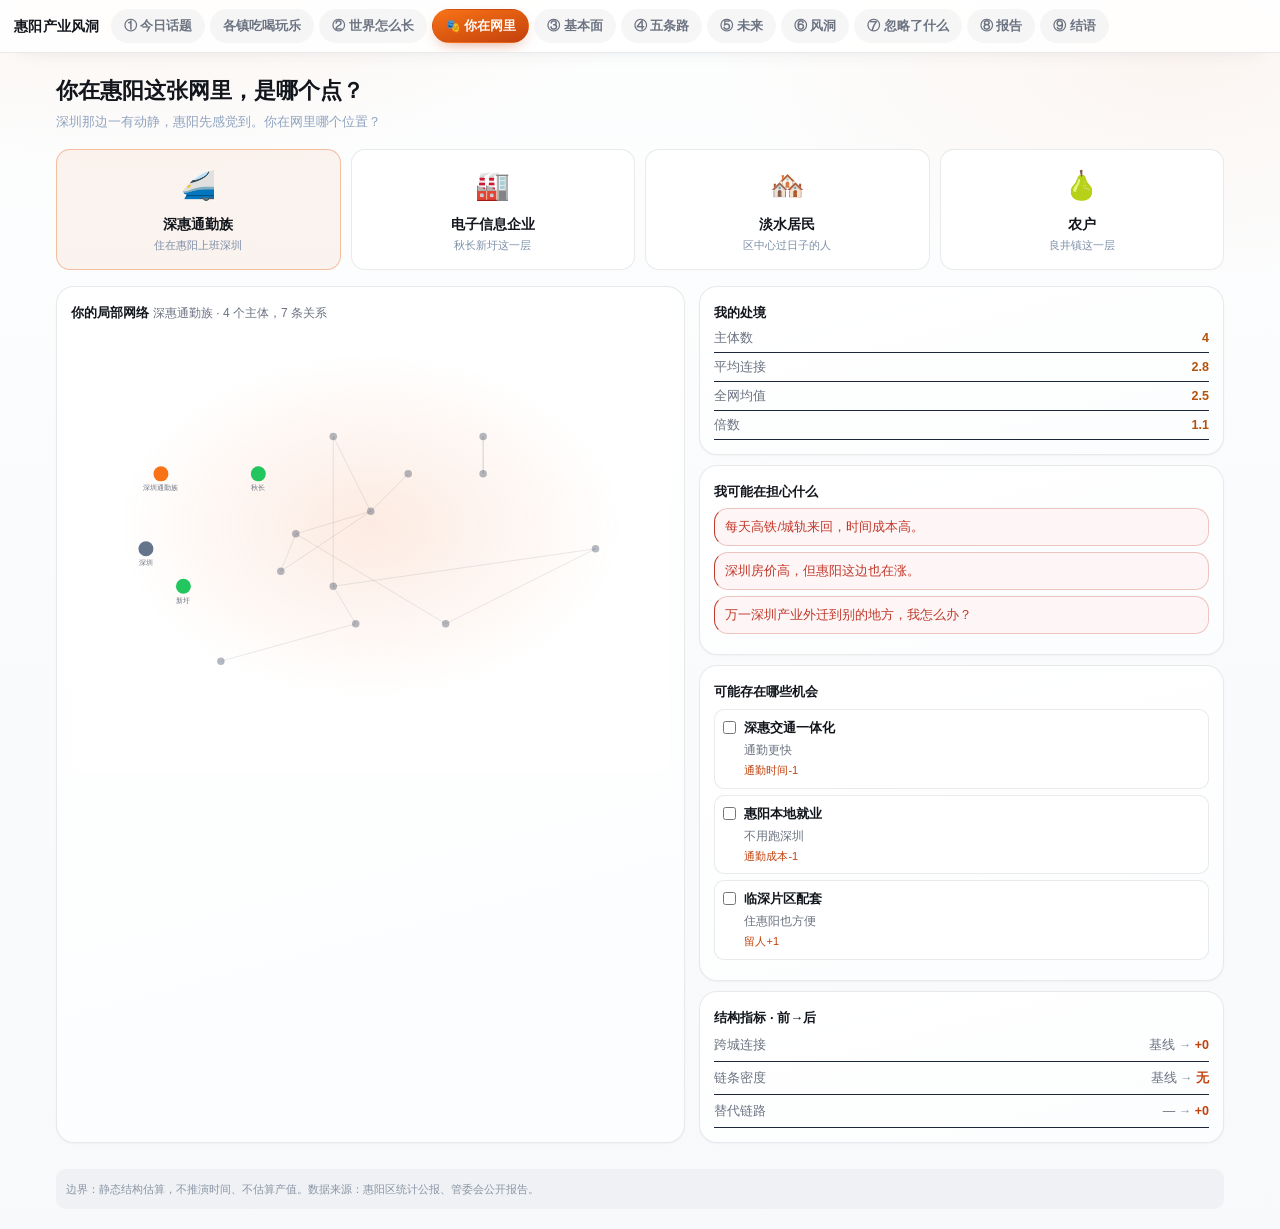
<file: role.html>
<!doctype html>
<html lang="zh-CN"><head><meta charset="utf-8"><meta name="viewport" content="width=device-width,initial-scale=1">
<title>惠阳产业风洞 · 你在网里哪个位置</title>
<style>
*{box-sizing:border-box;margin:0;padding:0}
body{background:#080b12;color:#e6edf3;font:14px/1.6 -apple-system,"PingFang SC","Microsoft YaHei",sans-serif}
.nav{position:sticky;top:0;z-index:50;display:flex;gap:5px;align-items:center;padding:9px 14px;background:rgba(8,11,18,.95);border-bottom:1px solid #1b2434;overflow-x:auto}
.nav b{font-size:14px;margin-right:6px;flex:none}
.nav a{background:#131c2b;color:#93a4bd;border:1px solid #22304a;padding:6px 12px;border-radius:20px;font-size:12.5px;text-decoration:none;white-space:nowrap;flex:none}
.nav a.on{background:#15803d;border-color:#22c55e;color:#fff;font-weight:600}
.wrap{max-width:1200px;margin:auto;padding:20px 16px}
h1{font-size:22px;margin-bottom:4px}.sub{color:#8fa3bf;font-size:13px;margin-bottom:16px}
.roles{display:grid;grid-template-columns:repeat(auto-fit,minmax(160px,1fr));gap:10px;margin-bottom:16px}
.rc{background:#0e1523;border:1px solid #1c2739;border-radius:10px;padding:14px;cursor:pointer;text-align:center;transition:.2s}
.rc:hover{border-color:#22c55e}.rc.on{border-color:#22c55e;background:#0f1f18}
.rc .i{font-size:28px}.rc .t{font-size:14px;font-weight:700;margin-top:4px}.rc .s{font-size:11px;color:#7d8fa8;margin-top:2px}
.grid2{display:grid;grid-template-columns:1.2fr 1fr;gap:14px}
@media(max-width:800px){.grid2{grid-template-columns:1fr}}
.card{background:#0e1523;border:1px solid #1c2739;border-radius:10px;padding:14px;margin-bottom:10px}
.card b{font-size:13px;color:#cbd5e1}.mut{color:#64748b;font-size:12px}
.worry{background:#1a1015;border-left:3px solid #f87171;padding:8px 10px;margin:6px 0;border-radius:4px;font-size:12.5px;color:#fca5a5}
.chk{display:flex;gap:8px;align-items:flex-start;padding:8px;border:1px solid #1c2739;border-radius:6px;margin:6px 0;cursor:pointer}
.chk:hover{border-color:#22c55e}.chk.on{border-color:#22c55e;background:#0f1f18}
.chk input{margin-top:3px}.chk .t{font-size:13px;font-weight:600}.chk .d{font-size:12px;color:#8fa3bf;margin:2px 0}.chk .g{font-size:11px;color:#4ade80}
.cmp{display:flex;justify-content:space-between;padding:4px 0;border-bottom:1px solid #1c2739;font-size:12.5px}
.cmp .l{color:#8fa3bf}.cmp .r.cy{color:#fbbf24;font-weight:600}
.met{display:flex;justify-content:space-between;padding:6px 0;border-bottom:1px solid #1c2739;font-size:12.5px}
.met .n{color:#8fa3bf}.met .a{color:#94a3b8}.met .b{color:#4ade80;font-weight:700}
svg{width:100%;height:auto;background:radial-gradient(ellipse at 50% 45%,#0a1626,#060910);border-radius:10px}
.disc{margin-top:16px;font-size:11px;color:#5b6b8b;padding:10px;background:#0a0f1a;border-radius:8px;line-height:1.6}
</style><link rel="stylesheet" href="ui/premium.css">
<script>/* premium 样式偶发 503：失败自动重试一次 */
(function(){var r={};Array.prototype.forEach.call(
document.querySelectorAll('link[rel="stylesheet"][href*="premium"]'),
function(l){l.addEventListener("error",function(){if(r[l.href])return;r[l.href]=1;
var s=document.createElement("link");s.rel="stylesheet";
s.href=l.href.split("?")[0]+"?retry="+Date.now();document.head.appendChild(s);});});})();</script>
</head><body>
<div class="nav"><b>惠阳产业风洞</b>
<a href="index.html">① 今日话题</a><a href="town.html">各镇吃喝玩乐</a><a href="network.html">② 世界怎么长</a>
<a href="role.html" class="on">🎭 你在网里</a><a href="who.html">③ 基本面</a><a href="choices.html">④ 五条路</a>
<a href="future.html">⑤ 未来</a><a href="windtunnel.html">⑥ 风洞</a><a href="blindspot.html">⑦ 忽略了什么</a>
<a href="report.html">⑧ 报告</a><a href="ending.html">⑨ 结语</a></div>
<div class="wrap">
<h1>你在惠阳这张网里，是哪个点？</h1>
<p class="sub">深圳那边一有动静，惠阳先感觉到。你在网里哪个位置？</p>
<div class="roles" id="roleBox"></div>
<div class="grid2">
<div class="card"><b>你的局部网络</b> <span class="mut" id="egoTip">先选一种活法</span><svg id="svg" viewBox="0 0 800 600"></svg></div>
<div>
<div class="card"><b>我的处境</b><div id="posBox"></div></div>
<div class="card"><b>我可能在担心什么</b><div id="worBox"></div></div>
<div class="card"><b>可能存在哪些机会</b><div id="chBox"></div></div>
<div class="card"><b>结构指标 · 前→后</b><div id="metBox"></div></div>
</div></div>
<div class="disc">边界：静态结构估算，不推演时间、不估算产值。数据来源：惠阳区统计公报、管委会公开报告。</div>
</div>
<script>
const NODES=[
{id:"sz",name:"深圳",x:100,y:300,t:"ext"},{id:"hz",name:"惠城",x:700,y:300,t:"ext"},
{id:"ww",name:"秋长",x:250,y:200,t:"ind"},{id:"tt",name:"淡水",x:350,y:350,t:"city"},
{id:"yl",name:"永湖",x:450,y:200,t:"ind"},{id:"lz",name:"良井",x:550,y:150,t:"agri"},
{id:"ps",name:"平潭",x:500,y:400,t:"ind"},{id:"at",name:"沙田",x:200,y:450,t:"tour"},
{id:"xt",name:"新圩",x:150,y:350,t:"ind"},{id:"dz",name:"电子信息",x:300,y:280,t:"ind"},
{id:"qc",name:"汽车零部件",x:400,y:250,t:"ind"},{id:"cy",name:"智能家居",x:350,y:150,t:"ind"},
{id:"w1",name:"深圳通勤族",x:120,y:200,t:"people"},{id:"w2",name:"本地居民",x:380,y:400,t:"people"},
{id:"w3",name:"产业工人",x:280,y:330,t:"people"},{id:"w4",name:"农户",x:550,y:200,t:"people"},
];
const EDGES=[["sz","ww"],["sz","xt"],["sz","w1"],["ww","dz"],["ww","qc"],["xt","dz"],
["tt","w2"],["tt","cy"],["yl","qc"],["lz","w4"],["ps","dz"],["at","w2"],
["dz","qc"],["qc","cy"],["w1","ww"],["w3","dz"],["w3","qc"],["w4","lz"],
["hz","tt"],["ps","hz"]];
const NM={};NODES.forEach((n,i)=>NM[n.id]=i);
const EI=EDGES.map(e=>[NM[e[0]],NM[e[1]]]).filter(e=>e[0]!=null&&e[1]!=null);
const COLORS={ind:"#22c55e",city:"#3b82f6",agri:"#84cc16",tour:"#a78bfa",people:"#f97316",ext:"#64748b"};
const ROLES=[
{k:"commute",i:"🚄",t:"深惠通勤族",s:"住在惠阳上班深圳",
 nodes:["w1","sz","ww","xt"],
 worry:["每天高铁/城轨来回，时间成本高。","深圳房价高，但惠阳这边也在涨。","万一深圳产业外迁到别的地方，我怎么办？"],
 opp:[{t:"深惠交通一体化",d:"通勤更快",g:"通勤时间-1"},{t:"惠阳本地就业",d:"不用跑深圳",g:"通勤成本-1"},{t:"临深片区配套",d:"住惠阳也方便",g:"留人+1"}]},
{k:"ind",i:"🏭",t:"电子信息企业",s:"秋长新圩这一层",
 nodes:["ww","xt","dz","qc","w3"],
 worry:["深圳一打喷嚏，我们就感冒——订单跟着深圳走。","配套还在集聚，链条不够厚。","土地指标紧张，扩产空间有限。"],
 opp:[{t:"承接深圳产业外溢",d:"把深圳的产能接过来",g:"订单+1"},{t:"完善本地配套",d:"不依赖深圳供应链",g:"独立性+1"},{t:"深惠产业协作区",d:"政策红利",g:"空间+1"}]},
{k:"city",i:"🏘️",t:"淡水居民",s:"区中心过日子的人",
 nodes:["tt","w2"],
 worry:["人多车堵，淡水老城区拥挤。","商业配套还在升级。","孩子学位紧张。"],
 opp:[{t:"旧城更新",d:"住得更舒服",g:"环境+1"},{t:"商业体升级",d:"在家门口逛",g:"消费+1"},{t:"学位供给",d:"上学不发愁",g:"民生+1"}]},
{k:"agri",i:"🍐",t:"农户",s:"良井镇这一层",
 nodes:["lz","w4"],
 worry:["农业规模小，散户多。","销路窄，好东西卖不出价。","年轻人都出去了。"],
 opp:[{t:"现代农业产业园",d:"规模化种植",g:"效率+1"},{t:"农旅融合",d:"城里人来摘果",g:"额外收入+1"},{t:"冷链物流",d:"卖到深圳",g:"销路+1"}]},
];
let picked={};
function nIdx(rk){return ROLES.find(r=>r.k===rk).nodes.map(n=>NM[n]).filter(i=>i!=null)}
function ego(i){const rs=ROLES[i];const idx=new Set(nIdx(rs.k));
  const hotE=new Set(EI.map((e,k)=>k).filter(k=>idx.has(EI[k][0])||idx.has(EI[k][1])));
  let h="";EI.forEach((e,k)=>{const a=NODES[e[0]],b=NODES[e[1]];const hot=hotE.has(k);
    h+=`<line x1="${a.x}" y1="${a.y}" x2="${b.x}" y2="${b.y}" stroke="${hot?COLORS[rs.k]:'#1e2b40'}" stroke-width="${hot?1.8:.7}" opacity="${hot?.9:.3}"/>`;});
  NODES.forEach((n,j)=>{const on=idx.has(j);const r=on?10:5;
    h+=`<circle cx="${n.x}" cy="${n.y}" r="${r}" fill="${on?COLORS[n.t]:'#2a3a52'}" opacity="${on?1:.35}"/>`;
    if(on)h+=`<text x="${n.x}" y="${n.y+r+12}" text-anchor="middle" font-size="10" fill="#cbd5e1">${n.name}</text>`;});
  document.getElementById("svg").innerHTML=h;
  document.getElementById("egoTip").textContent=rs.t+" · "+idx.size+" 个主体，"+hotE.size+" 条关系";}
function pos(i){const idx=nIdx(ROLES[i].k);const deg=idx.map(j=>EI.filter(e=>e[0]===j||e[1]===j).length);
  const avg=deg.reduce((a,b)=>a+b,0)/Math.max(deg.length,1);const allAvg=(2*EI.length)/NODES.length;
  document.getElementById("posBox").innerHTML=[["主体数",idx.length],["平均连接",avg.toFixed(1)],["全网均值",allAvg.toFixed(1)],["倍数",(avg/allAvg).toFixed(1)]].map(r=>`<div class="cmp"><span class="l">${r[0]}</span><span class="r cy">${r[1]}</span></div>`).join("");}
function worry(i){document.getElementById("worBox").innerHTML=ROLES[i].worry.map(w=>`<div class="worry">${w}</div>`).join("");}
function opp(i){const b=document.getElementById("chBox");b.innerHTML="";
  ROLES[i].opp.forEach((o,oi)=>{const d=document.createElement("div");d.className="chk"+(picked[i+"_"+oi]?" on":"");
    d.innerHTML=`<input type="checkbox" ${picked[i+"_"+oi]?"checked":""}><div><div class="t">${o.t}</div><div class="d">${o.d}</div><div class="g">${o.g}</div></div>`;
    const inp=d.querySelector("input");d.onclick=ev=>{if(ev.target!==inp)inp.checked=!inp.checked;picked[i+"_"+oi]=inp.checked;d.classList.toggle("on",inp.checked);metric(i)};
    b.appendChild(d);});}
function metric(i){const n=Object.keys(picked).filter(k=>k.startsWith(i+"_")&&picked[k]).length;
  document.getElementById("metBox").innerHTML=[["跨城连接","基线",`+${n}`],["链条密度","基线",n>=2?"明显":n>=1?"一点":"无"],["替代链路","—",`+${n}`]].map(r=>`<div class="met"><span class="n">${r[0]}</span><span><span class="a">${r[1]}</span> → <span class="b">${r[2]}</span></span></div>`).join("");}
function pick(i){ego(i);pos(i);worry(i);opp(i);metric(i);
  document.querySelectorAll("#roleBox .rc").forEach((el,k)=>el.classList.toggle("on",k===i));}
const rb=document.getElementById("roleBox");
ROLES.forEach((r,i)=>{const d=document.createElement("div");d.className="rc";
  d.innerHTML=`<div class="i">${r.i}</div><div class="t">${r.t}</div><div class="s">${r.s}</div>`;
  d.onclick=()=>pick(i);rb.appendChild(d);});pick(0);
</script></body></html>
</file>
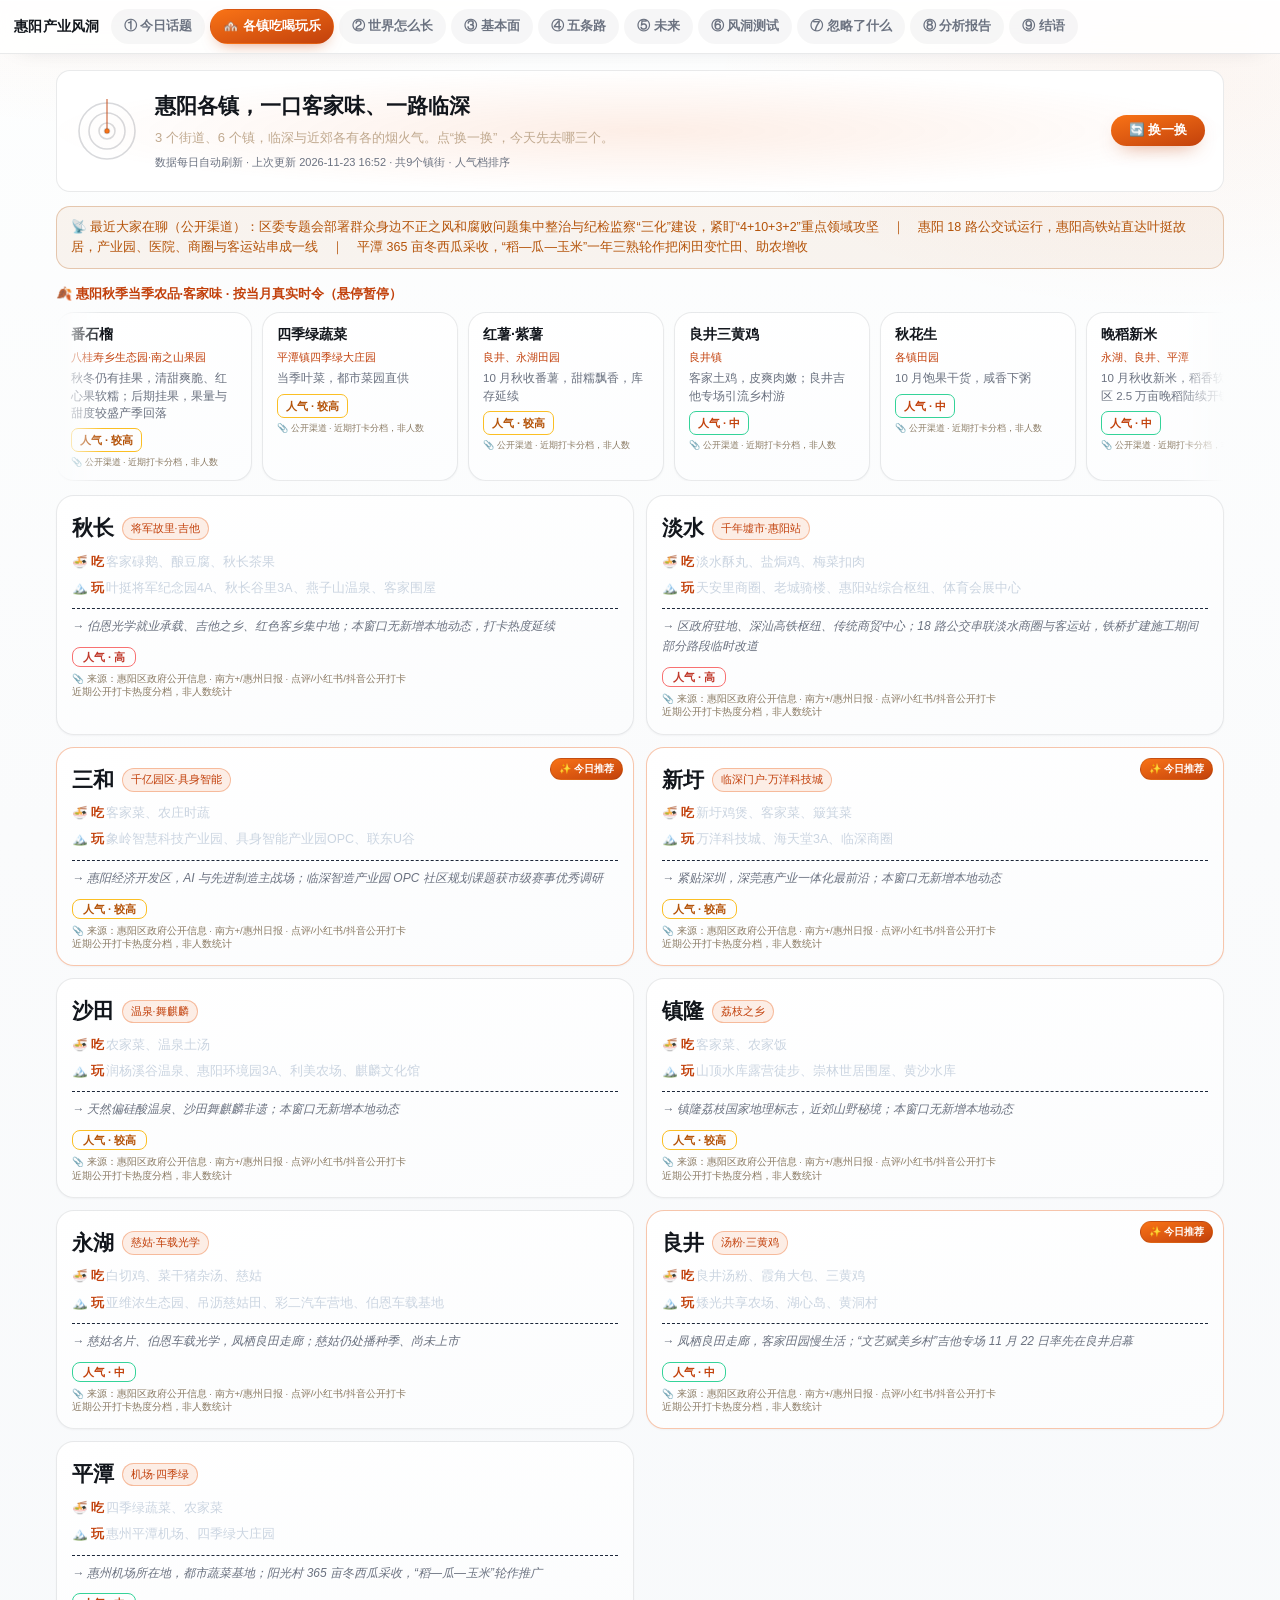
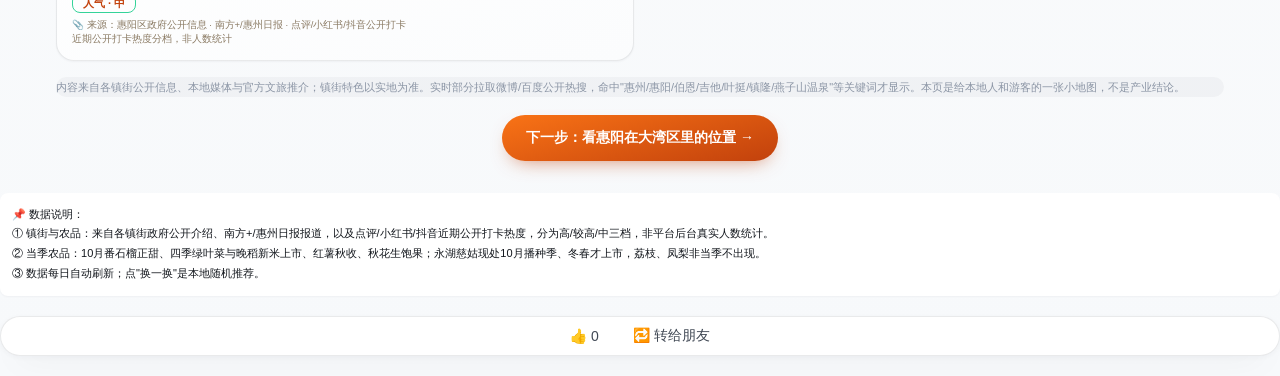
<file: town.html>
<!doctype html>
<html lang="zh-CN"><head><meta charset="utf-8"><meta name="viewport" content="width=device-width,initial-scale=1">
<title>惠阳产业风洞 · 各镇吃喝玩乐</title>
<style>
*{box-sizing:border-box}
body{margin:0;background:#080b12;color:#e6edf3;font:14px/1.65 -apple-system,"PingFang SC","Microsoft YaHei",sans-serif}
.nav{position:sticky;top:0;z-index:50;display:flex;gap:5px;align-items:center;padding:9px 14px;background:rgba(8,11,18,.95);border-bottom:1px solid #1b2434;overflow-x:auto}
.nav b{font-size:14px;margin-right:6px;flex:none}
.nav a{background:#131c2b;color:#93a4bd;border:1px solid #22304a;padding:6px 12px;border-radius:20px;font-size:12.5px;text-decoration:none;white-space:nowrap;flex:none}
.nav a.on{background:#ea580c;border-color:#f97316;color:#fff;font-weight:600}
.wrap{max-width:960px;margin:auto;padding:16px}
.scan{background:radial-gradient(ellipse at center,#28160a,#080b12);border:1px solid #3a2410;border-radius:14px;padding:18px;display:flex;align-items:center;gap:16px;margin-bottom:14px}
.radar{width:64px;height:64px;flex:none}
.refresh{background:#f59e0b;color:#1a1206;border:0;padding:7px 18px;border-radius:18px;font-size:12.5px;font-weight:700;cursor:pointer}
.refresh:active{transform:scale(.96)}
.scan-info{font-size:11px;color:#8a7a63;margin-top:4px}
h1{font-size:21px;margin:0}
.sub{color:#c0a98f;font-size:13px;margin:4px 0 0}
.livebar{background:#1a1206;border:1px solid #7c4a12;border-radius:10px;padding:10px 14px;margin-bottom:14px;font-size:12.5px;color:#fcd34d}
.livebar b{color:#fbbf24}
.grid{display:grid;grid-template-columns:repeat(2,1fr);gap:12px}
@media(max-width:680px){.grid{grid-template-columns:1fr}}
.town{background:#0e1523;border:1px solid #1c2739;border-radius:12px;padding:15px;position:relative;overflow:hidden}
.town.pick{border-color:#f97316;box-shadow:0 0 0 1px #f97316 inset}
.town .pick-tag{position:absolute;top:10px;right:10px;background:#f97316;color:#1a0d03;font-size:10px;font-weight:800;padding:2px 8px;border-radius:10px}
.town .head{display:flex;align-items:baseline;gap:8px;margin-bottom:6px}
.town .n{font-size:18px;font-weight:800}
.town .tag{font-size:10.5px;color:#fdba74;background:#2a1506;border:1px solid #7c4a12;padding:2px 8px;border-radius:10px}
.town .row{font-size:12.5px;color:#cbd5e1;margin-top:5px;line-height:1.7}
.town .row .k{display:inline-block;width:34px;color:#9a8870}
.town .why{margin-top:9px;padding-top:8px;border-top:1px dashed #1c2739;font-size:12px;color:#c0a98f;font-style:italic}
.disc{font-size:11px;color:#8a7a63;margin-top:16px;line-height:1.8}
.veg{margin-bottom:14px}
.veg-title{font-size:13px;color:#fdba74;margin-bottom:8px;font-weight:700}
.veg-track{overflow:hidden;mask-image:linear-gradient(90deg,transparent,#000 4%,#000 96%,transparent)}
.veg-inner{display:flex;gap:10px;animation:vscroll 26s linear infinite;width:max-content}
.veg-track:hover .veg-inner{animation-play-state:paused}
.vegcard{flex:none;background:#0e1523;border:1px solid #7c4a12;border-left:3px solid #f97316;border-radius:10px;padding:10px 14px;width:196px}
.vegcard .vn{font-size:14px;font-weight:700;color:#e6edf3}
.vegcard .vp{font-size:11px;color:#fdba74;margin-top:2px}
.vegcard .vd{font-size:11.5px;color:#c0a98f;margin-top:4px;line-height:1.5}
@keyframes vscroll{from{transform:translateX(0)}to{transform:translateX(-50%)}}
.next{text-align:center;margin-top:18px}
.next a{background:#ea580c;color:#fff;padding:11px 24px;border-radius:8px;text-decoration:none;font-weight:600;display:inline-block}
</style><link rel="stylesheet" href="ui/premium.css">
<script>/* premium 样式偶发 503：失败自动重试一次 */
(function(){var r={};Array.prototype.forEach.call(
document.querySelectorAll('link[rel="stylesheet"][href*="premium"]'),
function(l){l.addEventListener("error",function(){if(r[l.href])return;r[l.href]=1;
var s=document.createElement("link");s.rel="stylesheet";
s.href=l.href.split("?")[0]+"?retry="+Date.now();document.head.appendChild(s);});});})();</script>
</head><body>

<div class="nav">
  <b>惠阳产业风洞</b>
  <a href="index.html">① 今日话题</a>
  <a href="town.html" class="on">🏘️ 各镇吃喝玩乐</a>
  <a href="network.html">② 世界怎么长</a>
  <a href="who.html">③ 基本面</a>
  <a href="choices.html">④ 五条路</a>
  <a href="future.html">⑤ 未来</a>
  <a href="windtunnel.html">⑥ 风洞测试</a>
  <a href="blindspot.html">⑦ 忽略了什么</a>
  <a href="report.html">⑧ 分析报告</a>
  <a href="ending.html">⑨ 结语</a>
</div>

<div class="wrap">
  <div class="scan">
    <svg class="radar" viewBox="0 0 64 64">
      <circle cx="32" cy="32" r="28" fill="none" stroke="#1c2739" stroke-width="1"/>
      <circle cx="32" cy="32" r="18" fill="none" stroke="#1c2739" stroke-width="1"/>
      <circle cx="32" cy="32" r="8" fill="none" stroke="#1c2739" stroke-width="1"/>
      <g class="scanline" id="scanline" style="transform-origin:32px 32px"><line x1="32" y1="32" x2="32" y="4" stroke="#f97316" stroke-width="1.5"/></g>
      <circle cx="32" cy="32" r="2.5" fill="#f97316"/>
    </svg>
    <div style="flex:1">
      <h1>惠阳各镇，一口客家味、一路临深</h1>
      <p class="sub">3 个街道、6 个镇，临深与近郊各有各的烟火气。点“换一换”，今天先去哪三个。</p>
      <div class="scan-info" id="scanInfo">雷达待命…</div>
    </div>
    <button class="refresh" id="btnScan">🔄 换一换</button>
  </div>

  <div class="livebar" id="livebar">正在读今日惠阳各镇…</div>

  <div class="veg">
    <div class="veg-title" id="vegTitle">🍂 惠阳当季农品·客家味 · 此刻正上市（悬停暂停）</div>
    <div class="veg-track"><div class="veg-inner" id="vegInner"></div></div>
  </div>

  <div class="grid" id="grid"></div>

  <div class="disc">
    内容来自各镇街公开信息、本地媒体与官方文旅推介；镇街特色以实地为准。实时部分拉取微博/百度公开热搜，命中"惠州/惠阳/伯恩/吉他/叶挺/镇隆/燕子山温泉"等关键词才显示。本页是给本地人和游客的一张小地图，不是产业结论。
  </div>

  <div class="next"><a href="network.html">下一步：看惠阳在大湾区里的位置 →</a></div>
</div>

<script>
let TOWNS=[],VEG=[],PULSE=[],UPDATED='',SRC='';

let picks=[];

function renderVeg(){
  const levelColor={"高":"#f87171","较高":"#fbbf24","中":"#34d399"};
  const cards=(VEG.length?VEG:[{n:"—",p:"",d:"",level:"中"}]).map(v=>{
    const lc=levelColor[v.level]||"#34d399";
    return `<div class="vegcard"><div class="vn">${v.n}</div><div class="vp">${v.p}</div><div class="vd">${v.d}</div><div style="font-size:11px;font-weight:800;color:${lc};border:1px solid ${lc};border-radius:7px;padding:2px 8px;margin-top:6px;display:inline-block">人气 · ${v.level}</div><div style="font-size:9px;color:#8a7a63;margin-top:3px">📎 公开渠道 · 近期打卡分档，非人数</div></div>`;
  }).join("");
  document.getElementById("vegInner").innerHTML=cards+cards;
}
function pickThree(){
  const arr=[...TOWNS];
  for(let i=arr.length-1;i>0;i--){const j=Math.floor(Math.random()*(i+1));[arr[i],arr[j]]=[arr[j],arr[i]];}
  picks=arr.slice(0,3).map(t=>t.n);
}

function render(){
  const levelColor={"高":"#f87171","较高":"#fbbf24","中":"#34d399"};
  const g=document.getElementById("grid");
  g.innerHTML=TOWNS.map(t=>{
    const isPick=picks.includes(t.n);
    const lc=levelColor[t.level]||"#34d399";
    return `<div class="town${isPick?' pick':''}">
      ${isPick?'<span class="pick-tag">✨ 今日推荐</span>':''}
      <div class="head"><span class="n">${t.n}</span><span class="tag">${t.tag}</span></div>
      <div class="row"><span class="k">🍜 吃</span>${t.foods.join("、")}</div>
      <div class="row"><span class="k">🏔️ 玩</span>${t.plays.join("、")}</div>
      <div class="why">→ ${t.why}</div>
      <div style="margin-top:8px"><span style="font-size:11px;font-weight:800;color:${lc};border:1px solid ${lc};border-radius:8px;padding:3px 10px">人气 · ${t.level}</span></div>
      <div style="font-size:9.5px;color:#8a7a63;margin-top:4px;line-height:1.4">📎 来源：${SRC}<br>近期公开打卡热度分档，非人数统计</div>
    </div>`;
  }).join("");
}

async function loadLife(){
  try{
    const r=await fetch("life.json?ts="+Date.now());const d=await r.json();
    TOWNS=d.towns||[];VEG=d.veg||[];PULSE=d.pulse||[];UPDATED=d.updated||"";SRC=d.sourceLabel||"";
    if(d.season)document.getElementById("vegTitle").textContent=`🍂 惠阳${d.season}季当季农品·客家味 · 按当月真实时令（悬停暂停）`;
  }catch(e){}
  renderVeg();pickThree();render();
  document.getElementById("scanInfo").textContent=`数据每日自动刷新 · 上次更新 ${UPDATED} · 共${TOWNS.length}个镇街 · 人气档排序`;
  document.getElementById("livebar").innerHTML=PULSE.length
    ?"📡 最近大家在聊（公开渠道）："+PULSE.join("　｜　")
    :"📡 惠阳的客家味与临深好去处，不用上热搜也值得去。";
}

function refresh(){
  pickThree();render();
}

loadLife();
document.getElementById("btnScan").onclick=refresh;
</script>

<div style="font-size:11px;color:#8a7a63;line-height:1.8;margin:16px 0;padding:12px;background:#0a0f1a;border-radius:8px">
    📌 数据说明：
  <br>① 镇街与农品：来自各镇街政府公开介绍、南方+/惠州日报报道，以及点评/小红书/抖音近期公开打卡热度，分为高/较高/中三档，非平台后台真实人数统计。
  <br>② 当季农品：10月番石榴正甜、四季绿叶菜与晚稻新米上市、红薯秋收、秋花生饱果；永湖慈姑现处10月播种季、冬春才上市，荔枝、凤梨非当季不出现。
  <br>③ 数据每日自动刷新；点"换一换"是本地随机推荐。
</div>

<div class="likebar">
  <button onclick="likePage()">👍 <span id="pcount">0</span></button>
  <button onclick="sharePage()">🔁 转给朋友</button>
</div>
<style>
.likebar{position:relative;bottom:auto;transform:none;display:flex;justify-content:center;margin:20px 0;background:rgba(15,23,42,.96);border:1px solid #f97316;border-radius:24px;padding:9px 20px;gap:22px;z-index:999;box-shadow:0 6px 24px rgba(0,0,0,.6)}
.likebar button{background:none;border:none;color:#e2e8f0;font-size:14px;cursor:pointer}
.likebar button:active{transform:scale(1.15)}
</style>
<script>
(function(){
  var k="like_"+location.pathname;
  var n=parseInt(localStorage.getItem(k)||"0");
  document.getElementById("pcount").textContent=n;
  window.likePage=function(){n++;localStorage.setItem(k,n);document.getElementById("pcount").textContent=n;};
  window.sharePage=function(){
    var m=document.getElementById("shareModal");
    if(!m){
      m=document.createElement("div");m.id="shareModal";
      m.style.cssText="position:fixed;inset:0;background:rgba(0,0,0,.8);z-index:9999;display:flex;align-items:center;justify-content:center;padding:20px";
      m.onclick=function(){m.remove();};
      m.innerHTML='<div style="background:#0f172a;padding:20px;border-radius:14px;text-align:center" onclick="event.stopPropagation()"><div style="color:#fff;font-size:14px;margin-bottom:12px">截图二维码，发给朋友/群</div><img src="https://api.qrserver.com/v1/create-qr-code/?size=200x200&data='+encodeURIComponent(location.href)+'" style="width:200px;height:200;background:#fff;padding:8px;border-radius:8px"><div style="color:#94a3b8;font-size:12px;margin-top:12px">扫码打开</div></div>';
      document.body.appendChild(m);
    }
    navigator.clipboard && navigator.clipboard.writeText(location.href);
  };
})();
</script>
</body></html>
</file>
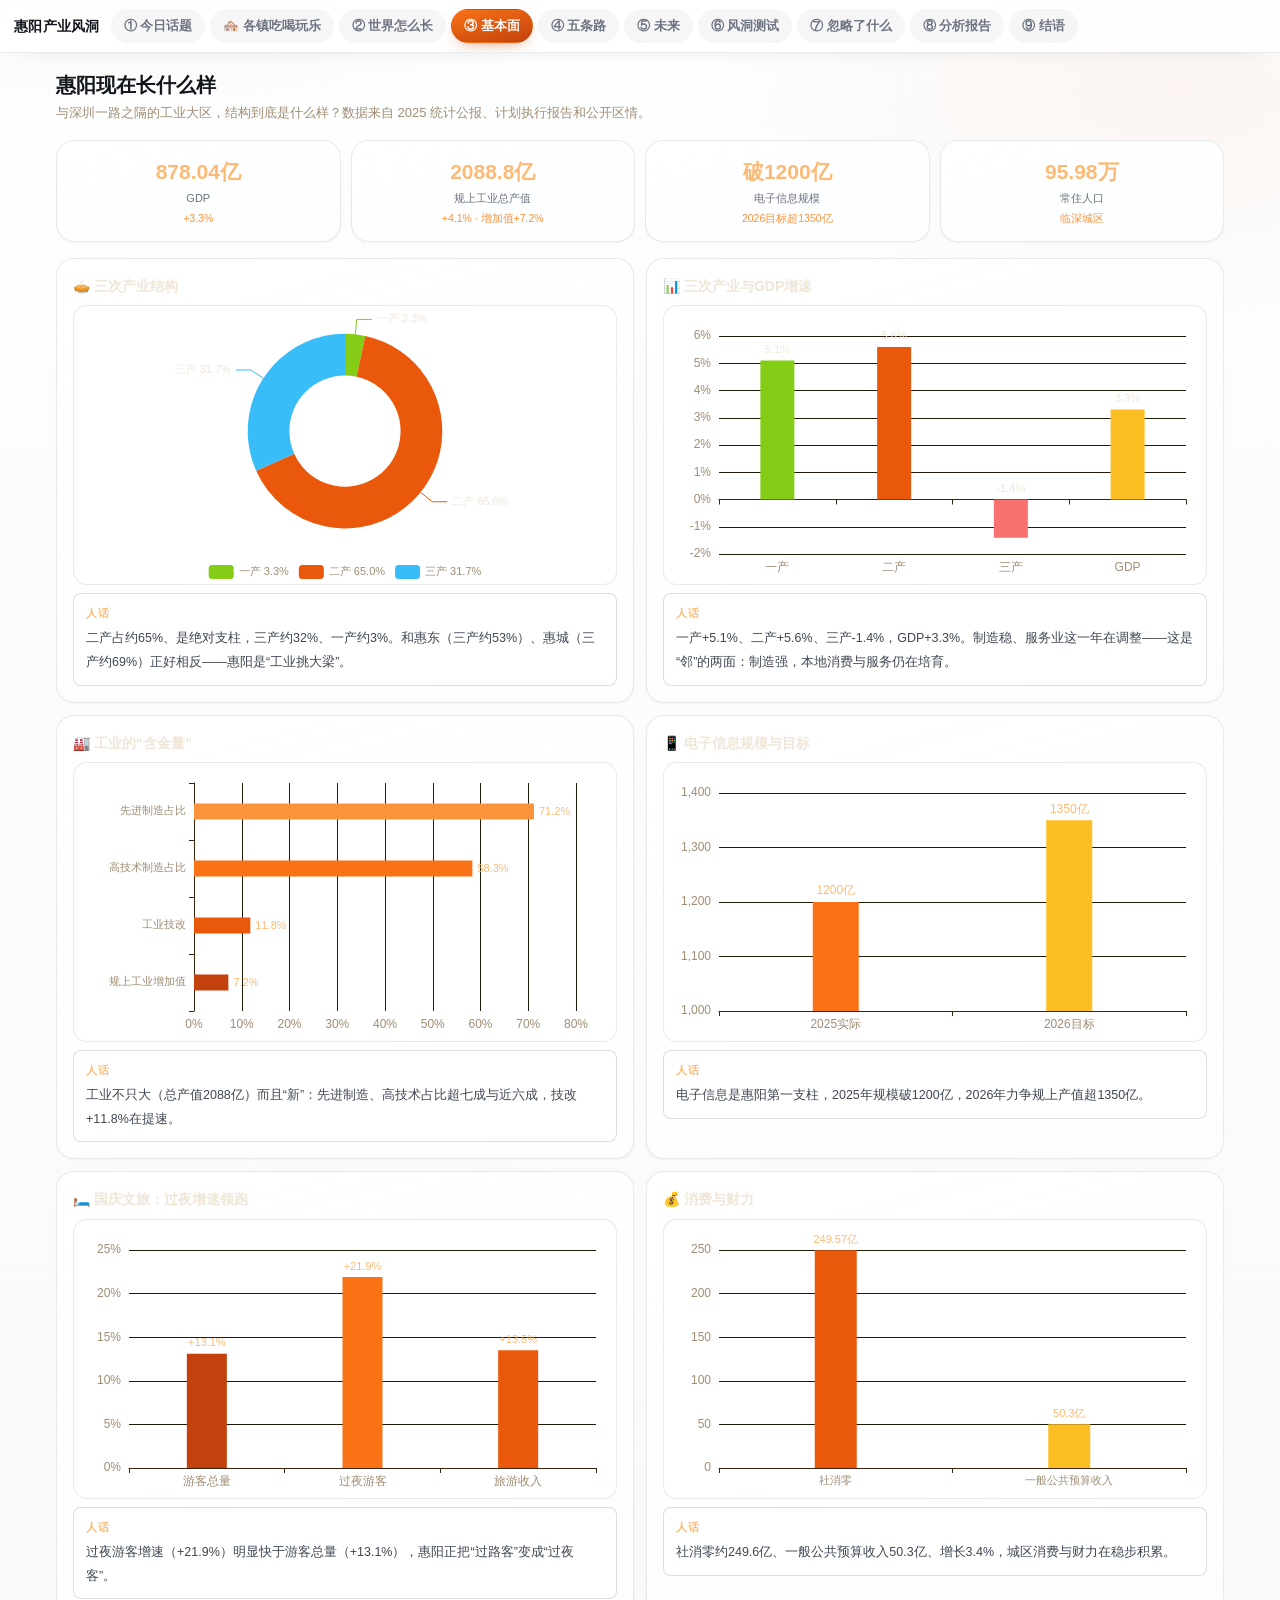
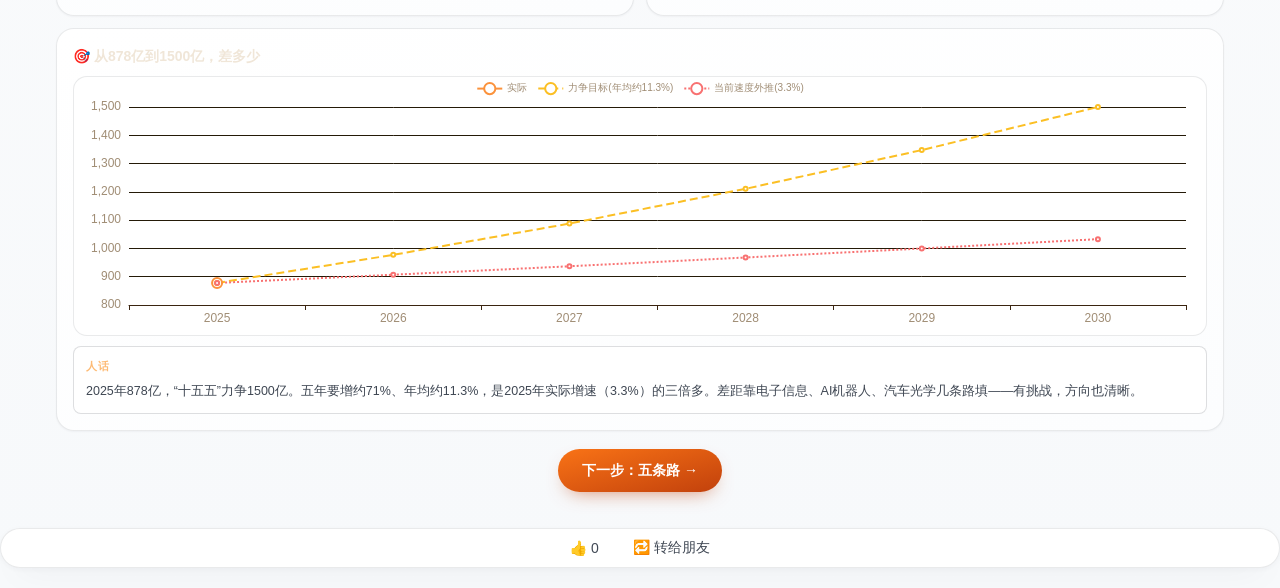
<file: who.html>
<!doctype html>
<html lang="zh-CN"><head><meta charset="utf-8"><meta name="viewport" content="width=device-width,initial-scale=1">
<title>惠阳产业风洞 · 基本面</title>
<script src="lib/echarts.min.js"></script>
<style>
*{box-sizing:border-box}
body{margin:0;background:#080b12;color:#e6edf3;font:14px/1.6 -apple-system,"PingFang SC","Microsoft YaHei",sans-serif}
.nav{position:sticky;top:0;z-index:50;display:flex;gap:5px;align-items:center;padding:9px 14px;background:rgba(8,11,18,.95);border-bottom:1px solid #1b2434;overflow-x:auto}
.nav b{font-size:14px;margin-right:6px;flex:none}
.nav a{background:#131c2b;color:#93a4bd;border:1px solid #22304a;padding:6px 12px;border-radius:20px;font-size:12.5px;text-decoration:none;white-space:nowrap;flex:none}
.nav a.on{background:#ea580c;border-color:#f97316;color:#fff;font-weight:600}
.wrap{max-width:960px;margin:auto;padding:16px}
h1{font-size:20px;margin:0 0 2px}
.sub{color:#a08d75;font-size:13px;margin:0 0 16px}
.kpis{display:grid;grid-template-columns:repeat(4,1fr);gap:10px;margin-bottom:16px}
@media(max-width:700px){.kpis{grid-template-columns:repeat(2,1fr)}}
.kpi{background:#0e1523;border:1px solid #1c2739;border-radius:10px;padding:14px;text-align:center}
.kpi .v{font-size:21px;font-weight:800;color:#fdba74;font-variant-numeric:tabular-nums}
.kpi .l{font-size:11px;color:#8a7a63;margin-top:2px}
.kpi .d{font-size:10.5px;color:#fb923c;margin-top:2px}
.grid2{display:grid;grid-template-columns:1fr 1fr;gap:12px;margin-bottom:12px}
@media(max-width:700px){.grid2{grid-template-columns:1fr}}
.card{background:#0e1523;border:1px solid #1c2739;border-radius:12px;padding:16px}
.card h2{font-size:14px;margin:0 0 8px;color:#f0e6d8}
.chart{width:100%;height:280px}
.plain{background:#2a1506;border:1px solid #7c4a12;border-left:3px solid #f97316;border-radius:8px;padding:10px 12px;font-size:12.5px;line-height:1.9;color:#f5e6d3;margin-top:10px}
.plain .lab{display:block;font-size:10.5px;font-weight:800;color:#fdba74;letter-spacing:1px;margin-bottom:3px}
.next{text-align:center;margin-top:18px}
.next a{background:#ea580c;color:#fff;padding:10px 24px;border-radius:8px;text-decoration:none;font-weight:600;display:inline-block}
</style><link rel="stylesheet" href="ui/premium.css">
<script>/* premium 样式偶发 503：失败自动重试一次 */
(function(){var r={};Array.prototype.forEach.call(
document.querySelectorAll('link[rel="stylesheet"][href*="premium"]'),
function(l){l.addEventListener("error",function(){if(r[l.href])return;r[l.href]=1;
var s=document.createElement("link");s.rel="stylesheet";
s.href=l.href.split("?")[0]+"?retry="+Date.now();document.head.appendChild(s);});});})();</script>
</head><body>

<div class="nav">
  <b>惠阳产业风洞</b>
  <a href="index.html">① 今日话题</a>
  <a href="town.html">🏘️ 各镇吃喝玩乐</a>
  <a href="network.html">② 世界怎么长</a>
  <a href="who.html" class="on">③ 基本面</a>
  <a href="choices.html">④ 五条路</a>
  <a href="future.html">⑤ 未来</a>
  <a href="windtunnel.html">⑥ 风洞测试</a>
  <a href="blindspot.html">⑦ 忽略了什么</a>
  <a href="report.html">⑧ 分析报告</a>
  <a href="ending.html">⑨ 结语</a>
</div>

<div class="wrap">
  <h1>惠阳现在长什么样</h1>
  <p class="sub">与深圳一路之隔的工业大区，结构到底是什么样？数据来自 2025 统计公报、计划执行报告和公开区情。</p>

  <div class="kpis">
    <div class="kpi"><div class="v">878.04亿</div><div class="l">GDP</div><div class="d">+3.3%</div></div>
    <div class="kpi"><div class="v">2088.8亿</div><div class="l">规上工业总产值</div><div class="d">+4.1% · 增加值+7.2%</div></div>
    <div class="kpi"><div class="v">破1200亿</div><div class="l">电子信息规模</div><div class="d">2026目标超1350亿</div></div>
    <div class="kpi"><div class="v">95.98万</div><div class="l">常住人口</div><div class="d">临深城区</div></div>
  </div>

  <div class="grid2">
    <div class="card">
      <h2>🥧 三次产业结构</h2>
      <div id="c1" class="chart"></div>
      <div class="plain" style="margin-top:8px"><span class="lab">人话</span>二产占约65%、是绝对支柱，三产约32%、一产约3%。和惠东（三产约53%）、惠城（三产约69%）正好相反——惠阳是“工业挑大梁”。</div>
    </div>
    <div class="card">
      <h2>📊 三次产业与GDP增速</h2>
      <div id="c2" class="chart"></div>
      <div class="plain" style="margin-top:8px"><span class="lab">人话</span>一产+5.1%、二产+5.6%、三产-1.4%，GDP+3.3%。制造稳、服务业这一年在调整——这是“邻”的两面：制造强，本地消费与服务仍在培育。</div>
    </div>
  </div>

  <div class="grid2">
    <div class="card">
      <h2>🏭 工业的“含金量”</h2>
      <div id="c3" class="chart"></div>
      <div class="plain" style="margin-top:8px"><span class="lab">人话</span>工业不只大（总产值2088亿）而且“新”：先进制造、高技术占比超七成与近六成，技改+11.8%在提速。</div>
    </div>
    <div class="card">
      <h2>📱 电子信息规模与目标</h2>
      <div id="c4" class="chart"></div>
      <div class="plain" style="margin-top:8px"><span class="lab">人话</span>电子信息是惠阳第一支柱，2025年规模破1200亿，2026年力争规上产值超1350亿。</div>
    </div>
  </div>

  <div class="grid2">
    <div class="card">
      <h2>🛏️ 国庆文旅：过夜增速领跑</h2>
      <div id="c5" class="chart"></div>
      <div class="plain" style="margin-top:8px"><span class="lab">人话</span>过夜游客增速（+21.9%）明显快于游客总量（+13.1%），惠阳正把“过路客”变成“过夜客”。</div>
    </div>
    <div class="card">
      <h2>💰 消费与财力</h2>
      <div id="c6" class="chart"></div>
      <div class="plain" style="margin-top:8px"><span class="lab">人话</span>社消零约249.6亿、一般公共预算收入50.3亿、增长3.4%，城区消费与财力在稳步积累。</div>
    </div>
  </div>

  <div class="card" style="margin-bottom:12px">
    <h2>🎯 从878亿到1500亿，差多少</h2>
    <div id="c7" class="chart" style="height:260px"></div>
    <div class="plain">
      <span class="lab">人话</span>2025年878亿，“十五五”力争1500亿。五年要增约71%、年均约11.3%，是2025年实际增速（3.3%）的三倍多。差距靠电子信息、AI机器人、汽车光学几条路填——有挑战，方向也清晰。
    </div>
  </div>

  <div class="next"><a href="choices.html">下一步：五条路 →</a></div>
</div>

<script>
const dark={text:'#a08d75',axis:'#3a2410'};
const baseGrid={left:55,right:20,top:30,bottom:30};

echarts.init(document.getElementById('c1')).setOption({
  backgroundColor:'transparent',
  tooltip:{trigger:'item',backgroundColor:'#241a08',borderColor:'#7c4a12',textStyle:{color:'#f0e6d8'}},
  legend:{bottom:0,textStyle:{color:dark.text,fontSize:11}},
  series:[{type:'pie',radius:['40%','70%'],center:['50%','45%'],
    data:[{value:29.40,name:'一产 3.3%',itemStyle:{color:'#84cc16'}},{value:570.43,name:'二产 65.0%',itemStyle:{color:'#ea580c'}},{value:278.21,name:'三产 31.7%',itemStyle:{color:'#38bdf8'}}],
    label:{color:'#f0e6d8',fontSize:11,formatter:'{b}'}
  }]
});

echarts.init(document.getElementById('c2')).setOption({
  backgroundColor:'transparent',
  tooltip:{trigger:'axis',backgroundColor:'#241a08',borderColor:'#7c4a12',textStyle:{color:'#f0e6d8'},formatter:'{b}: {c}%'},
  grid:baseGrid,
  xAxis:{type:'category',data:['一产','二产','三产','GDP'],axisLine:{lineStyle:{color:dark.axis}},axisLabel:{color:dark.text}},
  yAxis:{type:'value',axisLine:{lineStyle:{color:dark.axis}},axisLabel:{color:dark.text,formatter:'{value}%'},splitLine:{lineStyle:{color:'#241a08'}}},
  series:[{type:'bar',data:[
    {value:5.1,itemStyle:{color:'#84cc16'}},
    {value:5.6,itemStyle:{color:'#ea580c'}},
    {value:-1.4,itemStyle:{color:'#f87171'}},
    {value:3.3,itemStyle:{color:'#fbbf24'}}
  ],barWidth:34,label:{show:true,position:'top',color:'#f0e6d8',fontSize:11,formatter:'{c}%'}}]
});

echarts.init(document.getElementById('c3')).setOption({
  backgroundColor:'transparent',
  tooltip:{trigger:'axis',backgroundColor:'#241a08',borderColor:'#7c4a12',textStyle:{color:'#f0e6d8'},formatter:'{b}: {c}%'},
  grid:{left:120,right:40,top:20,bottom:30},
  xAxis:{type:'value',axisLine:{lineStyle:{color:dark.axis}},axisLabel:{color:dark.text,formatter:'{value}%'},splitLine:{lineStyle:{color:'#241a08'}}},
  yAxis:{type:'category',data:['规上工业增加值','工业技改','高技术制造占比','先进制造占比'],axisLine:{lineStyle:{color:dark.axis}},axisLabel:{color:dark.text,fontSize:10.5}},
  series:[{type:'bar',data:[
    {value:7.2,itemStyle:{color:'#c2410c'}},
    {value:11.8,itemStyle:{color:'#ea580c'}},
    {value:58.3,itemStyle:{color:'#f97316'}},
    {value:71.2,itemStyle:{color:'#fb923c'}}
  ],barWidth:16,label:{show:true,position:'right',color:'#fdba74',fontSize:11,formatter:'{c}%'}}]
});

echarts.init(document.getElementById('c4')).setOption({
  backgroundColor:'transparent',
  tooltip:{trigger:'axis',backgroundColor:'#241a08',borderColor:'#7c4a12',textStyle:{color:'#f0e6d8'},formatter:'{b}: {c}亿'},
  grid:baseGrid,
  xAxis:{type:'category',data:['2025实际','2026目标'],axisLine:{lineStyle:{color:dark.axis}},axisLabel:{color:dark.text}},
  yAxis:{type:'value',min:1000,axisLine:{lineStyle:{color:dark.axis}},axisLabel:{color:dark.text},splitLine:{lineStyle:{color:'#241a08'}}},
  series:[{type:'bar',data:[
    {value:1200,itemStyle:{color:'#f97316'}},
    {value:1350,itemStyle:{color:'#fbbf24'}}
  ],barWidth:46,label:{show:true,position:'top',color:'#fdba74',fontSize:12,formatter:'{c}亿'}}]
});

echarts.init(document.getElementById('c5')).setOption({
  backgroundColor:'transparent',
  tooltip:{trigger:'axis',backgroundColor:'#241a08',borderColor:'#7c4a12',textStyle:{color:'#f0e6d8'},formatter:'{b}: +{c}%'},
  grid:baseGrid,
  xAxis:{type:'category',data:['游客总量','过夜游客','旅游收入'],axisLine:{lineStyle:{color:dark.axis}},axisLabel:{color:dark.text}},
  yAxis:{type:'value',axisLine:{lineStyle:{color:dark.axis}},axisLabel:{color:dark.text,formatter:'{value}%'},splitLine:{lineStyle:{color:'#241a08'}}},
  series:[{type:'bar',data:[
    {value:13.1,itemStyle:{color:'#c2410c'}},
    {value:21.9,itemStyle:{color:'#f97316'}},
    {value:13.5,itemStyle:{color:'#ea580c'}}
  ],barWidth:40,label:{show:true,position:'top',color:'#fdba74',fontSize:11,formatter:'+{c}%'}}]
});

echarts.init(document.getElementById('c6')).setOption({
  backgroundColor:'transparent',
  tooltip:{trigger:'axis',backgroundColor:'#241a08',borderColor:'#7c4a12',textStyle:{color:'#f0e6d8'},formatter:'{b}: {c}亿'},
  grid:baseGrid,
  xAxis:{type:'category',data:['社消零','一般公共预算收入'],axisLine:{lineStyle:{color:dark.axis}},axisLabel:{color:dark.text,fontSize:10.5}},
  yAxis:{type:'value',axisLine:{lineStyle:{color:dark.axis}},axisLabel:{color:dark.text},splitLine:{lineStyle:{color:'#241a08'}}},
  series:[{type:'bar',data:[
    {value:249.57,itemStyle:{color:'#ea580c'}},
    {value:50.3,itemStyle:{color:'#fbbf24'}}
  ],barWidth:42,label:{show:true,position:'top',color:'#fdba74',fontSize:11,formatter:'{c}亿'}}]
});

echarts.init(document.getElementById('c7')).setOption({
  backgroundColor:'transparent',
  tooltip:{trigger:'axis',backgroundColor:'#241a08',borderColor:'#7c4a12',textStyle:{color:'#f0e6d8'}},
  legend:{top:0,textStyle:{color:dark.text,fontSize:10}},
  grid:baseGrid,
  xAxis:{type:'category',data:['2025','2026','2027','2028','2029','2030'],axisLine:{lineStyle:{color:dark.axis}},axisLabel:{color:dark.text}},
  yAxis:{type:'value',min:800,axisLine:{lineStyle:{color:dark.axis}},axisLabel:{color:dark.text},splitLine:{lineStyle:{color:'#241a08'}}},
  series:[
    {name:'实际',type:'line',data:[878,null,null,null,null,null],lineStyle:{color:'#fb923c',width:3},itemStyle:{color:'#fb923c'},symbolSize:10},
    {name:'力争目标(年均约11.3%)',type:'line',data:[878,977.3,1087.8,1210.8,1347.6,1500],lineStyle:{color:'#fbbf24',width:2,type:'dashed'},itemStyle:{color:'#fbbf24'}},
    {name:'当前速度外推(3.3%)',type:'line',data:[878,907,936.9,967.9,999.8,1032.8],lineStyle:{color:'#f87171',width:2,type:'dotted'},itemStyle:{color:'#f87171'}}
  ]
});
</script>

<div class="likebar">
  <button onclick="likePage()">👍 <span id="pcount">0</span></button>
  <button onclick="sharePage()">🔁 转给朋友</button>
</div>
<style>
.likebar{position:relative;bottom:auto;transform:none;display:flex;justify-content:center;margin:20px 0;background:rgba(15,23,42,.96);border:1px solid #f97316;border-radius:24px;padding:9px 20px;gap:22px;z-index:999;box-shadow:0 6px 24px rgba(0,0,0,.6)}
.likebar button{background:none;border:none;color:#e2e8f0;font-size:14px;cursor:pointer}
.likebar button:active{transform:scale(1.15)}
</style>
<script>
(function(){
  var k="like_"+location.pathname;
  var n=parseInt(localStorage.getItem(k)||"0");
  document.getElementById("pcount").textContent=n;
  window.likePage=function(){n++;localStorage.setItem(k,n);document.getElementById("pcount").textContent=n;};
  window.sharePage=function(){
    var m=document.getElementById("shareModal");
    if(!m){
      m=document.createElement("div");m.id="shareModal";
      m.style.cssText="position:fixed;inset:0;background:rgba(0,0,0,.8);z-index:9999;display:flex;align-items:center;justify-content:center;padding:20px";
      m.onclick=function(){m.remove();};
      m.innerHTML='<div style="background:#0f172a;padding:20px;border-radius:14px;text-align:center" onclick="event.stopPropagation()"><div style="color:#fff;font-size:14px;margin-bottom:12px">截图二维码，发给朋友/群</div><img src="https://api.qrserver.com/v1/create-qr-code/?size=200x200&data='+encodeURIComponent(location.href)+'" style="width:200px;height:200;background:#fff;padding:8px;border-radius:8px"><div style="color:#94a3b8;font-size:12px;margin-top:12px">扫码打开</div></div>';
      document.body.appendChild(m);
    }
    navigator.clipboard && navigator.clipboard.writeText(location.href);
  };
})();
</script>
</body></html>
</file>
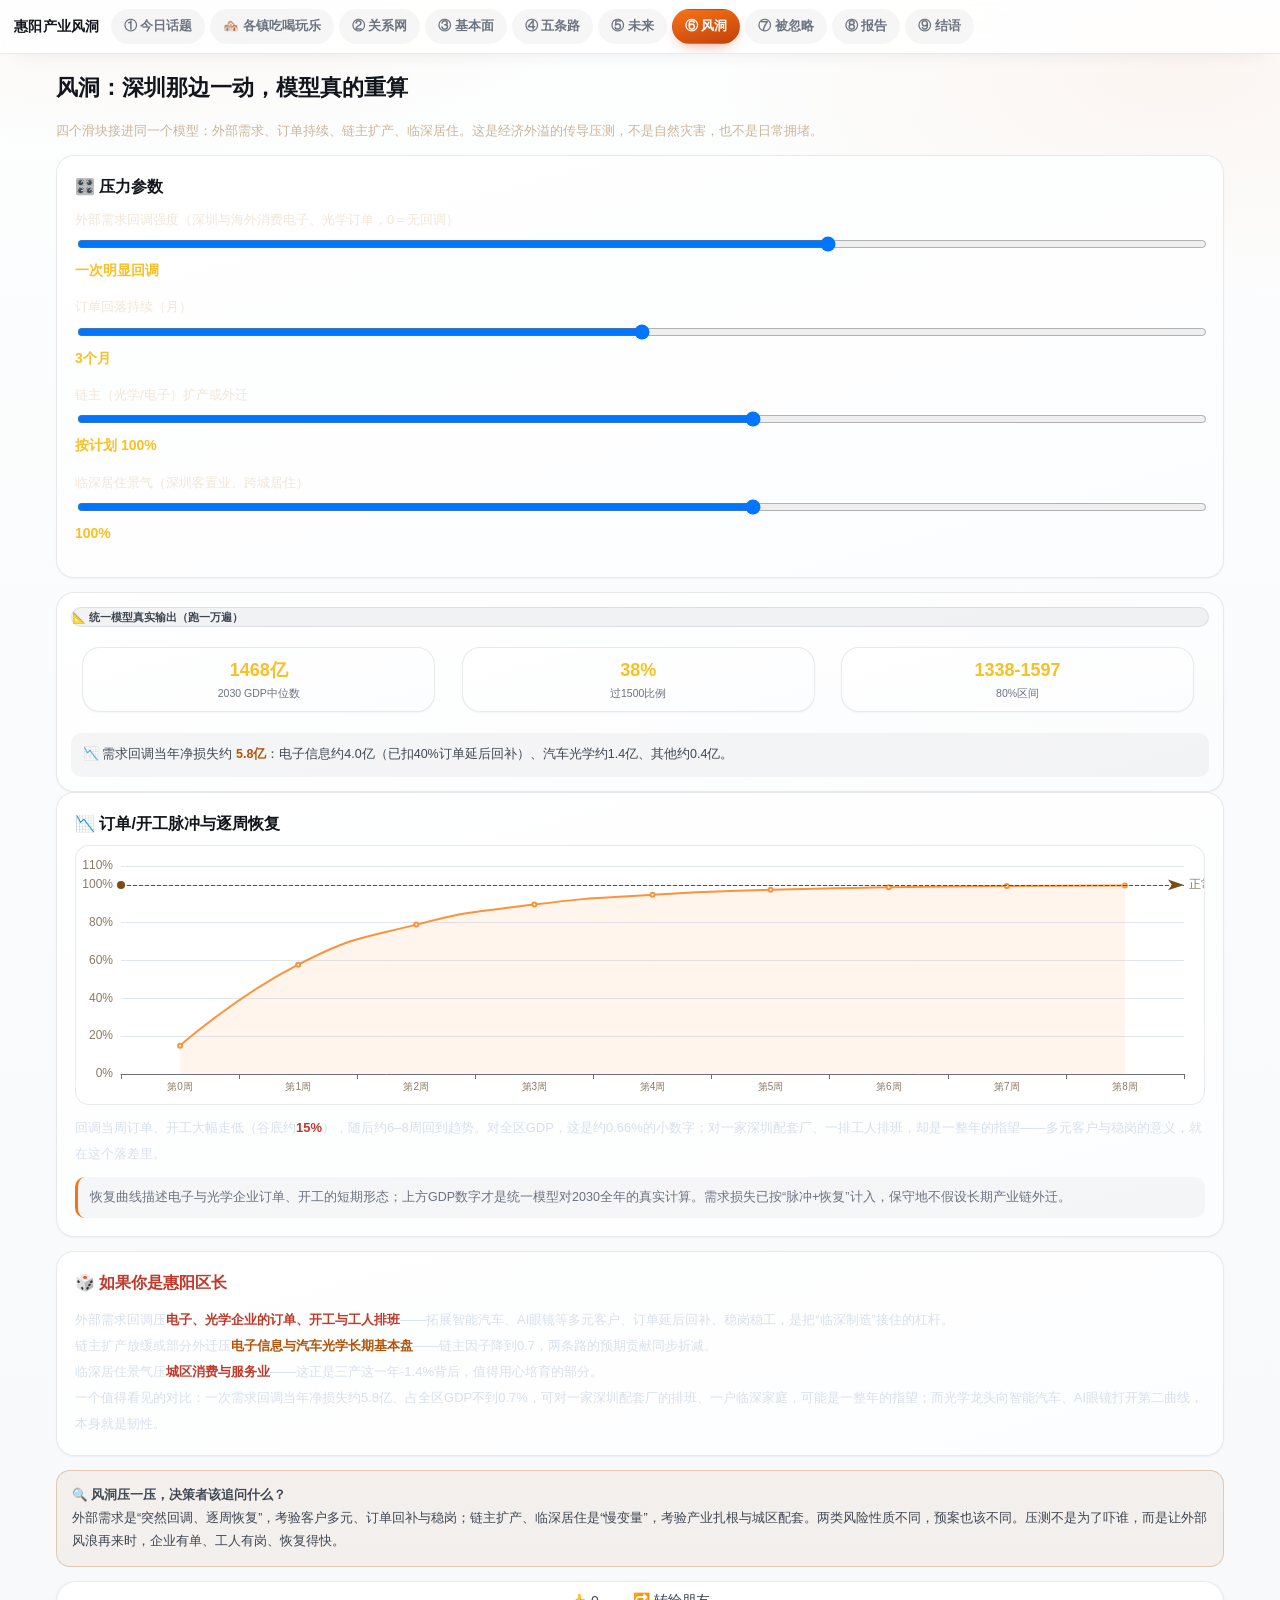
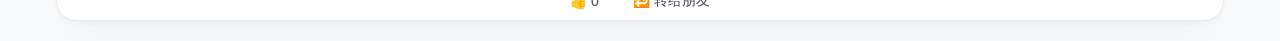
<file: windtunnel.html>
<!doctype html>
<html lang="zh-CN"><head><meta charset="utf-8"><meta name="viewport" content="width=device-width,initial-scale=1">
<title>惠阳产业风洞 · 风洞</title>
<script src="lib/echarts.min.js"></script>
<script src="model.js?v=20261012f"></script>
<style>
*{box-sizing:border-box}
body{margin:0;background:#080b12;color:#e6edf3;font:14px/1.65 -apple-system,"PingFang SC","Microsoft YaHei",sans-serif}
.nav{position:sticky;top:0;z-index:50;display:flex;gap:5px;align-items:center;padding:9px 14px;background:rgba(8,11,18,.95);border-bottom:1px solid #1b2434;overflow-x:auto}
.nav b{font-size:14px;margin-right:6px;flex:none}
.nav a{background:#131c2b;color:#93a4bd;border:1px solid #22304a;padding:6px 12px;border-radius:20px;font-size:12.5px;text-decoration:none;white-space:nowrap;flex:none}
.nav a.on{background:#ea580c;border-color:#f97316;color:#fff;font-weight:600}
.wrap{max-width:680px;margin:auto;padding:16px}
.card{background:#0e1523;border:1px solid #1c2739;border-radius:14px;padding:18px;margin-bottom:14px}
h1{font-size:22px;margin:0 0 4px}.sub{color:#cbb59a;font-size:13px;line-height:1.8}
h2{font-size:16px;margin:0 0 8px}
.slider-row{margin-bottom:14px}
.slider-row label{font-size:13px;color:#f0e6d8;display:block;margin-bottom:4px}
.slider-row input{width:100%}.slider-row span{color:#fbbf24;font-weight:700}
.chart{width:100%;height:260px;margin-top:8px}
.deep{font-size:13px;line-height:2;color:#d8e0ea;margin-top:10px}
.real{background:#1a1206;border:1px solid #c2570a;border-radius:10px;padding:14px;margin-top:10px}
.real .tag{font-size:11px;color:#fdba74;font-weight:700;margin-bottom:8px}
.kpi{display:inline-block;text-align:center;width:31%;padding:8px 0;background:#0a0f1a;border-radius:10px;margin:1%}
.kpi .v{font-size:18px;font-weight:800;color:#fbbf24}.kpi .l{font-size:10.5px;color:#cbb59a}
.lossline{font-size:12.5px;color:#fde68a;line-height:1.9;margin-top:10px;background:#0a0f1a;border-radius:8px;padding:10px 12px}
.note{border-left:3px solid #f97316;background:#1a1206;border-radius:0 8px 8px 0;padding:9px 12px;margin-top:10px;font-size:12.5px;color:#fde68a;line-height:1.85}
.bridge{border-radius:11px;padding:13px 15px;margin:12px 0;font-size:12.5px;line-height:1.85}
.b-orange{background:#1a1206;border:1px solid #f59e0b55;color:#fde68a}
.likebar{display:flex;justify-content:center;margin:14px 0 4px;background:rgba(15,23,42,.96);border:1px solid #f97316;border-radius:24px;padding:9px 20px;gap:22px}
.likebar button{background:none;border:none;color:#e2e8f0;font-size:14px;cursor:pointer;font-family:inherit}
</style><link rel="stylesheet" href="ui/premium.css">
<script>/* premium 样式偶发 503：失败自动重试一次 */
(function(){var r={};Array.prototype.forEach.call(
document.querySelectorAll('link[rel="stylesheet"][href*="premium"]'),
function(l){l.addEventListener("error",function(){if(r[l.href])return;r[l.href]=1;
var s=document.createElement("link");s.rel="stylesheet";
s.href=l.href.split("?")[0]+"?retry="+Date.now();document.head.appendChild(s);});});})();</script>
</head><body>

<div class="nav">
  <b>惠阳产业风洞</b>
  <a href="index.html">① 今日话题</a><a href="town.html">🏘️ 各镇吃喝玩乐</a><a href="network.html">② 关系网</a><a href="who.html">③ 基本面</a><a href="choices.html">④ 五条路</a><a href="future.html">⑤ 未来</a><a href="windtunnel.html" class="on">⑥ 风洞</a><a href="blindspot.html">⑦ 被忽略</a><a href="report.html">⑧ 报告</a><a href="ending.html">⑨ 结语</a>
</div>

<div class="wrap">
  <h1>风洞：深圳那边一动，模型真的重算</h1>
  <p class="sub">四个滑块接进同一个模型：外部需求、订单持续、链主扩产、临深居住。这是经济外溢的传导压测，不是自然灾害，也不是日常拥堵。</p>

  <div class="card" style="margin-top:12px">
    <h2>🎛️ 压力参数</h2>
    <div class="slider-row">
      <label>外部需求回调强度（深圳与海外消费电子、光学订单，0＝无回调）</label>
      <input type="range" id="strength" min="0" max="150" value="100"><span id="strengthV">一次明显回调</span>
    </div>
    <div class="slider-row">
      <label>订单回落持续（月）</label>
      <input type="range" id="duration" min="0" max="6" value="3"><span id="durationV">3个月</span>
    </div>
    <div class="slider-row">
      <label>链主（光学/电子）扩产或外迁</label>
      <input type="range" id="anchor" min="70" max="120" value="100"><span id="anchorV">按计划 100%</span>
    </div>
    <div class="slider-row">
      <label>临深居住景气（深圳客置业、跨城居住）</label>
      <input type="range" id="housing" min="70" max="120" value="100"><span id="housingV">100%</span>
    </div>
  </div>

  <div class="real">
    <div class="tag">📐 统一模型真实输出（跑一万遍）</div>
    <div class="kpi"><div class="v" id="oP50">—</div><div class="l">2030 GDP中位数</div></div>
    <div class="kpi"><div class="v" id="oHit">—</div><div class="l">过1500比例</div></div>
    <div class="kpi"><div class="v" id="oRange">—</div><div class="l">80%区间</div></div>
    <div class="lossline" id="lossLine"></div>
  </div>

  <div class="card">
    <h2>📉 订单/开工脉冲与逐周恢复</h2>
    <div id="recChart" class="chart"></div>
    <div class="deep" id="recText"></div>
    <div class="note">恢复曲线描述电子与光学企业订单、开工的短期形态；上方GDP数字才是统一模型对2030全年的真实计算。需求损失已按“脉冲+恢复”计入，保守地不假设长期产业链外迁。</div>
  </div>

  <div class="card" style="border-color:#f97316">
    <h2>🎲 如果你是惠阳区长</h2>
    <div class="deep">
      外部需求回调压<b style="color:#f87171">电子、光学企业的订单、开工与工人排班</b>——拓展智能汽车、AI眼镜等多元客户、订单延后回补、稳岗稳工，是把“临深制造”接住的杠杆。<br>
      链主扩产放缓或部分外迁压<b style="color:#fbbf24">电子信息与汽车光学长期基本盘</b>——链主因子降到0.7，两条路的预期贡献同步折减。<br>
      临深居住景气压<b style="color:#fdba74">城区消费与服务业</b>——这正是三产这一年-1.4%背后，值得用心培育的部分。<br>
      一个值得看见的对比：一次需求回调当年净损失约5.8亿、占全区GDP不到0.7%，可对一家深圳配套厂的排班、一户临深家庭，可能是一整年的指望；而光学龙头向智能汽车、AI眼镜打开第二曲线，本身就是韧性。
    </div>
  </div>

  <div class="bridge b-orange">🔍 <b>风洞压一压，决策者该追问什么？</b><br>外部需求是“突然回调、逐周恢复”，考验客户多元、订单回补与稳岗；链主扩产、临深居住是“慢变量”，考验产业扎根与城区配套。两类风险性质不同，预案也该不同。压测不是为了吓谁，而是让外部风浪再来时，企业有单、工人有岗、恢复得快。</div>

  <div class="likebar">
    <button onclick="likePage()">👍 <span id="pcount">0</span></button>
    <button onclick="sharePage()">🔁 转给朋友</button>
  </div>
</div>
<script>
const strengthS=document.getElementById('strength'),durationS=document.getElementById('duration'),
      anchorS=document.getElementById('anchor'),housingS=document.getElementById('housing');
let recChart=echarts.init(document.getElementById('recChart'));
function draw(){
  const ST=+strengthS.value/100, D=+durationS.value, AF=+anchorS.value/100, HF=+housingS.value/100;
  strengthV.textContent = ST===0?'无回调':(Math.abs(ST-1)<0.005?'一次明显回调':Math.round(ST*100)+'% 回调强度');
  durationV.textContent=D+'个月';
  anchorV.textContent=(AF<1?'扩产放缓/部分外迁 ':AF>1?'加码扩产 ':'按计划 ')+Math.round(AF*100)+'%';
  housingV.textContent=Math.round(HF*100)+'%';

  const opts={};
  if(ST>0) opts.demand={strength:ST,duration:D};
  if(Math.abs(AF-1)>0.001) opts.anchorFactor=AF;
  if(Math.abs(HF-1)>0.001) opts.housingFactor=HF;
  const r=HT.run(42,10000,HT.DEFAULT_PATHS,opts);
  oP50.textContent=Math.round(r.p50)+'亿';
  oHit.textContent=Math.round(r.hit)+'%';
  oRange.textContent=Math.round(r.p10)+'-'+Math.round(r.p90);

  const loss = ST>0 ? HT.demandLoss(ST,D) : {elec:0,auto:0,other:0,total:0};
  document.getElementById('lossLine').innerHTML = ST>0
    ? `📉 需求回调当年净损失约 <b style="color:#fbbf24">${loss.total.toFixed(1)}亿</b>：电子信息约${loss.elec.toFixed(1)}亿（已扣${Math.round(HT.DEMAND.rebook*100)}%订单延后回补）、汽车光学约${loss.auto.toFixed(1)}亿、其他约${loss.other.toFixed(1)}亿。`
    : '📉 无回调情景：电子、光学企业订单开工保持正常。';

  // 9周恢复（第0周为回调当周）
  const curve = ST>0 ? HT.demandCurve(ST)
    : {weeks:Array.from({length:9},(_,i)=>'第'+i+'周'),loss:Array(9).fill(0)};
  const flow = curve.loss.map(L=>+(100-L).toFixed(1));
  recChart.setOption({
    backgroundColor:'transparent',
    grid:{left:45,right:20,top:20,bottom:30},
    xAxis:{type:'category',data:curve.weeks,axisLabel:{color:'#8a7a63',fontSize:10}},
    yAxis:{type:'value',min:0,max:110,axisLabel:{color:'#8a7a63',formatter:'{value}%'}},
    series:[{type:'line',data:flow,smooth:true,itemStyle:{color:'#fb923c'},areaStyle:{color:'#fb923c22'},
      markLine:{data:[{yAxis:100,label:{formatter:'正常',color:'#8a7a63'}}],lineStyle:{color:'#7c4a12',type:'dashed'}}}]
  });
  recText.innerHTML = ST===0
    ? '无回调，电子、光学企业订单开工保持正常。'
    : `回调当周订单、开工大幅走低（谷底约<b style="color:#f87171">${Math.round(Math.min(...flow))}%</b>），随后约6–8周回到趋势。对全区GDP，这是约${(loss.total/HT.BASE*100).toFixed(2)}%的小数字；对一家深圳配套厂、一排工人排班，却是一整年的指望——多元客户与稳岗的意义，就在这个落差里。`;
}
[strengthS,durationS,anchorS,housingS].forEach(s=>s.oninput=draw);
draw();

// 点赞/转发（本机计数，不伪装全站）
var lk="like_"+location.pathname,ln=parseInt(localStorage.getItem(lk)||"0");pcount.textContent=ln;
function likePage(){ln++;localStorage.setItem(lk,ln);pcount.textContent=ln;}
function sharePage(){
 const m=document.createElement("div");
 m.style.cssText="position:fixed;inset:0;background:rgba(0,0,0,.8);z-index:9999;display:flex;align-items:center;justify-content:center;padding:20px";
 m.onclick=()=>m.remove();
 m.innerHTML='<div style="background:#0f172a;padding:20px;border-radius:14px;text-align:center"><div style="color:#fff;font-size:14px;margin-bottom:12px">截图二维码，发给朋友/群</div><img src="https://api.qrserver.com/v1/create-qr-code/?size=200x200&data='+encodeURIComponent(location.href)+'" style="width:200px;height:200;background:#fff;padding:8px;border-radius:8px"><div style="color:#94a3b8;font-size:12px;margin-top:12px">扫码打开</div></div>';
 document.body.appendChild(m);navigator.clipboard&&navigator.clipboard.writeText(location.href);
}
</script>
</body></html>
</file>
<file: ui/premium.css>
/* ============================================================
   惠东 · 高级浅色设计系统（深色模板 → 白玻璃浅色）
   只改颜色 / 字重 / 阴影 / 圆角，不动结构与交互
   ============================================================ */
:root{
  --ac:#c2410c;            /* 区域主色：惠东海青 */
  --ac-2:#ea580c;
  --ac-soft:rgba(234,88,12,.10);
  --ac-line:rgba(234,88,12,.34);
  --ink:#12161c;
  --ink2:#3f4753;
  --ink3:#6b7280;
  --ink4:#8b95a5;
  --hair:rgba(17,24,39,.09);
  --hair-2:rgba(17,24,39,.14);
  --card:#ffffff;
  --card-2:#fbfcfd;
  --shadow-1:0 1px 2px rgba(16,24,40,.04);
  --shadow-2:0 2px 6px rgba(16,24,40,.04), 0 14px 34px -18px rgba(16,24,40,.22);
  --shadow-3:0 4px 12px rgba(16,24,40,.05), 0 28px 60px -24px rgba(16,24,40,.26);
  --r-lg:18px; --r-md:14px; --r-sm:10px;
  --gold:#b45309;
  --red:#c0392b;
  --green:#0f766e;
  --violet:#6d28d9;
}

/* ---------- 基础 ---------- */
html body{
  background:
    radial-gradient(900px 420px at 12% -6%, rgba(234,88,12,.07), transparent 60%),
    radial-gradient(760px 380px at 92% 4%, rgba(234,88,12,.05), transparent 62%),
    linear-gradient(180deg,#fdfefe 0%,#fafbfc 42%,#f7f9fb 100%) !important;
  color:var(--ink) !important;
  font-feature-settings:"tnum" 1;
  -webkit-font-smoothing:antialiased;
}
html body ::selection{background:rgba(234,88,12,.18);color:var(--ink)}
html body a{color:var(--ac)}
html body b,html body strong{color:inherit}
html body small{color:var(--ink3)}

/* ---------- 顶部导航 ---------- */
html body .nav{
  background:rgba(255,255,255,.86) !important;
  backdrop-filter:saturate(180%) blur(14px);
  border-bottom:1px solid var(--hair) !important;
  box-shadow:0 1px 0 rgba(255,255,255,.9) inset, 0 8px 24px -20px rgba(16,24,40,.28);
}
html body .nav b{color:var(--ink) !important;font-weight:800;letter-spacing:.02em}
html body .nav a{
  background:rgba(17,24,39,.035) !important;
  color:var(--ink3) !important;
  border:1px solid transparent !important;
  border-radius:999px !important;
  font-weight:600;
  transition:background .18s,color .18s,border-color .18s;
}
html body .nav a:hover{background:rgba(234,88,12,.08) !important;color:var(--ac) !important}
html body .nav a.on{
  background:linear-gradient(165deg,#f97316,#c2410c) !important;
  color:#fff !important;
  border-color:transparent !important;
  box-shadow:0 6px 16px -8px rgba(194,65,12,.65);
}

/* ---------- 版心 ---------- */
html body .wrap{max-width:1200px}

/* ---------- Hero ---------- */
html body .hero{
  background:
    radial-gradient(120% 120% at 50% 0%, rgba(234,88,12,.10), transparent 58%),
    linear-gradient(180deg,#ffffff 0%,#fbfdfe 100%) !important;
  border:1px solid var(--hair) !important;
  box-shadow:var(--shadow-2);
}
html body .hero::before{
  background:
    radial-gradient(circle at 16% 84%, rgba(234,88,12,.10) 0%, transparent 42%),
    radial-gradient(circle at 82% 78%, rgba(251,191,36,.12) 0%, transparent 40%),
    radial-gradient(circle at 50% 100%, rgba(234,88,12,.08) 0%, transparent 60%) !important;
}
html body .hero .kick{
  color:var(--ac) !important;
  font-weight:700;
  letter-spacing:.32em !important;
  font-size:10.5px !important;
}
html body .hero h1{
  color:var(--ink) !important;
  font-weight:900 !important;
  letter-spacing:-.02em !important;
  font-size:34px !important;
  line-height:1.28 !important;
}
html body .hero h1 .sea{
  background:linear-gradient(120deg,#c2410c,#ea580c 55%,#0ea5b7);
  -webkit-background-clip:text;background-clip:text;color:transparent !important;
}
html body .hero .sub{color:var(--ink3) !important;line-height:1.9 !important}
html body .hero .sub span{color:var(--ink4) !important}

/* ---------- 卡片骨架 ---------- */
html body .card,
html body .scan-row,
html body .town-panel,
html body .proud-panel,
html body .chartbox,
html body .kpi,
html body .metric,
html body .val-card,
html body .param-panel,
html body .val-grid,
html body .ab-card,
html body .scen-grid,
html body .vegcard{
  background:linear-gradient(165deg,#ffffff 0%,#fcfdfe 100%) !important;
  border:1px solid var(--hair) !important;
  border-radius:var(--r-lg) !important;
  box-shadow:var(--shadow-1) !important;
}
html body .card:hover,
html body .tcard:hover{
  box-shadow:var(--shadow-3) !important;
  transform:translateY(-2px);
}

/* 强调面板：左侧主色竖条 */
html body .town-panel,
html body .proud-panel{
  position:relative;overflow:hidden;
}
html body .town-panel::before,
html body .proud-panel::before{
  content:"";position:absolute;left:0;top:0;bottom:0;width:4px;
  background:linear-gradient(180deg,var(--ac),rgba(234,88,12,.25));
  border-radius:4px 0 0 4px;
}

/* ---------- 雷达 ---------- */
html body .radar circle,
html body .radar line{stroke:rgba(17,24,39,.16) !important}
html body .radar .scanline line{stroke:var(--ac) !important}
html body .radar .scanline circle{fill:var(--ac) !important}

html body .scan-info{color:var(--ink3) !important;line-height:1.8}
html body .refresh,
html body .btn,
html body .rbtn,
html body .next a{
  background:linear-gradient(165deg,#f97316,#c2410c) !important;
  color:#fff !important;
  border:0 !important;
  border-radius:999px !important;
  font-weight:700 !important;
  box-shadow:0 8px 20px -10px rgba(194,65,12,.7) !important;
  transition:transform .16s,box-shadow .16s !important;
}
html body .refresh:hover,
html body .btn:hover,
html body .next a:hover{transform:translateY(-1px);box-shadow:0 12px 26px -12px rgba(194,65,12,.75) !important}
html body .ghost,
html body .plain{
  background:#fff !important;color:var(--ink2) !important;
  border:1px solid var(--hair-2) !important;box-shadow:none !important;
}

/* ---------- 面板标题 ---------- */
html body .town-panel .t,
html body .proud-panel .t,
html body .rank-title,
html body .ruler-title,
html body .acttitle,
html body .conclusion{
  color:var(--ink) !important;font-weight:800 !important;letter-spacing:-.01em;
}
html body .town-panel .d,
html body .proud-panel .d,
html body .ruler-desc{
  color:var(--ink3) !important;
}

/* ---------- 镇街 / 骄傲 按钮 ---------- */
html body .town-grid button,
html body .proud-row button{
  background:var(--ac-soft) !important;
  border:1px solid var(--ac-line) !important;
  color:var(--ac) !important;
  font-weight:700 !important;
  border-radius:var(--r-sm) !important;
}
html body .town-grid button:hover,
html body .proud-row button:hover{
  background:rgba(234,88,12,.18) !important;
  transform:translateY(-1px);
  box-shadow:0 8px 18px -12px rgba(194,65,12,.7);
}
html body .town-out,
html body .proud-out,
html body .vote-out{
  color:var(--ink2) !important;line-height:1.85;
}

/* ---------- 分类筛选 ---------- */
html body .cat,
html body .switch,
html body .toolbar button{
  background:#fff !important;
  color:var(--ink3) !important;
  border:1px solid var(--hair-2) !important;
  border-radius:999px !important;
  font-weight:600 !important;
}
html body .cat:hover{color:var(--ac) !important;border-color:var(--ac-line) !important}
html body .cat.on,
html body .switch.on,
html body .toolbar button.on{
  background:linear-gradient(165deg,#f97316,#c2410c) !important;
  color:#fff !important;border-color:transparent !important;
  box-shadow:0 8px 18px -10px rgba(194,65,12,.7) !important;
}

/* ---------- 话题卡 ---------- */
html body .topic-grid{gap:14px}
html body .tcard{
  background:linear-gradient(165deg,#ffffff,#fbfcfd) !important;
  border:1px solid var(--hair) !important;
  box-shadow:var(--shadow-1) !important;
}
html body .tcard .meta{color:var(--ink4) !important;font-weight:600}
html body .tcard .title{color:var(--ink) !important;font-weight:800 !important;line-height:1.5}
html body .tcard .detail{color:var(--ink2) !important}
html body .tcard .detail a,
html body .detail a{color:var(--ac) !important}
html body .tier{
  background:var(--ac-soft) !important;color:var(--ac) !important;
  border:1px solid var(--ac-line) !important;border-radius:999px !important;
}
html body .like-btn,
html body .likeBtn{color:var(--ink3) !important}
html body .likebar{background:#fff !important;border:1px solid var(--hair) !important;box-shadow:var(--shadow-2) !important}
html body .likebar button{color:var(--ink2) !important}

/* ---------- 正文文字 ---------- */
html body .disc,
html body .note,
html body .algo-note,
html body .worldnote{
  color:var(--ink4) !important;line-height:1.85 !important;
}
html body .src,
html body .src-list,
html body .met,
html body .meta{color:var(--ink4) !important}
html body .quote,
html body .bigquote{
  color:var(--ink2) !important;
  border-left:3px solid var(--ac-line) !important;
  background:rgba(234,88,12,.05) !important;
  border-radius:0 var(--r-sm) var(--r-sm) 0 !important;
}

/* ---------- 数字 ---------- */
html body .num,
html body .val,
html body .kpi b,
html body .metric b,
html body .big{
  color:var(--ink) !important;
  font-weight:900 !important;
  letter-spacing:-.02em !important;
}
html body .kpi .l,
html body .kpi .lab,
html body .metric .l,
html body .metric .lab{color:var(--ink3) !important}

/* ---------- 步骤 / 路径 ---------- */
html body .step{
  background:#fff !important;
  border:1px solid var(--hair) !important;
  border-left:3px solid var(--ac-line) !important;
  border-radius:var(--r-sm) !important;
  color:var(--ink2) !important;
}
html body .path{
  color:var(--ink2) !important;
  border-left:2px dashed var(--hair-2) !important;
}

/* ---------- 图表容器 ---------- */
html body .chart,
html body .chartbox,
html body .chart-sm{
  background:#fff !important;
  border:1px solid var(--hair) !important;
  border-radius:var(--r-md) !important;
}

/* ---------- 表格 / 列表 ---------- */
html body table{color:var(--ink2) !important}
html body th{color:var(--ink3) !important;border-bottom:1px solid var(--hair-2) !important}
html body td{border-bottom:1px solid var(--hair) !important}
html body .rank-row{border-bottom:1px solid var(--hair) !important}
html body .rank-row:hover{background:rgba(234,88,12,.04) !important}

/* ---------- 进度条 / 量表 ---------- */
html body .bar-bg{background:rgba(17,24,39,.06) !important;border-radius:999px !important}
html body .bar{background:linear-gradient(90deg,#ea580c,#c2410c) !important;border-radius:999px !important}
html body .gauge{color:var(--ink3) !important}

/* ---------- 标签 ---------- */
html body .tag,
html body .pick-tag,
html body .blood-tag,
html body .grade,
html body .flag{
  background:rgba(17,24,39,.05) !important;
  color:var(--ink2) !important;
  border:1px solid var(--hair) !important;
  border-radius:999px !important;
}
html body .blood-A{color:var(--red) !important;background:rgba(192,57,43,.08) !important;border-color:rgba(192,57,43,.28) !important}
html body .blood-B{color:var(--gold) !important;background:rgba(180,83,9,.08) !important;border-color:rgba(180,83,9,.28) !important}
html body .blood-C{color:var(--green) !important;background:rgba(15,118,110,.08) !important;border-color:rgba(15,118,110,.28) !important}

/* ---------- 场景 / 对比 ---------- */
html body .scene,
html body .scenes,
html body .ab-side,
html body .ab-mid{
  background:#fff !important;
  border:1px solid var(--hair) !important;
  border-radius:var(--r-md) !important;
  color:var(--ink2) !important;
}
html body .ab-mid{background:var(--card-2) !important}

/* ---------- 结尾 / 大字 ---------- */
html body .closing,
html body .lossline{
  color:var(--ink) !important;
}
html body .closing .big,
html body .big{
  background:linear-gradient(120deg,#c2410c,#ea580c);
  -webkit-background-clip:text;background-clip:text;color:transparent !important;
}

/* ---------- 内联深色兜底（style 属性里的写死值） ---------- */
html body [style*="background:#0a0f1a"],
html body [style*="background:#080b12"],
html body [style*="background:#0e1523"],
html body [style*="background:#131c2b"],
html body [style*="background:#0f172a"],
html body [style*="background:#1c2739"],
html body [style*="background:#22304a"],
html body [style*="background:#0b1426"],
html body [style*="background:#0a0f18"]{
  background:#fff !important;
}
html body [style*="color:#e6edf3"],
html body [style*="color:#f8fafc"],
html body [style*="color:#fff"],
html body [style*="color:#ffffff"]{color:var(--ink) !important}
html body [style*="color:#cbd5e1"],
html body [style*="color:#e2e8f0"]{color:var(--ink2) !important}
html body [style*="color:#94a3b8"],
html body [style*="color:#93a4bd"],
html body [style*="color:#8fa3bf"],
html body [style*="color:#a8bccd"]{color:var(--ink3) !important}
html body [style*="color:#5b6b82"],
html body [style*="color:#64748b"],
html body [style*="color:#7c8b99"]{color:var(--ink4) !important}
html body [style*="color:#67e8f9"],
html body [style*="color:#22d3ee"],
html body [style*="color:#a5f3fc"],
html body [style*="color:#7dd3fc"]{color:var(--ac) !important}
html body [style*="color:#fbbf24"],
html body [style*="color:#f59e0b"],
html body [style*="color:#fdba74"]{color:var(--gold) !important}
html body [style*="color:#f87171"],
html body [style*="color:#fb923c"],
html body [style*="color:#f97316"]{color:var(--red) !important}
html body [style*="border:1px solid #1c2739"],
html body [style*="border:1px solid #22304a"],
html body [style*="border-bottom:1px solid #1c2739"]{border-color:var(--hair) !important}
html body [style*="background:#131c2b"]{background:rgba(17,24,39,.04) !important}

/* ============================================================
   第二批：页面私有组件
   ============================================================ */
/* 各镇页 */
html body .scan-bar{
  background:#fff !important;border:1px solid var(--hair) !important;
  border-radius:var(--r-lg) !important;box-shadow:var(--shadow-1) !important;
  color:var(--ink2) !important;
}
html body .town,
html body .town.pick{
  background:linear-gradient(165deg,#ffffff,#fbfcfd) !important;
  border:1px solid var(--hair) !important;
  border-radius:var(--r-lg) !important;
  box-shadow:var(--shadow-1) !important;
}
html body .town:hover{box-shadow:var(--shadow-3) !important}
html body .town.pick{border-color:var(--ac-line) !important}
html body .town .name,
html body .town h3,
html body .town b{color:var(--ink) !important}
html body .town .sub,
html body .town .meta,
html body .town .src,
html body .town .why{color:var(--ink3) !important}
html body .town .tag{
  background:var(--ac-soft) !important;color:var(--ac) !important;
  border-color:var(--ac-line) !important;border-radius:999px !important;
}
html body .town .pick-tag{
  background:linear-gradient(165deg,#f97316,#c2410c) !important;color:#fff !important;
  border-radius:999px !important;
}
html body .livebar{
  background:rgba(180,83,9,.06) !important;
  border:1px solid rgba(180,83,9,.28) !important;
  color:var(--gold) !important;
  border-radius:var(--r-md) !important;
}
html body .veg-title{color:var(--ac) !important;font-weight:800}
html body .vegcard .vn{color:var(--ink) !important}
html body .vegcard .vp{color:var(--ac) !important}
html body .vegcard .vd{color:var(--ink3) !important}
html body .disc{background:rgba(17,24,39,.03) !important;border-radius:var(--r-sm) !important}

/* 关系网 */
html body .stage{
  background:
    radial-gradient(70% 60% at 50% 45%, rgba(234,88,12,.10), transparent 70%),
    linear-gradient(180deg,#ffffff,#fafcfd) !important;
  border:1px solid var(--hair) !important;
  border-radius:var(--r-lg) !important;
}

/* 五条路 */
html body .path,
html body .path.on{
  background:linear-gradient(165deg,#ffffff,#fbfcfd) !important;
  border:1px solid var(--hair) !important;
  border-radius:var(--r-lg) !important;
  box-shadow:var(--shadow-1) !important;
  color:var(--ink2) !important;
}
html body .path.on{border-color:var(--ac-line) !important;box-shadow:0 0 0 3px rgba(234,88,12,.10) !important}
html body .gap{
  background:rgba(17,24,39,.035) !important;
  border:1px solid var(--hair) !important;
  border-radius:var(--r-lg) !important;
  color:var(--ink2) !important;
}

/* 结语 */
html body .closing{
  background:
    radial-gradient(80% 70% at 50% 0%, rgba(234,88,12,.10), transparent 62%),
    linear-gradient(180deg,#ffffff,#fbfdfe) !important;
  border:1px solid var(--hair) !important;
  border-radius:var(--r-lg) !important;
  color:var(--ink) !important;
}
html body .closing h1,
html body .closing h2,
html body .closing p{color:var(--ink) !important}
html body details{
  background:#fff !important;
  border:1px solid var(--hair) !important;
  border-radius:var(--r-md) !important;
}
html body details summary{color:var(--ink) !important;font-weight:700}
html body .worldnote{
  background:rgba(234,88,12,.05) !important;
  border:1px solid var(--ac-line) !important;
  border-radius:var(--r-sm) !important;
  color:var(--ink2) !important;
}
html body .grid6 .feat,
html body .feat{
  background:#fff !important;
  border:1px solid var(--hair) !important;
  border-radius:var(--r-md) !important;
  color:var(--ink2) !important;
}

/* 角色 */
html body .card svg#svg,
html body svg#svg{
  background:
    radial-gradient(60% 55% at 50% 45%, rgba(234,88,12,.12), transparent 70%),
    #ffffff !important;
  border-radius:var(--r-md) !important;
}
html body .roles .rc,
html body .rc{
  background:#fff !important;
  border:1px solid var(--hair) !important;
  border-radius:var(--r-md) !important;
  color:var(--ink2) !important;
}
html body .roles .rc.on,
html body .rc.on{border-color:var(--ac-line) !important;background:rgba(234,88,12,.06) !important}
html body .worry{
  background:rgba(192,57,43,.06) !important;
  border:1px solid rgba(192,57,43,.26) !important;
  border-radius:var(--r-md) !important;
  color:var(--ink2) !important;
}

/* 未来 */
html body #out .conclusion,
html body .conclusion{
  background:#fff !important;
  border:1px solid var(--hair) !important;
  border-radius:var(--r-lg) !important;
  color:var(--ink) !important;
}
html body .card .note{
  background:rgba(17,24,39,.03) !important;
  border-radius:var(--r-sm) !important;
  color:var(--ink3) !important;
}
html body .gauges .gauge,
html body .gauge{
  background:rgba(17,24,39,.035) !important;
  border:1px solid var(--hair) !important;
  border-radius:var(--r-sm) !important;
  color:var(--ink2) !important;
}
html body .scen3 .s{
  background:#fff !important;
  border:1px solid var(--hair) !important;
  border-radius:var(--r-sm) !important;
  color:var(--ink2) !important;
}

/* 被忽略 */
html body .vote{
  background:rgba(17,24,39,.03) !important;
  border-radius:var(--r-sm) !important;
}
html body .finding .means{
  background:rgba(234,88,12,.05) !important;
  border:1px solid var(--ac-line) !important;
  border-radius:var(--r-sm) !important;
  color:var(--ink2) !important;
}

/* 风洞 */
html body .real{
  background:linear-gradient(165deg,#ffffff,#fbfcfd) !important;
  border:1px solid var(--hair) !important;
  border-radius:var(--r-lg) !important;
  box-shadow:var(--shadow-1) !important;
  color:var(--ink2) !important;
}
html body .bridge{
  border-radius:var(--r-md) !important;
}
html body .bridge.b-orange{
  background:rgba(180,83,9,.06) !important;
  border:1px solid rgba(180,83,9,.26) !important;
  color:var(--ink2) !important;
}
html body .lossline{
  background:rgba(17,24,39,.035) !important;
  border-radius:var(--r-sm) !important;
  color:var(--ink2) !important;
}

/* 报告 */
html body .cover{
  background:
    radial-gradient(80% 70% at 50% 0%, rgba(234,88,12,.12), transparent 62%),
    linear-gradient(180deg,#ffffff,#fbfdfe) !important;
  border:1px solid var(--hair) !important;
  border-radius:var(--r-lg) !important;
}
html body .cover h1,
html body .cover h2,
html body .cover p{color:var(--ink) !important}
html body .mycon{
  background:
    radial-gradient(70% 60% at 50% 0%, rgba(234,88,12,.10), transparent 62%),
    linear-gradient(180deg,#ffffff,#fbfcfd) !important;
  border:1px solid var(--hair) !important;
  border-radius:var(--r-lg) !important;
  color:var(--ink) !important;
}
html body .scen-card{
  background:#fff !important;
  border:1px solid var(--hair) !important;
  border-radius:var(--r-md) !important;
  color:var(--ink2) !important;
}
html body .scen-card.g{border-left:3px solid rgba(15,118,110,.5) !important}
html body .scen-card.r{border-left:3px solid rgba(192,57,43,.5) !important}
html body .scen-card.y{border-left:3px solid rgba(180,83,9,.5) !important}

/* 镇名（原为白字，浅色下需显式改深） */
html body .town .head .n{
  color:var(--ink) !important;
  font-weight:900 !important;
  font-size:21px !important;
  letter-spacing:-.01em !important;
}
html body .town .head{display:flex;align-items:center;gap:8px;flex-wrap:wrap}
html body .town .k{color:var(--ac) !important;font-weight:800}

/* 卡片内标题（原为白字） */
html body .t,
html body .path .t,
html body .finding .t,
html body .rc .t,
html body .feat .t{
  color:var(--ink) !important;font-weight:800 !important;
}
html body .p50,
html body .p50 b,
html body .p50 strong{color:var(--ink2) !important}
html body .p50 b{color:var(--ink) !important;font-weight:900 !important}

/* 品牌字 / 特性标题 / 优先标签（原为白字） */
html body .nav span{color:var(--ink) !important;font-weight:800 !important}
html body .feat b,
html body .grid6 .feat b{color:var(--ink) !important;font-weight:800 !important}
html body .pri{
  background:rgba(234,88,12,.10) !important;
  color:var(--ac) !important;
  border:1px solid var(--ac-line) !important;
  border-radius:999px !important;
}

/* 单选按钮：未选中浅底，选中实心 */
html body .rbtn,
html body .rbtns button{
  background:#fff !important;color:var(--ink3) !important;
  border:1px solid var(--hair-2) !important;box-shadow:none !important;
  border-radius:999px !important;font-weight:600 !important;
}
html body .rbtn:hover{color:var(--ac) !important;border-color:var(--ac-line) !important}
html body .rbtn.on,
html body .rbtns button.on{
  background:linear-gradient(165deg,#f97316,#c2410c) !important;
  color:#fff !important;border-color:transparent !important;
  box-shadow:0 8px 18px -10px rgba(194,65,12,.7) !important;
}

/* 关系网 SVG：文字转深、连线提亮 */
html body .stage text[fill="#e6edf3"]{fill:var(--ink) !important}
html body .stage text[fill="#7d8fa5"]{fill:var(--ink3) !important}
html body .stage text[fill="#fca5a5"]{fill:var(--red) !important}
html body .stage line{stroke-opacity:0.62 !important}
html body .stage circle[stroke]{stroke-width:1.6 !important}

/* 角色页 SVG 文字 */
html body svg#svg text[fill="#e6edf3"],
html body svg#svg text[fill="#f8fafc"],
html body svg#svg text[fill="#ffffff"]{fill:var(--ink) !important}
html body svg#svg text[fill="#7d8fa5"],
html body svg#svg text[fill="#94a3b8"]{fill:var(--ink3) !important}

/* ---------- 通用浅底文字补丁（深色模板遗留字色） ---------- */
html body .card > b{color:var(--ink) !important}
html body .card > b + *,html body .card b + div{color:var(--ink2)}
html body .mut,html body .cmp .l,html body .met .n,html body .met .a{color:var(--ink3) !important}
html body .cmp .r.cy{color:var(--gold) !important}
html body .met .b{color:var(--ac) !important}
html body .chk{background:#fff !important;border:1px solid var(--hair) !important;border-radius:var(--r-sm) !important}
html body .chk:hover{border-color:var(--ac-line) !important}
html body .chk.on{background:var(--ac-soft) !important;border-color:var(--ac-line) !important}
html body .chk .t{color:var(--ink) !important}
html body .chk .d{color:var(--ink3) !important}
html body .chk .g{color:var(--ac) !important}
html body input[type=checkbox]{accent-color:var(--ac)}
html body .worry{background:#fef6f6 !important;color:var(--red) !important;border-left-color:var(--red) !important}
html body svg{background:transparent !important}

/* ---------- 页面私有类补丁（第二批） ---------- */
html body .topic{background:#fff !important;border:1px solid var(--hair) !important;box-shadow:var(--shadow-1) !important}
html body .topic .meta,html body .topic .src{color:var(--ink4) !important}
html body .topic .t{color:var(--ink) !important}
html body .topic .d{color:var(--ink2) !important}
html body .stat{background:#fff !important;border:1px solid var(--hair) !important;box-shadow:var(--shadow-1) !important}
html body .stat *{color:var(--ink) !important}
html body .guess{background:#fff !important;border:1px solid var(--hair) !important;box-shadow:var(--shadow-1) !important}
html body .guess *{color:var(--ink2) !important}
html body .guess input{background:var(--card-2) !important;border:1px solid var(--hair-2) !important;color:var(--ac) !important}
html body .warn{background:rgba(180,83,9,.06) !important;color:var(--gold) !important;border-left-color:var(--gold) !important}
html body .bridge{background:#fff !important;border:1px solid var(--hair) !important}
html body .bridge.b-green{background:rgba(5,150,105,.06) !important;border-color:rgba(5,150,105,.28) !important;color:var(--ink2) !important}
html body .bridge.b-red{background:rgba(220,38,38,.06) !important;border-color:rgba(220,38,38,.26) !important;color:var(--ink2) !important}
html body .bridge.b-blue{background:rgba(37,99,235,.06) !important;border-color:rgba(37,99,235,.26) !important;color:var(--ink2) !important}
html body .bridge.b-orange{background:rgba(180,83,9,.06) !important;border-color:rgba(180,83,9,.26) !important;color:var(--ink2) !important}
html body .tcard{background:#fff !important;border:1px solid var(--hair) !important;box-shadow:var(--shadow-1) !important}
html body .tcard > div:nth-child(1){color:var(--ink4) !important}
html body .tcard > div:nth-child(2){color:var(--ink) !important}
html body .tcard .detail{color:var(--ink2) !important}
html body .tcard .detail a{color:var(--ac) !important}
html body .tcard .likeBtn{color:var(--ink3) !important}
html body .scan{background:radial-gradient(ellipse at center,var(--ac-soft),transparent 72%),#fff !important;border:1px solid var(--hair) !important}
html body .wrap > div[style*="linear-gradient(135deg"]{background:#fff !important;border:1px solid var(--hair) !important;box-shadow:var(--shadow-1) !important}
html body .wrap > div[style*="linear-gradient(135deg"] > div{color:var(--ink3) !important}
html body .wrap > div[style*="linear-gradient(135deg"] > div:first-child{color:var(--ink) !important;font-weight:800}
html body .closing > div[style*="background"]{background:var(--card-2) !important;border:1px solid var(--hair) !important;border-left:3px solid var(--ac) !important;color:var(--ink2) !important}
html body .closing a{background:transparent !important;color:var(--ac) !important;border-color:transparent !important}
html body .wrap a[style*="background"]{background:#fff !important;border:1px solid var(--hair) !important;color:var(--ink2) !important;box-shadow:var(--shadow-1) !important}

/* ---------- 表格 ---------- */
html body table{background:#fff !important;border:1px solid var(--hair) !important;border-radius:var(--r-sm) !important;overflow:hidden;box-shadow:var(--shadow-1)}
html body th{background:var(--card-2) !important;color:var(--ink) !important;border-color:var(--hair) !important;font-weight:700}
html body td{color:var(--ink2) !important;border-color:var(--hair) !important}
html body tbody tr:nth-child(even){background:rgba(17,24,39,.015)}

/* ---------- 红绿灯卡片 / 悬浮条 ---------- */
html body .light.g{background:rgba(22,163,74,.10) !important;border-color:rgba(22,163,74,.28) !important;color:#15803d !important}
html body .light.y{background:rgba(217,119,6,.10) !important;border-color:rgba(217,119,6,.28) !important;color:#b45309 !important}
html body .light.r{background:rgba(220,38,38,.10) !important;border-color:rgba(220,38,38,.28) !important;color:#b91c1c !important}
html body .light.g *,html body .light.y *,html body .light.r *{color:inherit !important}
html body .light .dot{box-shadow:0 0 0 3px rgba(255,255,255,.9) inset}
html body div[style*="rgba(15,23,42"]{background:#fff !important;border:1px solid var(--hair) !important;box-shadow:var(--shadow-1) !important}
html body div[style*="rgba(15,23,42"] *{color:var(--ink2) !important}

/* ---------- 内联浅色字归一化（深色模板遗留） ---------- */
html body [style*="color:#f0e6d8"]:not([style*="background"]),
html body [style*="color:#d3dce8"]:not([style*="background"]),
html body [style*="color:#fbe7d3"]:not([style*="background"]),
html body [style*="color:#cbd5e1"]:not([style*="background"]),
html body [style*="color:#e6edf3"]:not([style*="background"]),
html body [style*="color:#c8d3e0"]:not([style*="background"]),
html body [style*="color:#cff3f8"]:not([style*="background"]),
html body [style*="color:#e9d5ff"]:not([style*="background"]),
html body [style*="color:#d7f0dd"]:not([style*="background"]),
html body [style*="color:#d8e0ea"]:not([style*="background"]),
html body [style*="color:#d3f4f8"]:not([style*="background"]),
html body [style*="color:#f5e6d3"]:not([style*="background"]),
html body [style*="color:#e2e8f0"]:not([style*="background"]),
html body [style*="color:#fff"]:not([style*="background"])
{color:var(--ink) !important}
html body [style*="color:#a9b6c9"]:not([style*="background"]),
html body [style*="color:#c2cdda"]:not([style*="background"])
{color:var(--ink2) !important}
html body [style*="color:#9aa9bd"]:not([style*="background"]),
html body [style*="color:#94a3b8"]:not([style*="background"])
{color:var(--ink3) !important}
html body [style*="color:#bae6fd"]:not([style*="background"]),
html body [style*="color:#93a4bd"]:not([style*="background"]),
html body [style*="color:#34d399"]:not([style*="background"]),
html body [style*="color:#93c5fd"]:not([style*="background"]),
html body [style*="color:#bfdbfe"]:not([style*="background"]),
html body [style*="color:#a5f3fc"]:not([style*="background"]),
html body [style*="color:#93a4bf"]:not([style*="background"]),
html body [style*="color:#22d3ee"]:not([style*="background"]),
html body [style*="color:#7dd3fc"]:not([style*="background"]),
html body [style*="color:#a78bfa"]:not([style*="background"]),
html body [style*="color:#38bdf8"]:not([style*="background"]),
html body [style*="color:#8fa3bf"]:not([style*="background"]),
html body [style*="color:#67e8f9"]:not([style*="background"]),
html body [style*="color:#60a5fa"]:not([style*="background"])
{color:var(--ac) !important}
html body [style*="color:#4ade80"]:not([style*="background"]),
html body [style*="color:#a3e635"]:not([style*="background"]),
html body [style*="color:#bbf7d0"]:not([style*="background"]),
html body [style*="color:#84cc16"]:not([style*="background"]),
html body [style*="color:#86efac"]:not([style*="background"])
{color:var(--green) !important}
html body [style*="color:#fdba74"]:not([style*="background"]),
html body [style*="color:#fca5a5"]:not([style*="background"]),
html body [style*="color:#cbb59a"]:not([style*="background"]),
html body [style*="color:#fed7aa"]:not([style*="background"]),
html body [style*="color:#f59e0b"]:not([style*="background"]),
html body [style*="color:#c0a98f"]:not([style*="background"]),
html body [style*="color:#fb923c"]:not([style*="background"]),
html body [style*="color:#f87171"]:not([style*="background"])
{color:var(--red) !important}
html body [style*="color:#fde68a"]:not([style*="background"]),
html body [style*="color:#eab308"]:not([style*="background"]),
html body [style*="color:#fbbf24"]:not([style*="background"]),
html body [style*="color:#fcd34d"]:not([style*="background"])
{color:var(--gold) !important}
html body [style*="color:#c084fc"]:not([style*="background"])
{color:var(--violet) !important}

/* ---------- huiyang-simulator 内联背景归一化（自动生成） ---------- */
html body [style*="background:#34d39922"]{background:rgba(52,211,153,.09) !important;border-color:rgba(52,211,153,.30) !important;color:var(--ink) !important}
html body [style*="background:#34d39922"] [style*="color:#"]{color:var(--ink2) !important}
html body [style*="background:#ea580c22"]{background:rgba(234,88,12,.09) !important;border-color:rgba(234,88,12,.30) !important;color:var(--ink) !important}
html body [style*="background:#ea580c22"] [style*="color:#"]{color:var(--ink2) !important}
html body [style*="background:#f59e0b22"]{background:rgba(245,158,11,.09) !important;border-color:rgba(245,158,11,.30) !important;color:var(--ink) !important}
html body [style*="background:#f59e0b22"] [style*="color:#"]{color:var(--ink2) !important}
html body [style*="background:#f8717122"]{background:rgba(248,113,113,.09) !important;border-color:rgba(248,113,113,.30) !important;color:var(--ink) !important}
html body [style*="background:#f8717122"] [style*="color:#"]{color:var(--ink2) !important}
html body [style*="background:#f9731622"]{background:rgba(249,115,22,.09) !important;border-color:rgba(249,115,22,.30) !important;color:var(--ink) !important}
html body [style*="background:#f9731622"] [style*="color:#"]{color:var(--ink2) !important}
html body [style*="background:#fbbf2422"]{background:rgba(251,191,36,.09) !important;border-color:rgba(251,191,36,.30) !important;color:var(--ink) !important}
html body [style*="background:#fbbf2422"] [style*="color:#"]{color:var(--ink2) !important}
html body [style*="background:#080b12"]{background:#fff !important;border-color:var(--hair) !important;color:var(--ink) !important;box-shadow:var(--shadow-1) !important}
html body [style*="background:#080b12"] [style*="color:#"]{color:var(--ink2) !important}
html body [style*="background:#0a0f1a"]{background:#fff !important;border-color:var(--hair) !important;color:var(--ink) !important;box-shadow:var(--shadow-1) !important}
html body [style*="background:#0a0f1a"] [style*="color:#"]{color:var(--ink2) !important}
html body [style*="background:#0e1523"]{background:#fff !important;border-color:var(--hair) !important;color:var(--ink) !important;box-shadow:var(--shadow-1) !important}
html body [style*="background:#0e1523"] [style*="color:#"]{color:var(--ink2) !important}
html body [style*="background:#0f172a"]{background:#fff !important;border-color:var(--hair) !important;color:var(--ink) !important;box-shadow:var(--shadow-1) !important}
html body [style*="background:#0f172a"] [style*="color:#"]{color:var(--ink2) !important}
html body [style*="background:#0f1f18"]{background:#fff !important;border-color:var(--hair) !important;color:var(--ink) !important;box-shadow:var(--shadow-1) !important}
html body [style*="background:#0f1f18"] [style*="color:#"]{color:var(--ink2) !important}
html body [style*="background:#131c2b"]{background:#fff !important;border-color:var(--hair) !important;color:var(--ink) !important;box-shadow:var(--shadow-1) !important}
html body [style*="background:#131c2b"] [style*="color:#"]{color:var(--ink2) !important}
html body [style*="background:#14532d"]{background:#fff !important;border-color:var(--hair) !important;color:var(--ink) !important;box-shadow:var(--shadow-1) !important}
html body [style*="background:#14532d"] [style*="color:#"]{color:var(--ink2) !important}
html body [style*="background:#161207"]{background:#fff !important;border-color:var(--hair) !important;color:var(--ink) !important;box-shadow:var(--shadow-1) !important}
html body [style*="background:#161207"] [style*="color:#"]{color:var(--ink2) !important}
html body [style*="background:#1a0c0c"]{background:#fff !important;border-color:var(--hair) !important;color:var(--ink) !important;box-shadow:var(--shadow-1) !important}
html body [style*="background:#1a0c0c"] [style*="color:#"]{color:var(--ink2) !important}
html body [style*="background:#1a1015"]{background:#fff !important;border-color:var(--hair) !important;color:var(--ink) !important;box-shadow:var(--shadow-1) !important}
html body [style*="background:#1a1015"] [style*="color:#"]{color:var(--ink2) !important}
html body [style*="background:#1a1206"]{background:#fff !important;border-color:var(--hair) !important;color:var(--ink) !important;box-shadow:var(--shadow-1) !important}
html body [style*="background:#1a1206"] [style*="color:#"]{color:var(--ink2) !important}
html body [style*="background:#1a1208"]{background:#fff !important;border-color:var(--hair) !important;color:var(--ink) !important;box-shadow:var(--shadow-1) !important}
html body [style*="background:#1a1208"] [style*="color:#"]{color:var(--ink2) !important}
html body [style*="background:#1a1808"]{background:#fff !important;border-color:var(--hair) !important;color:var(--ink) !important;box-shadow:var(--shadow-1) !important}
html body [style*="background:#1a1808"] [style*="color:#"]{color:var(--ink2) !important}
html body [style*="background:#1c2739"]{background:#fff !important;border-color:var(--hair) !important;color:var(--ink) !important;box-shadow:var(--shadow-1) !important}
html body [style*="background:#1c2739"] [style*="color:#"]{color:var(--ink2) !important}
html body [style*="background:#1e3a5f"]{background:#fff !important;border-color:var(--hair) !important;color:var(--ink) !important;box-shadow:var(--shadow-1) !important}
html body [style*="background:#1e3a5f"] [style*="color:#"]{color:var(--ink2) !important}
html body [style*="background:#1e40af"]{background:#fff !important;border-color:var(--hair) !important;color:var(--ink) !important;box-shadow:var(--shadow-1) !important}
html body [style*="background:#1e40af"] [style*="color:#"]{color:var(--ink2) !important}
html body [style*="background:#241503"]{background:#fff !important;border-color:var(--hair) !important;color:var(--ink) !important;box-shadow:var(--shadow-1) !important}
html body [style*="background:#241503"] [style*="color:#"]{color:var(--ink2) !important}
html body [style*="background:#241a08"]{background:#fff !important;border-color:var(--hair) !important;color:var(--ink) !important;box-shadow:var(--shadow-1) !important}
html body [style*="background:#241a08"] [style*="color:#"]{color:var(--ink2) !important}
html body [style*="background:#2a1506"]{background:#fff !important;border-color:var(--hair) !important;color:var(--ink) !important;box-shadow:var(--shadow-1) !important}
html body [style*="background:#2a1506"] [style*="color:#"]{color:var(--ink2) !important}
html body [style*="background:#4a1a1a"]{background:#fff !important;border-color:var(--hair) !important;color:var(--ink) !important;box-shadow:var(--shadow-1) !important}
html body [style*="background:#4a1a1a"] [style*="color:#"]{color:var(--ink2) !important}
html body [style*="background:#4a3a12"]{background:#fff !important;border-color:var(--hair) !important;color:var(--ink) !important;box-shadow:var(--shadow-1) !important}
html body [style*="background:#4a3a12"] [style*="color:#"]{color:var(--ink2) !important}
html body [style*="background:#7c2d12"]{background:#fff !important;border-color:var(--hair) !important;color:var(--ink) !important;box-shadow:var(--shadow-1) !important}
html body [style*="background:#7c2d12"] [style*="color:#"]{color:var(--ink2) !important}

/* 角色页 SVG 文字 */
html body svg text[fill="#cbd5e1"]{fill:var(--ink3) !important}
html body svg text[fill="#94a3b8"]{fill:var(--ink3) !important}
html body svg circle{stroke-width:1.6 !important}
html body svg line{stroke-opacity:0.62 !important}
</file>
